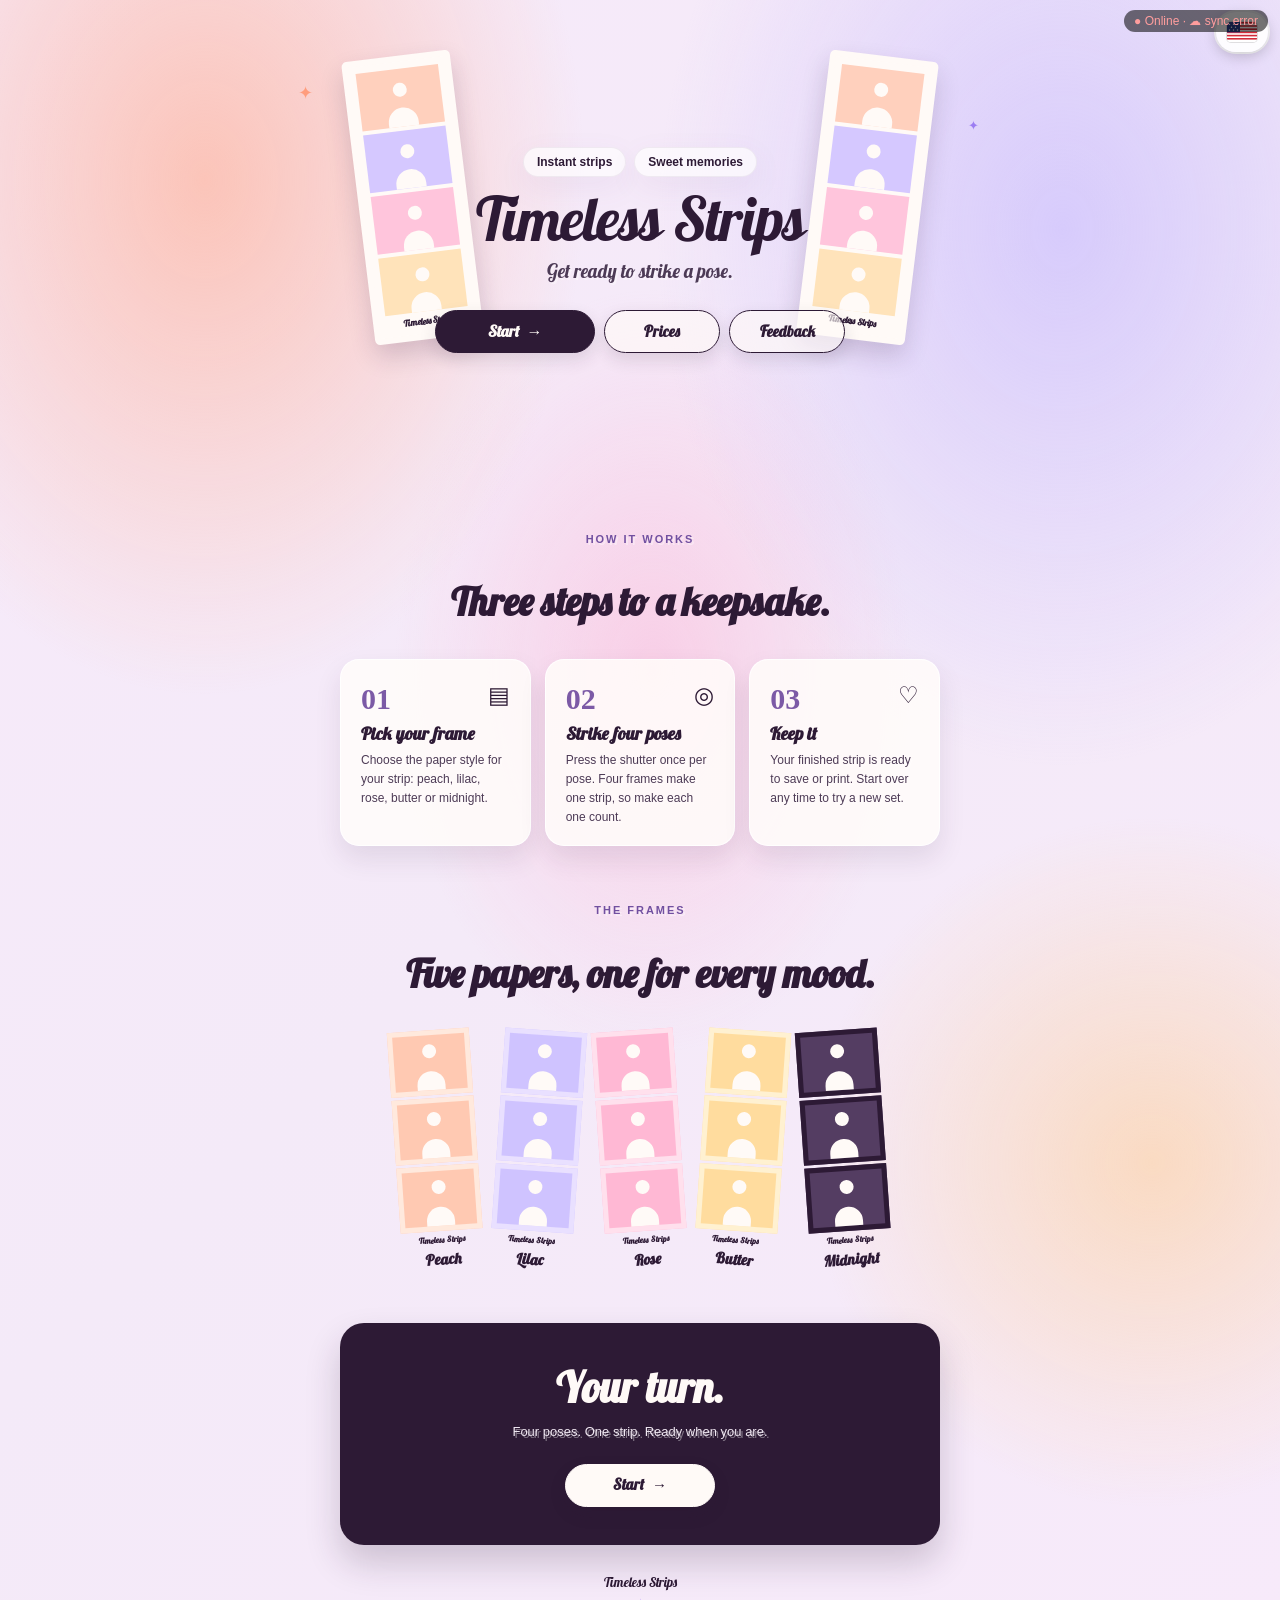
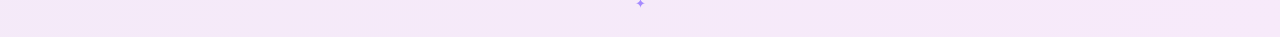
<file: index.html>
<!DOCTYPE html>
<html lang="en">
<head>
  <meta charset="UTF-8">
  <meta name="viewport" content="width=device-width, initial-scale=1">
  <title>Timeless Strips</title>
  <link rel="icon" type="image/png" sizes="64x64" href="[data-uri]">
  <link rel="apple-touch-icon" href="[data-uri]">
  <link rel="preconnect" href="https://fonts.googleapis.com">
  <link rel="preconnect" href="https://fonts.gstatic.com" crossorigin>
  <link rel="stylesheet" href="https://fonts.googleapis.com/css2?family=Lobster&display=swap">
  <link rel="stylesheet" href="style.css">
  <link rel="stylesheet" href="ui.css">
  <link rel="stylesheet" href="welcome-pages.css">
  <link rel="stylesheet" href="booth-pages.css">
</head>
<body>

  <!-- Animated home background -->
  <div id="bg-anim" aria-hidden="true">
    <div class="bg-flare f1"></div>
    <div class="bg-flare f2"></div>
    <div class="bg-flare f3"></div>
    <div class="bg-flare f4"></div>

    <!-- Roaming icons (delete a block to remove an icon) -->
    <div class="roam-x" style="--size:clamp(150px,24vw,280px); --x0:4vw;  --x1:calc(96vw - var(--size)); --dx:38s; --delay:-8s">
      <div class="roam-y" style="--y0:10vh; --y1:calc(96vh - var(--size)~); --dy:29s; --delay:-3s">
        <img class="roam-icon hero" data-icon="selfie" alt="">
      </div>
    </div>
    <div class="roam-x" style="--size:clamp(100px,16vw,190px); --x0:calc(96vw - var(--size)); --x1:6vw; --dx:31s; --delay:-14s">
      <div class="roam-y" style="--y0:60vh; --y1:calc(94vh - var(--size)); --dy:43s; --delay:-20s">
        <img class="roam-icon" data-icon="stick" alt="">
      </div>
    </div>
    <div class="roam-x" style="--size:clamp(90px,13vw,160px); --x0:10vw; --x1:calc(90vw - var(--size)); --dx:45s; --delay:-25s">
      <div class="roam-y" style="--y0:calc(94vh - var(--size)); --y1:6vh; --dy:33s; --delay:-9s">
        <img class="roam-icon" data-icon="booth" alt="">
      </div>
    </div>
    <div class="roam-x" style="--size:clamp(70px,10vw,120px); --x0:calc(80vw - var(--size)); --x1:2vw; --dx:36s; --delay:-30s">
      <div class="roam-y" style="--y0:4vh; --y1:calc(90vh - var(--size)); --dy:41s; --delay:-15s">
        <img class="roam-icon" data-icon="strip" alt="">
      </div>
    </div>

    <!-- More roaming icons (hidden on small phones) -->
    <div class="roam-x extra" style="--size:clamp(70px,10vw,120px); --x0:calc(94vw - var(--size)); --x1:30vw; --dx:41s; --delay:-5s">
      <div class="roam-y" style="--y0:calc(90vh - var(--size)); --y1:12vh; --dy:35s; --delay:-18s">
        <img class="roam-icon" data-icon="camera" alt="">
      </div>
    </div>
    <div class="roam-x extra" style="--size:clamp(80px,12vw,150px); --x0:2vw; --x1:calc(60vw - var(--size)); --dx:47s; --delay:-22s">
      <div class="roam-y" style="--y0:35vh; --y1:calc(96vh - var(--size)); --dy:39s; --delay:-27s">
        <img class="roam-icon" data-icon="circle" alt="">
      </div>
    </div>
    <div class="roam-x extra" style="--size:clamp(90px,13vw,160px); --x0:40vw; --x1:calc(96vw - var(--size)); --dx:33s; --delay:-11s">
      <div class="roam-y" style="--y0:5vh; --y1:calc(70vh - var(--size)); --dy:46s; --delay:-7s">
        <img class="roam-icon" data-icon="boothpink" alt="">
      </div>
    </div>

    <div id="bg-sparkles"></div>
  </div>

  <!-- ============ 1. WELCOME ============ -->
  <a id="admin-link" hidden></a>

  <div id="welcome-screen">
    <header class="site-header">
      <a class="site-brand" href="#" data-page="home" aria-label="Timeless Strips home">Timeless Strips</a>
      <nav class="site-nav" aria-label="Main navigation">
        <button type="button" class="site-nav-link is-active" data-page="home" aria-current="page">Home</button>
        <button type="button" class="site-nav-link" data-start-booth>Photobooth</button>
        <button type="button" class="site-nav-link" data-page="prices">Prices</button>
        <button type="button" class="site-nav-link" data-page="feedback">Feedback</button>
      </nav>
    </header>

    <main class="welcome-content">
      <section class="welcome-page home-page" data-page-panel="home">
        <div class="home-hero">
          <span class="decorative-strip strip-left" aria-hidden="true"><i></i><i></i><i></i><i></i><b>Timeless Strips</b></span>
          <div class="hero-copy">
            <div class="welcome-pills" aria-hidden="true"><span>Instant strips</span><span>Sweet memories</span></div>
            <h1>Timeless Strips</h1>
            <p class="hero-tagline">Get ready to strike a pose.</p>
            <div class="hero-actions">
              <button id="start-btn" class="pill-button pill-primary" data-i18n="welcome.start">Start <span aria-hidden="true">→</span></button>
              <button type="button" class="pill-button pill-outline" data-page="prices">Prices</button>
              <button type="button" class="pill-button pill-outline" data-page="feedback">Feedback</button>
            </div>
          </div>
          <span class="decorative-strip strip-right" aria-hidden="true"><i></i><i></i><i></i><i></i><b>Timeless Strips</b></span>
        </div>

        <section class="home-section how-section">
          <p class="eyebrow">How it works</p>
          <h2>Three steps to a keepsake.</h2>
          <div class="steps-grid">
            <article class="step-card"><span class="step-number">01</span><span class="step-icon" aria-hidden="true">▤</span><h3>Pick your frame</h3><p>Choose the paper style for your strip: peach, lilac, rose, butter or midnight.</p></article>
            <article class="step-card"><span class="step-number">02</span><span class="step-icon" aria-hidden="true">◎</span><h3>Strike four poses</h3><p>Press the shutter once per pose. Four frames make one strip, so make each one count.</p></article>
            <article class="step-card"><span class="step-number">03</span><span class="step-icon" aria-hidden="true">♡</span><h3>Keep it</h3><p>Your finished strip is ready to save or print. Start over any time to try a new set.</p></article>
          </div>
        </section>

        <section class="home-section frames-section">
          <p class="eyebrow">The frames</p>
          <h2>Five papers, one for every mood.</h2>
          <div class="frame-gallery" aria-label="Available photo strip frame colors">
            <div class="frame-sample peach"><span></span><span></span><span></span><b>Timeless Strips</b><strong>Peach</strong></div>
            <div class="frame-sample lilac"><span></span><span></span><span></span><b>Timeless Strips</b><strong>Lilac</strong></div>
            <div class="frame-sample rose"><span></span><span></span><span></span><b>Timeless Strips</b><strong>Rose</strong></div>
            <div class="frame-sample butter"><span></span><span></span><span></span><b>Timeless Strips</b><strong>Butter</strong></div>
            <div class="frame-sample midnight"><span></span><span></span><span></span><b>Timeless Strips</b><strong>Midnight</strong></div>
          </div>
        </section>

        <section class="home-cta">
          <span class="sparkle sparkle-one" aria-hidden="true">✦</span><span class="sparkle sparkle-two" aria-hidden="true">✦</span>
          <h2>Your turn.</h2><p>Four poses. One strip. Ready when you are.</p>
          <button type="button" class="pill-button pill-light" data-start-booth>Start <span aria-hidden="true">→</span></button>
        </section>
      </section>

      <section class="welcome-page prices-page hidden" data-page-panel="prices" aria-labelledby="prices-title">
        <div class="page-heading"><p class="eyebrow">Prices</p><h1 id="prices-title">Keep the moment.</h1><p>Pay as you go for strips or GIFs, or take the monthly pass.<br class="desktop-break"> Every one comes in all five frames.</p></div>
        <div class="format-toggle" role="group" aria-label="Choose a product format">
          <button type="button" class="format-button is-active" data-format="pictures" aria-pressed="true">Pictures</button>
          <button type="button" class="format-button" data-format="gifs" aria-pressed="false">GIFs</button>
        </div>
        <div class="pricing-grid" data-pricing-content>
          <article class="price-card"><div class="product-art product-single" aria-hidden="true"><span></span><span></span><span></span></div><h2>Single Strip</h2><p>One strip, four poses, your pick of frame.</p><div class="price-line"><strong>₱15</strong><span>for 1 strip</span></div><ul><li>One four-pose strip</li><li>Any of the five frames</li><li>Digital download</li><li>Print-ready file</li></ul><button type="button" class="pill-button price-choose" data-plan-id="single_strip">Pay &amp; Start · ₱15</button></article>
          <article class="price-card price-featured"><span class="popular-tag">Most loved</span><div class="product-art product-double" aria-hidden="true"><span></span><span></span><span></span><span></span><span></span><span></span></div><h2>Double Strip</h2><p>Two strips: one for you, one to share.</p><div class="price-line"><strong>₱25</strong><span>for 2 strips</span><span class="saving-tag">Save ₱5</span></div><ul><li>Two four-pose strips</li><li>Mix and match frames</li><li>Digital download</li><li>Print-ready files</li></ul><button type="button" class="pill-button price-choose" data-plan-id="double_strip">Pay &amp; Start · ₱25</button></article>
          <article class="price-card"><div class="product-art product-quad" aria-hidden="true"><span></span><span></span><span></span><span></span><span></span><span></span><span></span><span></span><span></span><span></span><span></span><span></span></div><h2>Quad + GIF</h2><p>Four strips and a looping GIF of your best take.</p><div class="price-line"><strong>₱50</strong><span>for 4 strips + 1 GIF</span></div><span class="saving-tag card-saving">Save ₱10</span><ul><li>Four four-pose strips</li><li>1 looping GIF included</li><li>Mix and match frames</li><li>Digital download</li></ul><button type="button" class="pill-button price-choose" data-plan-id="quad_gif">Pay &amp; Start · ₱50</button></article>
        </div>
        <div class="gif-coming hidden" data-gif-message><span class="eyebrow">Coming soon</span><h2>Standalone GIF packs are on the way.</h2><p>The Quad + GIF plan already includes one GIF. More GIF-only prices are coming soon; picture strip prices are available in the Pictures tab.</p><button type="button" class="pill-button pill-primary" data-format="pictures">View picture prices</button></div>
        <section class="monthly-card"><div class="monthly-copy"><span class="monthly-tag">▣ Monthly pass</span><h2>Everything,<br>unlocked.</h2><p>One pass unlocks unlimited strip and GIF saves for 30 days. No bundles to pick, just walk in and pose.</p><div class="price-line"><strong>₱150</strong><span>for 1 month</span></div><button type="button" class="pill-button pill-light" data-plan-id="monthly_pass">Pay &amp; Start · ₱150</button></div><div class="monthly-perks"><h3>What you get</h3><ul><li>Unlimited strips and GIF saves for 30 days</li><li>All five frames</li><li>Start the booth after payment confirmation</li><li>Valid for 1 month</li></ul></div></section>
      </section>

      <section class="welcome-page feedback-page hidden" data-page-panel="feedback" aria-labelledby="feedback-title">
        <div class="page-heading"><p class="eyebrow">Feedback</p><h1 id="feedback-title">Tell us how it went.</h1><p>Rate the photobooth and leave a note for the next<br class="desktop-break"> person in line.</p></div>
        <div class="feedback-layout">
          <form class="review-form" id="review-form">
            <h2>Leave a review</h2>
            <label for="review-name">Your name</label><input id="review-name" name="name" type="text" maxlength="40" placeholder="Optional" autocomplete="name">
            <fieldset class="rating-field"><legend>Your rating</legend><div class="star-picker" role="group" aria-label="Choose a rating from one to five stars"><button type="button" data-rating="1" aria-label="1 star" aria-pressed="false">☆</button><button type="button" data-rating="2" aria-label="2 stars" aria-pressed="false">☆</button><button type="button" data-rating="3" aria-label="3 stars" aria-pressed="false">☆</button><button type="button" data-rating="4" aria-label="4 stars" aria-pressed="false">☆</button><button type="button" data-rating="5" aria-label="5 stars" aria-pressed="false">☆</button></div><small id="rating-hint">Tap a star to rate</small></fieldset>
            <label for="review-message">Your feedback</label><textarea id="review-message" name="feedback" rows="4" maxlength="500" required></textarea>
            <p class="review-status" id="review-status" role="status" aria-live="polite"></p>
            <button type="submit" class="pill-button pill-primary">Post feedback</button>
          </form>
          <div class="feedback-results"><section class="rating-summary" aria-label="Customer rating summary"><div class="rating-score"><strong id="average-rating">4.7</strong><span id="average-stars" aria-label="4.7 out of 5 stars">★★★★★</span><small id="rating-count">3 ratings</small></div><div class="rating-bars" id="rating-bars" aria-label="Rating breakdown"></div></section><section class="recent-reviews"><h2>Recent feedback</h2><div id="review-list" aria-live="polite"></div></section></div>
        </div>
      </section>
      <footer class="site-footer">Timeless Strips<span aria-hidden="true">✦</span></footer>
    </main>
  </div>

  <!-- Template picker (between Start and Camera) -->
  <div id="template-screen" class="hidden">
    <h1 data-i18n="tmpl.title">Choose your template</h1>
    <div id="template-list"></div>
    <button id="template-confirm" disabled data-i18n="tmpl.continue">Continue</button>
  </div>

  <!-- ============ 2. CAMERA ============ -->
  <div id="booth-screen" class="hidden">
    <header class="booth-header">
      <button id="booth-home-btn" class="booth-home-btn" type="button" data-i18n="btn.home">🏠 Home</button>
      <div class="booth-heading">
        <p class="booth-eyebrow">Your moment starts here</p>
        <h1 class="brand" data-i18n="booth.title">Timeless Strips</h1>
        <p id="template-label"></p>
      </div>
      <span class="booth-live-label"><i aria-hidden="true"></i> Photo studio</span>
    </header>
    <div class="camera-workspace">
      <div id="video-wrap">
        <video id="camera" autoplay playsinline muted></video>
        <canvas id="ar-canvas"></canvas>
        <div id="countdown"></div>
        <div id="flash"></div>
        <div class="camera-tools" aria-label="Camera options">
          <button id="mirror-btn" class="camera-tool is-on" type="button" aria-pressed="true" title="Mirror the preview and photos">↔ Mirror on</button>
          <button id="flash-btn" class="camera-tool is-on" type="button" aria-pressed="true" title="Flash effect and device flash where supported">⚡ Flash on</button>
        </div>
      </div>
      <aside id="camera-rail" aria-labelledby="camera-rail-title">
        <div class="camera-rail-heading">
          <h2 id="camera-rail-title">Photo moments</h2>
          <span class="camera-rail-count"><b id="camera-shot-count">0</b>/<span id="camera-shot-total">4</span></span>
        </div>
        <div id="camera-shot-meter" class="camera-shot-meter" role="progressbar" aria-label="Photo capture progress" aria-valuemin="0" aria-valuemax="4" aria-valuenow="0">
          <span id="camera-shot-meter-fill"></span>
        </div>
        <p id="camera-shot-progress" class="camera-rail-note" aria-live="polite">Your photos will appear here as you go.</p>
        <ol id="camera-shots" aria-label="Photos in this strip"></ol>
      </aside>
    </div>
    <canvas id="canvas" class="hidden"></canvas>
    <canvas id="strip-canvas" class="hidden"></canvas>

    <div id="ar-bar" aria-label="Face filters"></div>
    <p id="ar-status" class="edit-hint"></p>

    <section class="camera-addons" aria-label="Camera add-ons">
      <label class="backdrop-control" for="backdrop-select">
        <span>🌈 Green-screen backdrop</span>
        <select id="backdrop-select">
          <option value="none">Original camera background</option>
          <option value="sunset">Golden hour beach</option>
          <option value="blossom">Blossom garden</option>
          <option value="ocean">Lavender ocean</option>
          <option value="studio">Candy studio</option>
        </select>
      </label>
      <p id="backdrop-status" class="edit-hint" aria-live="polite">Choose a backdrop to replace the background behind you.</p>
    </section>

    <div class="booth-actions">
      <button id="strip-btn">🎞️ Capture Strip (4 Photos)</button>
      <p class="capture-output-note">One capture creates a print-ready photo strip and an animated GIF strip.</p>
      <div class="booth-secondary-actions">
        <button id="change-template-btn" data-i18n="btn.change">🖼️ Change Template</button>
        <button id="gallery-btn" data-i18n="btn.gallery">🗂️ Gallery</button>
      </div>
    </div>
  </div>

  <!-- ============ 3. EDITING ============ -->
  <div id="edit-screen" class="hidden">
    <h1 data-i18n="edit.title">Edit your strip</h1>
    <div class="edit-actions">
      <button id="edit-reset-btn" data-i18n="edit.reset">↩️ Reset</button>
      <button id="edit-autocrop-btn" data-i18n="edit.autocrop">🧠 Auto-crop faces</button>
      <button id="edit-retake-btn" data-i18n="edit.retake">🔁 Retake</button>
      <button id="edit-finalize-btn" data-i18n="edit.finalize">✅ Finalize Strip</button>
    </div>

    <div class="edit-layout">
      <div class="edit-main">
        <p class="edit-hint">Drag a photo to move it &bull; corner dots, scroll, or pinch to zoom</p>
        <div id="edit-wrap"><div id="edit-stage"></div></div>
      </div>

      <aside class="edit-panel">
        <h3>🎨 Filters</h3>
        <div id="filter-list"></div>

        <h3>✨ Stickers</h3>
        <p class="edit-hint">Tap a sticker to add it. Drag to move, use the corner dot to resize and rotate, ✕ to remove.</p>
        <div id="sticker-list"></div>
      </aside>
    </div>
  </div>

  <!-- ============ 4. RESULT ============ -->
  <div id="result-screen" class="hidden">
    <h1 data-i18n="result.title">Your Strip</h1>
    <p id="pay-free-badge" class="pay-free-badge" aria-live="polite">Checking free saves…</p>

    <div id="result-preview" class="dual-output-grid">
      <section class="output-panel" aria-labelledby="photo-strip-title">
        <h2 id="photo-strip-title">📸 Photo Strip</h2>
        <p class="edit-hint output-hint-spacer" aria-hidden="true"></p>
        <img id="final-strip" alt="Your photo strip" class="hidden">
      </section>
      <section id="gif-output-panel" class="output-panel" aria-labelledby="gif-strip-title">
        <h2 id="gif-strip-title">🎞️ GIF Strip</h2>
        <p id="gif-strip-status" class="edit-hint" aria-live="polite">Your animated strip will appear here.</p>
        <img id="final-gif" alt="Your animated photo strip" class="hidden">
        <div class="result-actions gif-actions">
          <button id="gif-download-btn" type="button" disabled>💾 Save GIF</button>
          <button id="gif-share-btn" type="button" disabled>📤 Share GIF</button>
        </div>
      </section>
      <p id="result-empty" class="muted hidden" data-i18n="result.empty">No strip selected yet. Take one, or pick one from the gallery below.</p>
    </div>

    <div class="result-actions">
      <button id="print-btn" data-i18n="btn.print">🖨️ Print</button>
      <button id="download-btn" data-i18n="btn.save">💾 Save</button>
      <button id="share-btn" data-i18n="btn.share">📤 Share</button>
      <button id="qr-btn" data-i18n="btn.phone">📱 Phone</button>
    </div>
    <div id="print-settings">
      <label data-i18n="print.paper">Paper
        <select id="print-layout">
          <option value="single">2×6 in strip</option>
          <option value="twoup">4×6 in — 2 strips side by side</option>
        </select>
      </label>
      <label data-i18n="print.copies">Copies
        <input id="print-copies" type="number" min="1" max="10" value="1">
      </label>
      <label class="print-check" data-i18n="print.auto"><input id="print-auto" type="checkbox"> Print automatically after each strip</label>
      <p class="edit-hint">For instant, no-dialog printing set your booth printer as the default and launch the browser with <code>--kiosk-printing</code>.</p>
    </div>

    <div class="result-actions">
      <button id="edit-again-btn" data-i18n="btn.editagain">✏️ Edit Again</button>
      <button id="new-strip-btn" data-i18n="btn.new">📸 New Strip</button>
      <button id="home-btn" data-i18n="btn.home">🏠 Home</button>
    </div>

    <h2 class="gallery-title" data-i18n="gallery.title">🖼️ Gallery of past strips</h2>
    <div id="gallery"></div>
  </div>

  <dialog id="pay-dialog" class="pay-dialog" aria-labelledby="pay-dialog-title">
    <h3 id="pay-dialog-title">Save your memory</h3>
    <p id="pay-dialog-copy">Your free saves are used. Pay securely with GCash to unlock the selected save or bundle.</p>
    <p id="pay-dialog-price" class="pay-dialog-price"></p>
    <section id="pay-qr-payment" class="pay-qr-payment hidden" aria-label="Manual GCash payment">
      <h4 id="pay-qr-payment-label">GCash payment</h4>
      <img id="pay-qr-payment-image" alt="GCash payment QR code">
      <p>After paying, show your payment confirmation to booth staff and ask for a counter voucher. QR payments are verified by staff and do not unlock saves automatically.</p>
    </section>
    <label>Voucher code
      <input id="pay-voucher-input" type="text" autocomplete="off" autocapitalize="characters" placeholder="XXXX-XXXX-XXXX">
    </label>
    <label>Bundle (optional)
      <select id="pay-bundle-select"><option value="">Single save</option></select>
    </label>
    <p id="pay-dialog-message" role="status" class="pay-dialog-message"></p>
    <div class="pay-dialog-actions">
      <button id="pay-dialog-cancel" type="button">Not now</button>
      <button id="pay-dialog-confirm" type="button">Redeem voucher</button>
      <button id="pay-gcash-checkout" type="button">Pay with GCash</button>
      <button id="pay-finish-save" type="button" class="hidden">Finish save</button>
    </div>
  </dialog>

  <dialog id="plan-payment-dialog" class="plan-payment-dialog" aria-labelledby="plan-payment-title">
    <div class="plan-payment-content">
      <span id="plan-payment-icon" class="plan-payment-icon" aria-hidden="true">✨</span>
      <p class="eyebrow">Secure GCash checkout</p>
      <h2 id="plan-payment-title">Starting your checkout</h2>
      <p id="plan-payment-product" class="plan-payment-product"></p>
      <p id="plan-payment-message" class="plan-payment-message" role="status" aria-live="polite">Connecting to PayMongo…</p>
      <div class="plan-payment-actions">
        <button id="plan-payment-check" type="button" class="pill-button price-choose hidden">Check payment status</button>
        <button id="plan-payment-retry" type="button" class="pill-button price-choose hidden">Try checkout again</button>
        <button id="plan-payment-close" type="button" class="pill-button pill-outline">Close</button>
      </div>
    </div>
  </dialog>

  <dialog id="qr-dlg" aria-labelledby="qr-title">
    <button id="qr-close" class="qr-x" type="button" aria-label="Close">✕</button>
    <h3 id="qr-title" data-i18n="qr.title">Get it on your phone</h3>
    <p class="qr-sub" data-i18n="qr.sub">Point your phone camera at the code</p>
    <div id="qr-box"></div>
    <p id="qr-msg"></p>
    <div id="qr-share" class="hidden">
      <p class="qr-share-h" data-i18n="qr.share">Or share the link</p>
      <div id="qr-social" class="social-row"></div>
      <p class="qr-note" data-i18n="qr.note">Anyone with this link can see the strip.</p>
    </div>
  </dialog>

  <div id="net-badge" class="net-online" title="Connection / cloud sync status">● Online</div>
  <div id="app-toast" role="status"></div>

  <script src="i18n.js"></script>
  <script src="fx.js"></script>
  <script src="qr.js"></script>
  <script src="share-ui.js"></script>
  <script src="cloud-config.js"></script>
  <script src="icons.js"></script>
  <script src="templates-store.js"></script>
  <script src="device-tracer.js"></script>
  <script src="pay-system.js"></script>
  <script src="face-engine.js"></script>
  <script src="script.js"></script>
  <script src="welcome-pages.js"></script>

  
</body>
</html>
</file>
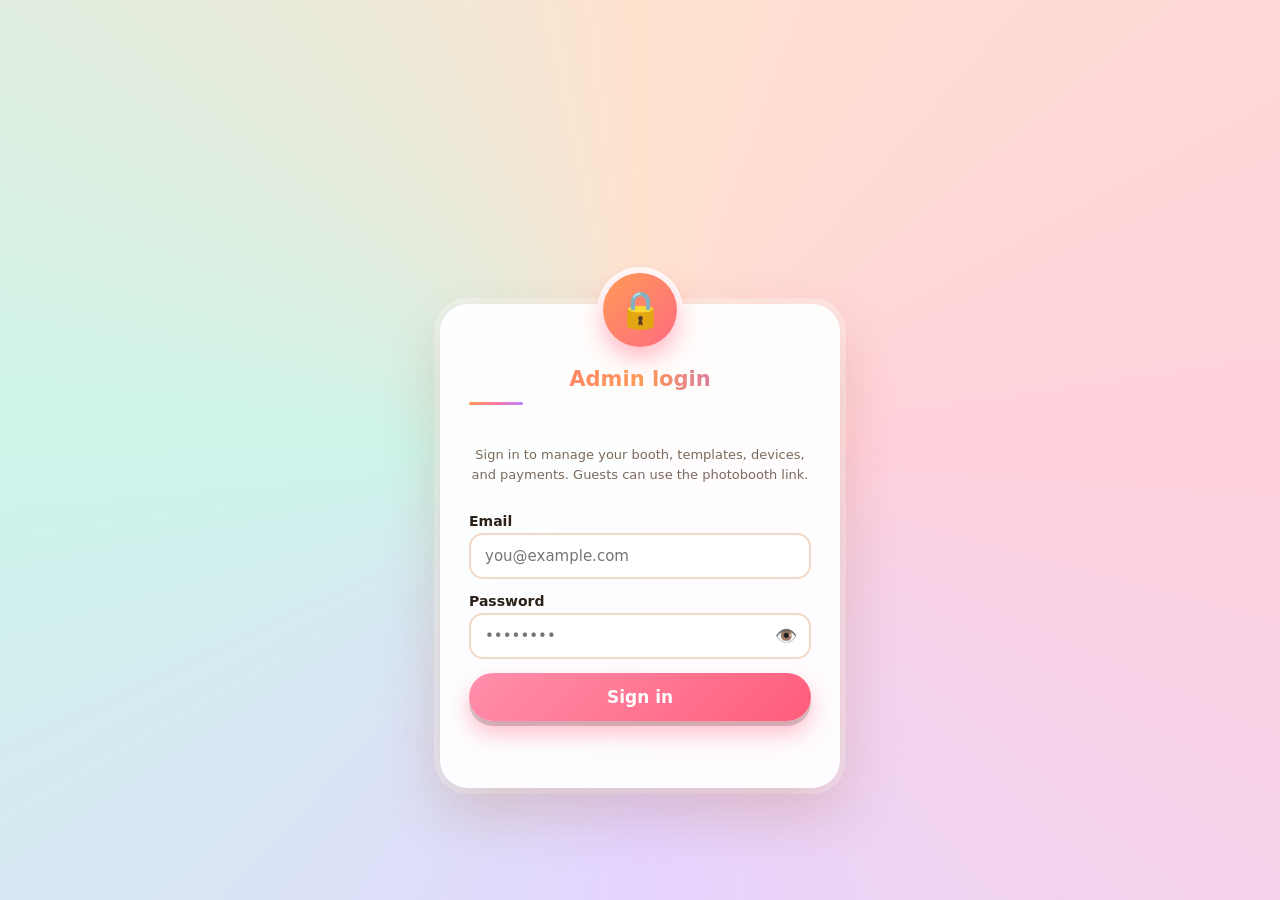
<file: admin.html>
<!DOCTYPE html>
<html lang="en">
<head>
  <meta charset="UTF-8">
  <meta name="viewport" content="width=device-width, initial-scale=1">
  <title>Admin · Timeless Strips</title>
  <link rel="stylesheet" href="admin.css">
  <link rel="stylesheet" href="admin-fx.css">
  <link rel="stylesheet" href="admin-theme.css">
</head>
<body class="locked booting">

  <!-- Login gate: the dashboard stays hidden until an admin signs in -->
  <section id="login" class="login-wrap">
    <div class="floaties" aria-hidden="true">
      <span>📸</span><span>✨</span><span>🎞️</span><span>💖</span><span>🐰</span><span>⭐</span><span>🎀</span><span>📷</span>
    </div>
    <form id="login-form" class="card login-card">
      <div class="login-badge" aria-hidden="true">🔒</div>
      <h2>Admin login</h2>
      <p class="muted small">Sign in to manage your booth, templates, devices, and payments. Guests can use the photobooth link.</p>
      <label class="lf">Email<input id="login-email" type="email" autocomplete="username" placeholder="you@example.com" required></label>
      <label class="lf">Password
        <span class="pw-wrap"><input id="login-pass" type="password" autocomplete="current-password" placeholder="••••••••" required>
        <button type="button" id="pw-toggle" class="pw-toggle" aria-label="Show password">👁️</button></span>
      </label>
      <button id="login-btn" class="btn" type="submit">Sign in</button>
      <p id="login-msg" class="muted small"></p>
    </form>
  </section>

  <header class="top">
    <h1>Timeless Strips <span>Admin</span></h1>
    <div class="top-actions">
      <a class="btn ghost" href="index.html">← Photobooth</a>
      <button id="logout-btn" class="btn ghost">Sign out</button>
      <button id="export-btn" class="btn ghost">⬇ Export</button>
      <button id="import-btn" class="btn ghost">⬆ Import</button>
      <input type="file" id="import-input" accept="application/json,.json" hidden>
    </div>
  </header>

  <main>
    <!-- 1. Categories -->
    <section class="card">
      <h2>🗂️ Categories <span id="cat-count" class="pill"></span></h2>
      <p class="muted small">Organize templates into categories. Guests can browse by category in the photobooth.</p>
      <div id="cat-list"></div>
      <div class="cat-add-row">
        <input id="cat-new-emoji" type="text" maxlength="4" placeholder="🎉" aria-label="Emoji for new category">
        <input id="cat-new-name" type="text" maxlength="30" placeholder="New category name" aria-label="New category name">
        <button id="cat-add-btn" class="btn">+ Add</button>
      </div>
      <button id="cat-restore" class="btn ghost small">↺ Restore default categories</button>
    </section>

    <!-- 2. Upload -->
    <section class="card">
      <h2>Upload templates</h2>
      <label class="field" style="max-width:320px">Category for new uploads
        <select id="upload-cat"></select>
      </label>
      <div id="dropzone" tabindex="0">
        <p class="dz-title"><b>Drag &amp; drop</b> PNG or JPG templates here</p>
        <p class="muted">or</p>
        <button id="pick-btn" class="btn">Choose files</button>
        <input type="file" id="file-input" accept="image/png,image/jpeg" multiple hidden>
      </div>
      <label class="check">
        <input type="checkbox" id="opt-transparent" checked>
        Make detected white photo boxes transparent
      </label>
      <p class="muted small">
        Each template is resized to 600×1800 (2×6 in), optimized, and its photo windows are
        detected automatically. You can fine-tune them with <b>Edit</b>.
      </p>
      <div id="upload-log"></div>
    </section>

    <!-- 3. Template list -->
    <section class="card">
      <div class="section-title-row">
        <h2>Templates <span id="count" class="pill"></span></h2>
        <label class="visually-hidden" for="grid-filter">Filter templates by category</label>
        <select id="grid-filter"></select>
      </div>
      <div id="grid"></div>
      <p class="muted small" id="sync-note">
        Uploaded templates are saved in this browser. The photobooth opened in the same browser
        loads them automatically. To use them on another device, use <b>Export</b> here and
        <b>Import</b> there.
      </p>
    </section>

    <!-- Devices card is no longer hardcoded here: admin-devices.js builds its own
         "#dev-card" (with "dv-" prefixed ids) and inserts it right above, so this
         static block — which used the wrong "dev-" prefix and silently did nothing —
         has been removed. If you ever see a lifeless duplicate card again, it means
         admin-devices.js found an element with id="dev-card" already in the page and
         skipped building its real one; just delete the static block like this again. -->

    <!-- 4. Cloud sync -->
    <section class="card" id="cloud-card">
      <h2>☁️ Cloud sync <span id="cloud-pill" class="pill">off</span></h2>
      <p class="muted small">
        Share templates and finished strips between devices. Create a free Supabase project,
        run <code>supabase-setup.sql</code> once (it also switches on real-time), then paste the project URL and the
        <b>anon public</b> key below. Use the same <b>library code</b> on every device. Once connected, new or deleted templates appear on every open device within a second or two — no refresh needed.
      </p>
      <div class="cloud-form">
        <label>Project URL<input id="cloud-url" type="url" placeholder="https://xxxx.supabase.co" autocomplete="off"></label>
        <label>Publishable (anon) key<input id="cloud-key" type="password" placeholder="eyJ…" autocomplete="off"></label>
        <label>Library code <small class="muted">(acts like a shared password)</small>
          <input id="cloud-lib" type="text" placeholder="my-booth-4f8a2c91" autocomplete="off"></label>
      </div>
      <div class="cloud-actions">
        <button id="cloud-save" class="btn">Connect &amp; sync</button>
        <button id="cloud-now" class="btn ghost">Sync now</button>
        <button id="cloud-off" class="btn ghost">Turn off</button>
      </div>
      <p id="cloud-msg" class="muted small"></p>
    </section>
  </main>

  <!-- Confirm dialog -->
  <dialog id="confirm-dlg">
    <h3 id="cf-title">Delete template?</h3>
    <p id="cf-msg"></p>
    <div class="dlg-foot">
      <button id="cf-no" class="btn ghost">Cancel</button>
      <button id="cf-yes" class="btn danger">Delete</button>
    </div>
  </dialog>

  <!-- Edit dialog -->
  <dialog id="edit-dlg">
    <div class="dlg-head">
      <h3>Edit template</h3>
      <button id="ed-close" class="icon-btn" aria-label="Close">✕</button>
    </div>
    <div class="dlg-body">
      <div class="ed-left">
        <div id="ed-wrap"><div id="ed-stage"></div></div>
      </div>
      <div class="ed-right">
        <label class="field">Name
          <input id="ed-name" type="text" maxlength="40">
        </label>
        <p class="muted small" id="ed-info"></p>
        <p class="muted small">Drag a box to move it, drag its corner to resize, or type exact numbers.</p>
        <table id="ed-table">
          <thead><tr><th>#</th><th>X</th><th>Y</th><th>W</th><th>H</th><th></th></tr></thead>
          <tbody></tbody>
        </table>
        <div class="row">
          <button id="ed-add" class="btn ghost">+ Add slot</button>
          <button id="ed-detect" class="btn ghost">🔍 Auto-detect</button>
        </div>
      </div>
    </div>
    <div class="dlg-foot">
      <button id="ed-cancel" class="btn ghost">Cancel</button>
      <button id="ed-save" class="btn">Save changes</button>
    </div>
  </dialog>

  <div id="toast" popover="manual" role="status"></div>

  <script src="cloud-config.js"></script>
  <script src="templates-store.js"></script>
  <script src="device-tracer.js"></script>
  <script src="pay-system.js"></script>
  <script src="admin.js"></script>
  <script src="admin-auth.js"></script>
  <script src="admin-devices.js"></script>
  <script src="admin-tabs.js"></script>
  <script src="admin-fx.js"></script>
  <script src="admin-payments.js"></script>
  <script>if ("serviceWorker" in navigator && location.protocol !== "file:") navigator.serviceWorker.register("sw.js").catch(function(){});</script>
</body>
</html>
</file>
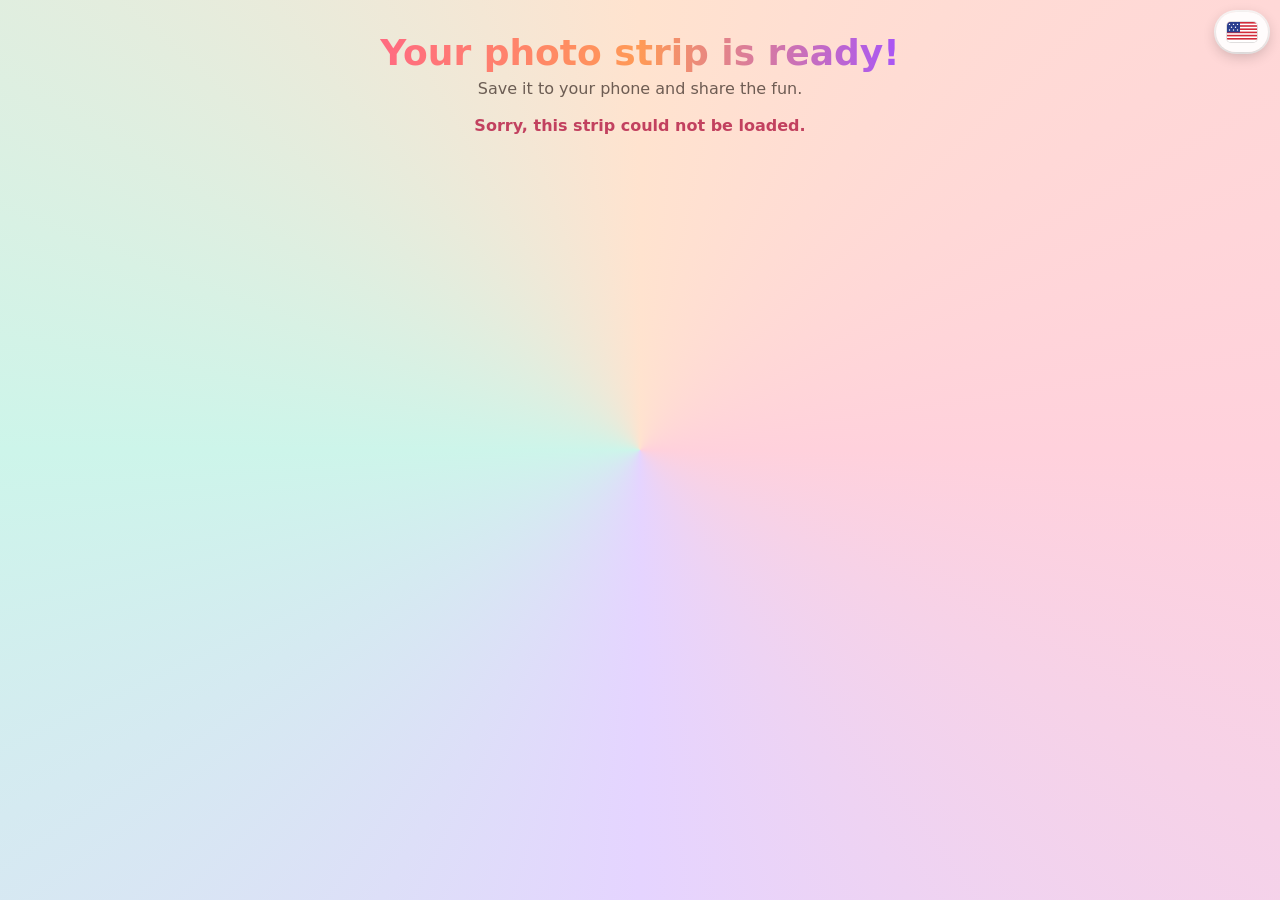
<file: get.html>
<!DOCTYPE html>
<html lang="en">
<head>
  <meta charset="UTF-8">
  <meta name="viewport" content="width=device-width, initial-scale=1, viewport-fit=cover">
  <title>Your photo strip</title>
  <meta name="robots" content="noindex">
  <style>
    :root { --ink: #4a3b34; }
    * { box-sizing: border-box; }
    html, body { margin: 0; min-height: 100%; }
    body {
      font-family: system-ui, -apple-system, 'Segoe UI', sans-serif; color: var(--ink); text-align: center;
      min-height: 100vh; min-height: 100dvh; overflow-x: hidden;
      padding: max(20px, env(safe-area-inset-top)) 16px max(28px, env(safe-area-inset-bottom));
      background: #ffe9dc; position: relative;
    }
    body::before {
      content: ''; position: fixed; inset: -40%; z-index: -1;
      background: conic-gradient(from 0deg, #ffe3cf, #ffd1dc, #e5d4ff, #cdf5ea, #ffe3cf);
      animation: spin 40s linear infinite;
    }
    @keyframes spin { to { transform: rotate(360deg); } }
    .confetti { position: fixed; inset: 0; pointer-events: none; z-index: 0; overflow: hidden; }
    .confetti i { position: absolute; top: -20px; width: 10px; height: 16px; border-radius: 3px; opacity: 0;
      animation: fall linear infinite; }
    @keyframes fall { 0% { transform: translateY(0) rotate(0); opacity: 0; } 8% { opacity: 1; }
      100% { transform: translateY(110vh) rotate(720deg); opacity: .9; } }
    main { position: relative; z-index: 1; max-width: 520px; margin: 0 auto; }
    h1 { margin: 12px 0 6px; font-size: clamp(26px, 7vw, 36px);
      background: linear-gradient(90deg, #ff6b81, #ff9a56, #a855f7); -webkit-background-clip: text; background-clip: text;
      -webkit-text-fill-color: transparent; animation: pop .7s cubic-bezier(.3, 1.6, .5, 1) both; }
    .sub { margin: 0 0 18px; opacity: .8; animation: pop .7s .1s cubic-bezier(.3, 1.6, .5, 1) both; }
    @keyframes pop { from { opacity: 0; transform: translateY(16px) scale(.9); } }
    .frame { position: relative; display: inline-block; padding: 18px 12px 0; }
    .frame::before { content: ''; position: absolute; top: 2px; left: 50%; width: 92px; height: 26px; z-index: 2;
      transform: translateX(-50%) rotate(-3deg); box-shadow: 0 2px 6px rgba(0,0,0,.15);
      background: repeating-linear-gradient(45deg, rgba(255,179,198,.9) 0 8px, rgba(255,224,232,.9) 8px 16px); }
    #strip { display: block; width: min(280px, 72vw); height: auto; background: #fff; padding: 10px 10px 30px; border-radius: 6px;
      box-shadow: 0 16px 36px rgba(90, 50, 30, .3); transform-origin: 50% 0;
      animation: drop 1s cubic-bezier(.2, 1.4, .4, 1) both, sway 6s 1s ease-in-out infinite; }
    @keyframes drop { from { opacity: 0; transform: translateY(-60px) rotate(-8deg); } to { transform: rotate(-1.5deg); } }
    @keyframes sway { 0%, 100% { transform: rotate(-1.5deg); } 50% { transform: rotate(1.2deg); } }
    .btn { position: relative; overflow: hidden; display: inline-block; margin-top: 22px; padding: 15px 34px; border: 0; border-radius: 999px;
      font: inherit; font-size: 18px; font-weight: 700; color: #fff; cursor: pointer; text-decoration: none;
      background: linear-gradient(135deg, #34d399, #10b981);
      box-shadow: 0 5px 0 rgba(0,0,0,.16), 0 12px 22px rgba(16,185,129,.4);
      transition: transform .15s cubic-bezier(.3, 1.6, .5, 1); animation: pop .7s .3s cubic-bezier(.3, 1.6, .5, 1) both; }
    .btn::after { content: ''; position: absolute; top: 0; left: -80%; width: 50%; height: 100%; transform: skewX(-20deg);
      background: linear-gradient(100deg, transparent, rgba(255,255,255,.55), transparent); animation: shine 2.8s 1.2s ease-in-out infinite; }
    @keyframes shine { 60%, 100% { left: 130%; } }
    .btn:active { transform: translateY(3px) scale(.97); }
    .hint { font-size: 12.5px; opacity: .7; margin: 12px 0 0; }
    h2 { font-size: 16px; margin: 30px 0 12px; }
    #msg { min-height: 20px; font-weight: 600; }
    #msg.err { color: #c2415f; }
    .hidden { display: none !important; }
    /* social icons */
    .social-row { display: flex; flex-wrap: wrap; gap: 12px; justify-content: center; }
    .soc { --c: #888; position: relative; width: 48px; height: 48px; display: grid; place-items: center; border: 0; border-radius: 50%;
      color: #fff; background: var(--c); cursor: pointer; text-decoration: none; padding: 0;
      box-shadow: 0 5px 12px rgba(0,0,0,.2);
      transition: transform .22s cubic-bezier(.3, 1.8, .5, 1), box-shadow .22s, filter .2s;
      animation: socIn .5s cubic-bezier(.3, 1.6, .5, 1) calc(var(--i, 0) * 70ms + .4s) backwards; -webkit-tap-highlight-color: transparent; }
    .soc svg { width: 24px; height: 24px; transition: transform .25s cubic-bezier(.3, 1.8, .5, 1); }
    .soc:hover, .soc:focus-visible { transform: translateY(-6px) scale(1.14); box-shadow: 0 12px 20px rgba(0,0,0,.28), 0 0 0 4px rgba(255,255,255,.7); filter: brightness(1.08); outline: none; }
    .soc:hover svg { transform: rotate(-10deg) scale(1.12); }
    .soc:active { transform: scale(.9); }
    @keyframes socIn { from { opacity: 0; transform: translateY(18px) scale(.5); } }
    .soc.copied::after { content: attr(data-tip); position: absolute; bottom: calc(100% + 10px); left: 50%; transform: translateX(-50%);
      background: #2b2118; color: #fff; font-size: 12px; white-space: nowrap; padding: 5px 10px; border-radius: 999px; }
    @media (prefers-reduced-motion: reduce) { *, *::before, *::after { animation: none !important; transition: none !important; } .confetti { display: none; } }
  </style>
  <link rel="stylesheet" href="ui.css">
</head>
<body>
  <div class="confetti" aria-hidden="true"></div>
  <main>
    <h1 data-i18n="get.title">Your photo strip is ready!</h1>
    <p class="sub" data-i18n="get.sub">Save it to your phone and share the fun.</p>
    <p id="msg" data-i18n="get.loading">Loading your strip…</p>
    <div id="ok" class="hidden">
      <div class="frame"><img id="strip" alt="Your photo strip"></div><br>
      <button id="save" class="btn" data-i18n="get.save">💾 Save to phone</button>
      <p class="hint" data-i18n="get.hint">If saving doesn’t start, press and hold the picture.</p>
      <h2 data-i18n="get.share">Share with friends</h2>
      <div id="social" class="social-row"></div>
    </div>
  </main>

  <script src="i18n.js"></script>
  <script src="share-ui.js"></script>
  <script>
    (function () {
      var $ = function (id) { return document.getElementById(id); };
      // confetti
      var c = document.querySelector('.confetti'), cols = ['#ff6b81', '#ff9a56', '#a855f7', '#34d399', '#60a5fa', '#fbbf24'];
      for (var i = 0; i < 26; i++) {
        var p = document.createElement('i');
        p.style.left = Math.random() * 100 + '%'; p.style.background = cols[i % cols.length];
        p.style.animationDuration = 6 + Math.random() * 6 + 's'; p.style.animationDelay = Math.random() * 6 + 's';
        c.appendChild(p);
      }
      var params = new URLSearchParams(location.search);
      var src = params.get('i') || '';
      var msg = $('msg');
      // only accept images from a Supabase public storage URL
      var okSrc = /^https:\/\/[a-z0-9.-]+\/storage\/v1\/object\/public\/[A-Za-z0-9_\-%\/.]+$/i.test(src);
      if (params.get('l') && typeof I18N !== 'undefined') I18N.set(params.get('l'));

      function fail() { msg.className = 'err'; msg.removeAttribute('data-i18n'); msg.textContent = I18N.t('get.err'); }
      if (!okSrc) { fail(); return; }

      var img = $('strip');
      img.onload = function () {
        msg.classList.add('hidden'); $('ok').classList.remove('hidden');
        ShareUI.render($('social'), location.href, I18N.t('get.title'));
      };
      img.onerror = fail;
      img.src = src;

      $('save').addEventListener('click', function () {
        fetch(src).then(function (r) { return r.blob(); }).then(function (b) {
          var a = document.createElement('a');
          a.href = URL.createObjectURL(b); a.download = 'timeless-strip.png';
          document.body.appendChild(a); a.click(); a.remove();
          setTimeout(function () { URL.revokeObjectURL(a.href); }, 4000);
        }).catch(function () { window.open(src, '_blank'); });
      });
      window.addEventListener('langchange', function () {
        if (!$('ok').classList.contains('hidden')) ShareUI.render($('social'), location.href, I18N.t('get.title'));
      });
    })();
  </script>
</body>
</html>
</file>
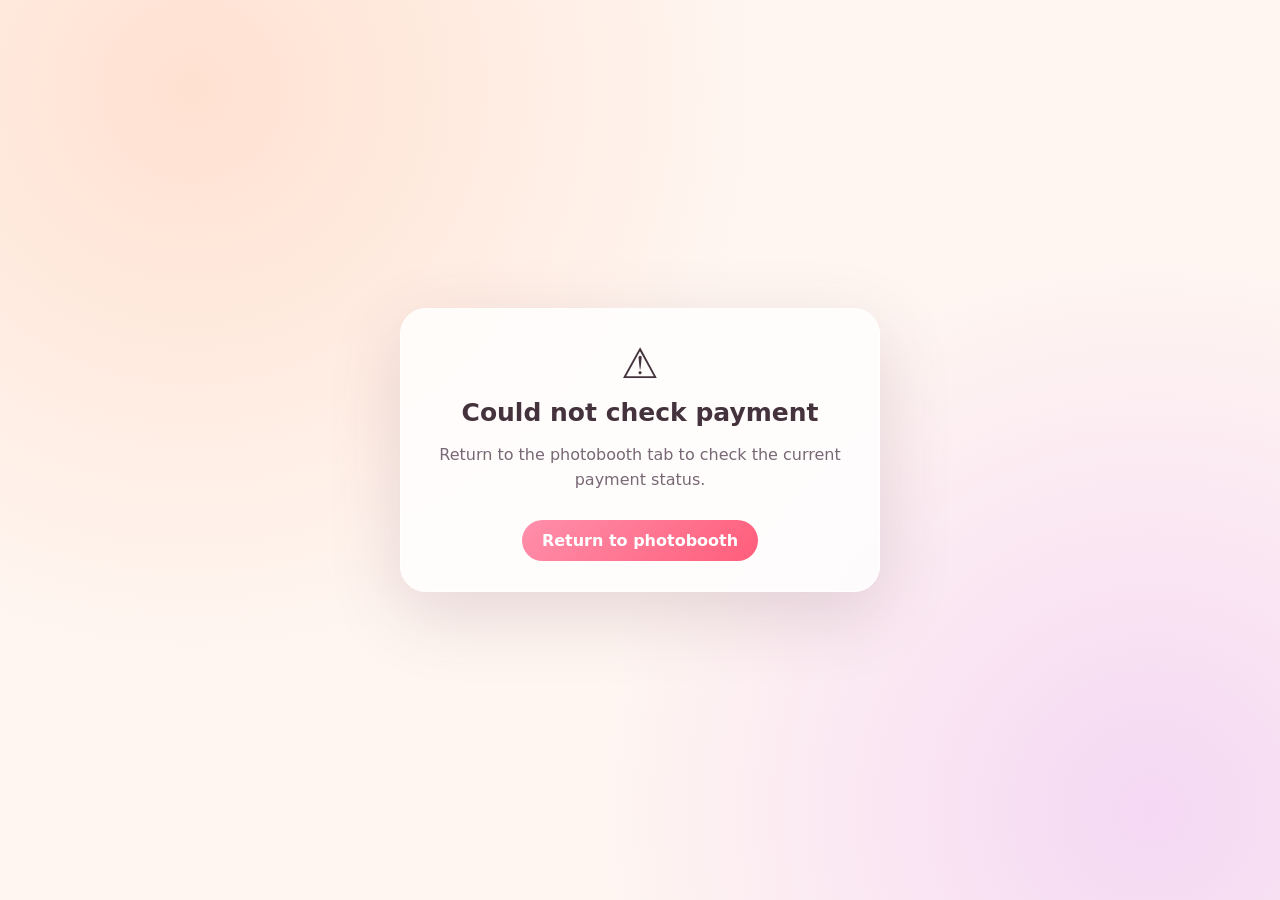
<file: payment-return.html>
<!doctype html>
<html lang="en">
<head>
  <meta charset="utf-8">
  <meta name="viewport" content="width=device-width, initial-scale=1">
  <meta name="robots" content="noindex">
  <title>Payment status · Timeless Strips</title>
  <style>
    :root { color-scheme: light; font-family: system-ui, -apple-system, "Segoe UI", sans-serif; color: #44323c; background: #fff6f1; }
    * { box-sizing: border-box; }
    body { min-height: 100vh; margin: 0; display: grid; place-items: center; padding: 20px; background: radial-gradient(circle at 15% 10%, #ffe1d1, transparent 42%), radial-gradient(circle at 90% 90%, #f5d8f4, transparent 40%), #fff6f1; }
    main { width: min(480px, 100%); padding: 30px; border: 1px solid #fff; border-radius: 26px; background: rgba(255,255,255,.82); box-shadow: 0 22px 70px rgba(93,53,75,.17); text-align: center; }
    .icon { font-size: 42px; }
    h1 { margin: 10px 0; font-size: 25px; }
    p { color: #786875; line-height: 1.55; }
    button { margin-top: 12px; padding: 11px 20px; border: 0; border-radius: 999px; color: #fff; background: linear-gradient(135deg,#ff8fab,#ff5d7a); font: inherit; font-weight: 800; cursor: pointer; }
  </style>
</head>
<body>
  <main>
    <div id="payment-icon" class="icon" aria-hidden="true">⏳</div>
    <h1 id="payment-title">Checking your payment</h1>
    <p id="payment-message" role="status">Keep the photobooth tab open. Your purchase is unlocked after PayMongo confirms your GCash payment.</p>
    <button id="close-payment" type="button">Return to photobooth</button>
  </main>
  <script src="cloud-config.js"></script>
  <script>
    (function () {
      'use strict';
      const query = new URLSearchParams(location.search);
      const orderId = query.get('order') || '';
      const deviceId = query.get('device') || '';
      const canceled = query.get('state') === 'cancel';
      const icon = document.getElementById('payment-icon');
      const title = document.getElementById('payment-title');
      const message = document.getElementById('payment-message');
      document.getElementById('close-payment').addEventListener('click', function () {
        window.close();
        setTimeout(function () { location.href = 'index.html'; }, 250);
      });

      if (canceled) {
        icon.textContent = '↩️';
        title.textContent = 'Checkout closed';
        message.textContent = 'If you completed payment before returning here, leave the photobooth open while PayMongo confirms it. Otherwise, return to the booth and retry checkout when ready.';
      }
      if (!/^[0-9a-f-]{36}$/i.test(orderId) || !/^dev-[a-z0-9]+$/i.test(deviceId) ||
          !window.CLOUD_CONFIG || !window.CLOUD_CONFIG.url || !window.CLOUD_CONFIG.key) {
        if (!canceled) {
          icon.textContent = '⚠️';
          title.textContent = 'Could not check payment';
          message.textContent = 'Return to the photobooth tab to check the current payment status.';
        }
        return;
      }

      async function checkStatus() {
        const response = await fetch(window.CLOUD_CONFIG.url.replace(/\/+$/, '') + '/functions/v1/payment-status', {
          method: 'POST',
          headers: { apikey: window.CLOUD_CONFIG.key, 'Content-Type': 'application/json' },
          body: JSON.stringify({ order_id: orderId, device_id: deviceId })
        });
        const data = await response.json().catch(function () { return {}; });
        if (!response.ok) throw new Error(data.error || 'Payment status request failed.');
        return data;
      }

      let attempts = 0;
      let connectionFailures = 0;
      const timer = setInterval(async function () {
        if (++attempts > 120) {
          clearInterval(timer);
          icon.textContent = '⌛';
          title.textContent = 'Payment confirmation timed out';
          message.textContent = 'If you already paid, keep the photobooth tab open and check the status there before trying checkout again.';
          return;
        }
        try {
          const status = await checkStatus();
          connectionFailures = 0;
          if (status.status === 'paid') {
            clearInterval(timer);
            icon.textContent = '✅';
            title.textContent = 'Payment confirmed';
            message.textContent = status.plan_id
              ? (status.product_name || 'Your plan') + ' has been added to this booth. Return to the photobooth tab; it will open automatically.'
              : status.quantity + ' ' + status.media_type.toUpperCase() +
                ' save' + (status.quantity === 1 ? '' : 's') + ' added to your photobooth device. Return to the booth tab to save.';
          } else if (status.status === 'failed' || status.status === 'expired') {
            clearInterval(timer);
            icon.textContent = '❌';
            title.textContent = status.status === 'failed' ? 'Payment declined' : 'Checkout timed out';
            message.textContent = status.status === 'failed'
              ? 'Payment failed. Your GCash payment was declined. Return to the booth and try again.'
              : 'Payment did not complete before checkout expired. Return to the booth and try again.';
          } else if (status.status === 'pending' && status.payment_attempt_status === 'failed') {
            clearInterval(timer);
            icon.textContent = '❌';
            title.textContent = 'Payment declined';
            message.textContent = 'Your GCash payment was declined. Return to the booth to retry the same secure checkout.';
          }
        } catch (error) {
          console.error('Could not check payment status:', error);
          connectionFailures += 1;
          if (connectionFailures >= 4) {
            clearInterval(timer);
            icon.textContent = '📶';
            title.textContent = 'Connection issue';
            message.textContent = 'Connection issue, please retry. If you paid, check the booth tab before trying checkout again.';
          }
        }
      }, 3000);
    })();
  </script>
</body>
</html>
</file>
<file: style.css>
/* Import Google Font */
@import url('https://fonts.googleapis.com/css2?family=Lobster&display=swap');

body {
  margin: 0;
  text-align: center;
  background: linear-gradient(180deg, #fffaf7 0%, #fff4ef 100%);
  color: #222;
  font-family: sans-serif;
}

.hidden {
  display: none !important;
}

/* Welcome screen */
#welcome-screen {
  position: fixed;
  inset: 0;
  display: flex;
  flex-direction: column;
  align-items: center;
  justify-content: center;
  gap: 1rem;
  padding: 2rem;
  background:
    radial-gradient(circle at 20% 20%, rgba(255, 216, 184, 0.95), transparent 26%),
    radial-gradient(circle at 80% 18%, rgba(214, 214, 255, 0.9), transparent 24%),
    radial-gradient(circle at 50% 90%, rgba(255, 206, 230, 0.9), transparent 28%),
    linear-gradient(135deg, rgba(255, 240, 247, 0.96), rgba(236, 232, 255, 0.94), rgba(255, 247, 221, 0.96));
  overflow: hidden;
}

#welcome-screen::before,
#welcome-screen::after {
  content: "";
  position: absolute;
  border-radius: 50%;
  filter: blur(8px);
  opacity: 0.72;
  animation: floatBlob 16s ease-in-out infinite alternate;
}

#welcome-screen::before {
  width: 360px;
  height: 360px;
  left: 10%;
  top: 10%;
  background: rgba(255, 179, 198, 0.32);
}

#welcome-screen::after {
  width: 300px;
  height: 300px;
  right: 12%;
  bottom: 12%;
  background: rgba(172, 191, 255, 0.32);
  animation-delay: 1s;
}

.welcome-pills {
  position: relative;
  z-index: 1;
  display: flex;
  flex-wrap: wrap;
  justify-content: center;
  gap: 0.75rem;
}

.welcome-pills span {
  display: inline-flex;
  align-items: center;
  justify-content: center;
  padding: 0.58rem 1rem;
  border-radius: 999px;
  background: rgba(255, 255, 255, 0.5);
  border: 1px solid rgba(109, 82, 91, 0.12);
  box-shadow: 0 10px 30px rgba(132, 94, 150, 0.08);
  color: #553f60;
  font-size: 0.82rem;
  font-weight: 700;
  backdrop-filter: blur(8px);
}

#welcome-screen h1 {
  position: relative;
  z-index: 1;
  margin: 0;
  font-family: 'Lobster', cursive;
  font-size: clamp(42px, 10vw, 72px);
  font-weight: bold;
  letter-spacing: 0.06em;
  color: #2d1d39;
  text-shadow: 0 10px 32px rgba(255, 255, 255, 0.7);
  animation: fadeUp 0.9s ease both;
}

#welcome-screen p {
  position: relative;
  z-index: 1;
  margin: 0;
  font-family: 'Lobster', cursive;
  font-size: clamp(22px, 4vw, 30px);
  color: rgba(40, 26, 58, 0.82);
  text-shadow: 2px 2px 0px rgba(255, 255, 255, 0.4);
  animation: fadeUp 1.05s ease both;
}

#welcome-screen button {
  position: relative;
  z-index: 1;
  padding: 1rem 2.6rem;
  font-size: 1.12rem;
  background: linear-gradient(135deg, #ff7aa1, #c38dff 52%, #ffd87b);
  color: white;
  border: none;
  border-radius: 999px;
  cursor: pointer;
  margin-top: 0.5rem;
  touch-action: manipulation;
  font-family: 'Lobster', cursive;
  font-weight: bold;
  box-shadow: 0 18px 40px rgba(160, 132, 215, 0.35);
  transition: transform 0.2s ease, box-shadow 0.2s ease, filter 0.2s ease;
  animation: pulseButton 2.6s ease-in-out infinite;
}

#welcome-screen button:hover {
  transform: translateY(-2px) scale(1.02);
  filter: brightness(1.04);
  box-shadow: 0 22px 44px rgba(160, 132, 215, 0.42);
}

@keyframes floatBlob {
  0%   { transform: translate3d(0, 0, 0) scale(0.96); }
  100% { transform: translate3d(22px, -18px, 0) scale(1.08); }
}

@keyframes fadeUp {
  from {
    opacity: 0;
    transform: translateY(18px);
  }
  to {
    opacity: 1;
    transform: translateY(0);
  }
}

@keyframes pulseButton {
  0%, 100% { box-shadow: 0 18px 40px rgba(160, 132, 215, 0.35); }
  50% { box-shadow: 0 18px 40px rgba(160, 132, 215, 0.5), 0 0 0 12px rgba(196, 138, 255, 0.12); }
}

/* Video + countdown */
#video-wrap {
  position: relative;
  display: inline-block;
}

#camera {
  max-width: 90vw;
  max-height: 70vh;
  width: auto;
  height: auto;
  border: 4px solid white;
  border-radius: 8px;
  margin-top: 20px;
  transform: scaleX(-1); /* mirror preview like a real mirror */
}

#countdown {
  position: absolute;
  top: 0;
  left: 0;
  width: 100%;
  height: calc(100% - 20px);
  margin-top: 20px;
  display: flex;
  align-items: center;
  justify-content: center;
  font-size: 80px;
  font-weight: bold;
  color: white;
  text-shadow: 0 0 10px black;
  pointer-events: none;
}

/* Strip button */
#strip-btn {
  padding: 12px 30px;
  font-size: 18px;
  background: #555;
  color: white;
  border: none;
  border-radius: 8px;
  cursor: pointer;
  margin-top: 20px;
  touch-action: manipulation;
}

#strip-btn:hover {
  background: #777;
}

/* Result strip image */
#result img.strip {
  width: 220px;
  border-radius: 4px;
  margin-top: 20px;
  box-shadow: 0 4px 15px rgba(0,0,0,0.5);
  transition: transform 0.3s;
}

#result img.strip:hover {
  transform: scale(1.5);
}

/* Print button */
#print-btn {
  padding: 12px 30px;
  font-size: 18px;
  background: #4CAF50;
  color: white;
  border: none;
  border-radius: 8px;
  cursor: pointer;
  margin-top: 20px;
  touch-action: manipulation;
  font-family: 'Lobster', cursive;
  font-weight: bold;
  text-shadow: 2px 2px 0px #333;
}

#print-btn:hover {
  background: #45a049;
}

/* ===== Template screen ===== */
#template-screen {
  margin: 40px auto 0;
  max-width: 900px;
  background: rgba(255, 255, 255, 0.62);
  backdrop-filter: blur(8px);
  -webkit-backdrop-filter: blur(8px);
  border: 1px solid rgba(255, 255, 255, 0.6);
  box-shadow: 0 10px 40px rgba(180, 80, 0, 0.25);
  padding: 30px;
  border-radius: 16px;
}

#template-screen h1 {
  font-family: 'Lobster', cursive;
  font-size: 44px;
  text-shadow: 3px 3px 0px #ddd;
  margin-top: 0;
}

#template-list {
  display: flex;
  flex-wrap: wrap;
  gap: 20px;
  justify-content: center;
  margin: 20px 0;
}

.template-card {
  display: flex;
  flex-direction: column;
  align-items: center;
  gap: 8px;
  padding: 10px;
  background: rgba(255, 255, 255, 0.7);
  border: 4px solid transparent;
  border-radius: 10px;
  cursor: pointer;
  font-size: 16px;
  touch-action: manipulation;
  transition: transform 0.2s, border-color 0.2s;
}

.template-card:hover {
  transform: translateY(-4px);
}

.template-card.selected {
  border-color: #ff6b81;
  background: #fff0f2;
}

.template-preview {
  width: 120px;
  height: 360px;
  object-fit: contain;
  background: #eee;
  border-radius: 4px;
  box-shadow: 0 2px 8px rgba(0,0,0,0.3);
}

.template-plain {
  border: 1px solid #ccc;
}

#template-confirm {
  padding: 12px 30px;
  font-size: 20px;
  background: #ff6b81;
  color: white;
  border: none;
  border-radius: 8px;
  cursor: pointer;
  touch-action: manipulation;
  font-family: 'Lobster', cursive;
  font-weight: bold;
  text-shadow: 2px 2px 0px #333;
}

#template-confirm:hover:not(:disabled) {
  background: #ff4f68;
}

#template-confirm:disabled {
  background: #ccc;
  cursor: not-allowed;
  text-shadow: none;
}

#template-label {
  margin: 0;
  color: #555;
}

/* Change template button */
#change-template-btn {
  padding: 12px 30px;
  font-size: 18px;
  background: #3b82f6;
  color: white;
  border: none;
  border-radius: 8px;
  cursor: pointer;
  margin-top: 20px;
  touch-action: manipulation;
}

#change-template-btn:hover:not(:disabled) {
  background: #2563eb;
}

#strip-btn:disabled,
#change-template-btn:disabled {
  opacity: 0.5;
  cursor: not-allowed;
}

/* ===== Flash effect ===== */
#flash {
  position: absolute;
  top: 0;
  left: 0;
  width: 100%;
  height: calc(100% - 20px);
  margin-top: 20px;
  background: white;
  border-radius: 8px;
  opacity: 0;
  pointer-events: none;
}

#flash.flash-on {
  animation: flash 0.4s ease-out;
}

@keyframes flash {
  0%   { opacity: 0.95; }
  100% { opacity: 0; }
}

/* ===== Download button ===== */
#download-btn {
  padding: 12px 30px;
  font-size: 18px;
  background: #3b82f6;
  color: white;
  border: none;
  border-radius: 8px;
  cursor: pointer;
  margin-top: 20px;
  touch-action: manipulation;
  font-family: 'Lobster', cursive;
  font-weight: bold;
  text-shadow: 2px 2px 0px #333;
}

#download-btn:hover {
  background: #2563eb;
}

/* ===== Edit screen ===== */
#edit-screen {
  margin: 20px auto 0;
  max-width: 900px;
  background: white;
  padding: 20px;
  border-radius: 12px;
}

#edit-screen h1 {
  font-family: 'Lobster', cursive;
  font-size: 40px;
  text-shadow: 3px 3px 0px #ddd;
  margin: 0 0 6px;
}

.edit-hint {
  margin: 0 0 12px;
  color: #666;
  font-size: 14px;
}

.edit-actions {
  display: flex;
  flex-wrap: wrap;
  gap: 10px;
  justify-content: center;
  margin-bottom: 16px;
}

.edit-actions button {
  padding: 10px 22px;
  font-size: 17px;
  color: white;
  border: none;
  border-radius: 8px;
  cursor: pointer;
  touch-action: manipulation;
}

#edit-reset-btn    { background: #888; }
#edit-retake-btn   { background: #555; }
#edit-finalize-btn { background: #4CAF50; font-weight: bold; }
.edit-actions button:hover:not(:disabled) { filter: brightness(1.1); }
.edit-actions button:disabled { opacity: 0.5; cursor: not-allowed; }

#edit-wrap {
  position: relative;
  margin: 0 auto;
  overflow: hidden;
  background: #ddd;
  box-shadow: 0 4px 15px rgba(0,0,0,0.4);
}

#edit-stage {
  position: absolute;
  top: 0;
  left: 0;
  width: 600px;
  height: 1800px;
  transform-origin: 0 0;
  user-select: none;
  -webkit-user-select: none;
}

.edit-slot {
  position: absolute;
  overflow: hidden;
  z-index: 1;
  cursor: grab;
  touch-action: none;
}

.edit-slot.dragging { cursor: grabbing; }

.edit-slot img {
  position: absolute;
  max-width: none;
  pointer-events: none;
  user-select: none;
  -webkit-user-drag: none;
}

.edit-template {
  position: absolute;
  top: 0;
  left: 0;
  width: 600px;
  height: 1800px;
  z-index: 2;
  pointer-events: none;
  user-select: none;
  -webkit-user-drag: none;
}

.edit-frame {
  position: absolute;
  box-sizing: border-box;
  border: var(--bw, 3px) dashed #ff6b81;
  z-index: 3;
  pointer-events: none;
}

.edit-handle {
  position: absolute;
  box-sizing: border-box;
  width: var(--hs, 30px);
  height: var(--hs, 30px);
  background: white;
  border: var(--bw, 3px) solid #ff6b81;
  border-radius: 50%;
  box-shadow: 0 1px 4px rgba(0,0,0,0.5);
  z-index: 4;
  touch-action: none;
}

.edit-handle.nw, .edit-handle.se { cursor: nwse-resize; }
.edit-handle.ne, .edit-handle.sw { cursor: nesw-resize; }

/* Edit Again button */
#edit-again-btn {
  padding: 12px 30px;
  font-size: 18px;
  background: #f59e0b;
  color: white;
  border: none;
  border-radius: 8px;
  cursor: pointer;
  margin-top: 20px;
  touch-action: manipulation;
}

#edit-again-btn:hover {
  background: #d98a06;
}

/* ===== Animated home background ===== */
#bg-anim {
  position: fixed;
  inset: 0;
  z-index: -1;
  overflow: hidden;
  pointer-events: none;
  background: linear-gradient(135deg, #ff9a56 0%, #ffb27a 30%, #ffcfa6 62%, #ffe6d2 100%);
  background-size: 220% 220%;
  animation: bgShift 24s ease-in-out infinite alternate;
  opacity: 1;
  transition: opacity 0.6s ease, visibility 0s;
}

#bg-anim.off {
  opacity: 0;
  visibility: hidden;
  transition: opacity 0.6s ease, visibility 0s 0.6s;
}

#bg-anim.off * {
  animation-play-state: paused !important;
}

@keyframes bgShift {
  0%   { background-position: 0% 0%; }
  100% { background-position: 100% 100%; }
}

/* Soft light flares */
.bg-flare {
  position: absolute;
  border-radius: 50%;
  background: radial-gradient(circle, rgba(255,255,255,0.8) 0%, rgba(255,240,200,0.35) 38%, rgba(255,255,255,0) 68%);
  mix-blend-mode: screen;
  opacity: 0.3;
  will-change: transform, opacity;
  animation: flareDrift 22s ease-in-out infinite alternate, flarePulse 9s ease-in-out infinite;
}

.bg-flare.f1 { width: 55vmax; height: 55vmax; left: -15vmax; top: -18vmax; animation-duration: 26s, 11s; }
.bg-flare.f2 { width: 42vmax; height: 42vmax; right: -12vmax; top: 10vh;    animation-duration: 21s, 8s;  animation-delay: -6s, -3s; }
.bg-flare.f3 { width: 48vmax; height: 48vmax; left: 20vw;    bottom: -24vmax; animation-duration: 29s, 13s; animation-delay: -12s, -6s; }
.bg-flare.f4 { width: 30vmax; height: 30vmax; right: 18vw;   top: -10vmax;  animation-duration: 18s, 7s;  animation-delay: -4s, -2s; }

@keyframes flareDrift {
  0%   { transform: translate(0, 0) scale(1); }
  100% { transform: translate(6vw, 5vh) scale(1.18); }
}

@keyframes flarePulse {
  0%, 100% { opacity: 0.18; }
  50%      { opacity: 0.55; }
}

/* Roaming icons: outer wrapper drifts on X, inner on Y (different speeds = organic path) */
.roam-x, .roam-y {
  position: absolute;
  top: 0;
  left: 0;
  will-change: transform;
}

.roam-x {
  animation: roamX var(--dx, 36s) ease-in-out infinite alternate;
  animation-delay: var(--delay, 0s);
}

.roam-y {
  animation: roamY var(--dy, 30s) ease-in-out infinite alternate;
  animation-delay: var(--delay, 0s);
}

@keyframes roamX {
  from { transform: translateX(var(--x0)); }
  to   { transform: translateX(var(--x1)); }
}

@keyframes roamY {
  from { transform: translateY(var(--y0)); }
  to   { transform: translateY(var(--y1)); }
}

.roam-icon {
  display: block;
  width: var(--size, 140px);
  height: auto;
  filter: drop-shadow(0 12px 20px rgba(150, 60, 0, 0.28));
  animation: bob 6s ease-in-out infinite alternate;
  user-select: none;
  -webkit-user-drag: none;
}

.roam-icon.hero {
  animation-duration: 7s;
}

@keyframes bob {
  0%   { transform: rotate(-5deg) scale(1); }
  100% { transform: rotate(5deg)  scale(1.05); }
}

/* Sparkles (generated by script.js) */
#bg-sparkles {
  position: absolute;
  inset: 0;
}

.sparkle {
  position: absolute;
  background: url("data:image/svg+xml,%3Csvg xmlns='http://www.w3.org/2000/svg' viewBox='0 0 100 100'%3E%3Cpath fill='white' d='M50 0C54 36 64 46 100 50C64 54 54 64 50 100C46 64 36 54 0 50C36 46 46 36 50 0Z'/%3E%3C/svg%3E") center / contain no-repeat;
  filter: drop-shadow(0 0 6px rgba(255, 255, 255, 0.95));
  opacity: 0;
  will-change: transform, opacity;
  animation: twinkle 4s ease-in-out infinite;
}

.sparkle.gold {
  background-image: url("data:image/svg+xml,%3Csvg xmlns='http://www.w3.org/2000/svg' viewBox='0 0 100 100'%3E%3Cpath fill='%23fff1a8' d='M50 0C54 36 64 46 100 50C64 54 54 64 50 100C46 64 36 54 0 50C36 46 46 36 50 0Z'/%3E%3C/svg%3E");
  filter: drop-shadow(0 0 6px rgba(255, 220, 120, 0.95));
}

@keyframes twinkle {
  0%   { opacity: 0;   transform: scale(0)   rotate(0deg); }
  50%  { opacity: 0.95; transform: scale(1)   rotate(90deg); }
  100% { opacity: 0;   transform: scale(0)   rotate(180deg); }
}

/* Respect "reduce motion" settings */
@media (prefers-reduced-motion: reduce) {
  #bg-anim,
  .bg-flare,
  .roam-x,
  .roam-y,
  .roam-icon {
    animation: none !important;
  }
  .roam-x { transform: translateX(var(--x0)); }
  .roam-y { transform: translateY(var(--y0)); }
  .sparkle { animation: none !important; opacity: 0.6; transform: scale(0.8); }
}

/* Hide the extra icons on small phones to keep the home screen clean */
@media (max-width: 600px) {
  .roam-x.extra { display: none; }
}

.template-error {
  color: #b00020;
  max-width: 420px;
  line-height: 1.5;
}

/* =====================================================
   WELCOME: Admin button (top-right)
   ===================================================== */
#admin-link {
  position: fixed;
  top: 14px;
  right: 14px;
  z-index: 5;
  padding: 8px 16px;
  border-radius: 999px;
  background: rgba(255, 255, 255, 0.7);
  -webkit-backdrop-filter: blur(6px);
  backdrop-filter: blur(6px);
  color: #7a3a00;
  text-decoration: none;
  font-size: 15px;
  box-shadow: 0 2px 10px rgba(150, 60, 0, 0.2);
}
#admin-link:hover { background: #fff; }

/* Camera screen: gallery button */
#gallery-btn {
  padding: 12px 30px;
  font-size: 18px;
  background: #8b5cf6;
  color: white;
  border: none;
  border-radius: 8px;
  cursor: pointer;
  margin-top: 20px;
  touch-action: manipulation;
}
#gallery-btn:hover:not(:disabled) { background: #7c3aed; }
#gallery-btn:disabled { opacity: 0.5; cursor: not-allowed; }

/* =====================================================
   EDITING SCREEN: filters + stickers
   ===================================================== */
#edit-screen { max-width: 1000px; }

.edit-layout {
  display: flex;
  gap: 24px;
  justify-content: center;
  align-items: flex-start;
  flex-wrap: wrap;
}

.edit-panel {
  flex: 0 1 300px;
  min-width: 250px;
  background: #fafafa;
  border-radius: 12px;
  padding: 14px;
  text-align: left;
}
.edit-panel h3 { margin: 6px 0 8px; font-size: 16px; }
.edit-panel .edit-hint { margin: 0 0 8px; }

#filter-list {
  display: grid;
  grid-template-columns: repeat(4, 1fr);
  gap: 8px;
  margin-bottom: 14px;
}
.chip {
  display: flex;
  flex-direction: column;
  align-items: center;
  gap: 4px;
  padding: 5px 3px;
  border: 3px solid transparent;
  border-radius: 8px;
  background: #fff;
  cursor: pointer;
  font-size: 11px;
  touch-action: manipulation;
}
.chip img {
  width: 100%;
  aspect-ratio: 1;
  object-fit: cover;
  border-radius: 6px;
  background: #ddd;
}
.chip.active { border-color: #ff6b81; }

#sticker-list {
  display: grid;
  grid-template-columns: repeat(5, 1fr);
  gap: 6px;
  max-height: 280px;
  overflow-y: auto;
}
.stk-btn {
  aspect-ratio: 1;
  font-size: 26px;
  line-height: 1;
  background: #fff;
  border: 1px solid #ddd;
  border-radius: 8px;
  cursor: pointer;
  padding: 3px;
  display: flex;
  align-items: center;
  justify-content: center;
  touch-action: manipulation;
}
.stk-btn:hover { background: #fff0f2; }
.stk-btn img { width: 100%; height: 100%; object-fit: contain; }

/* stickers on the strip */
.edit-sticker {
  position: absolute;
  max-width: none;
  object-fit: contain;
  z-index: 5;
  cursor: move;
  touch-action: none;
  user-select: none;
  -webkit-user-drag: none;
  transform-origin: center;
}
.stk-ctl {
  position: absolute;
  box-sizing: border-box;
  border: var(--bw, 3px) dashed #ff6b81;
  z-index: 6;
  pointer-events: none;
  transform-origin: center;
}
.stk-del,
.stk-handle {
  position: absolute;
  box-sizing: border-box;
  width: var(--hs, 30px);
  height: var(--hs, 30px);
  border-radius: 50%;
  pointer-events: auto;
  touch-action: none;
  box-shadow: 0 1px 4px rgba(0, 0, 0, 0.5);
}
.stk-del {
  left: 0;
  top: 0;
  transform: translate(-50%, -50%);
  background: #ff3b6b;
  color: #fff;
  font-size: calc(var(--hs, 30px) * 0.55);
  display: flex;
  align-items: center;
  justify-content: center;
  cursor: pointer;
}
.stk-handle {
  right: 0;
  bottom: 0;
  transform: translate(50%, 50%);
  background: #fff;
  border: var(--bw, 3px) solid #ff6b81;
  cursor: nwse-resize;
}
/* while a sticker is selected, hide the photo frame handles */
.sticker-mode .edit-frame,
.sticker-mode .edit-handle { display: none; }

/* =====================================================
   RESULT SCREEN + GALLERY
   ===================================================== */
#result-screen {
  margin: 20px auto;
  max-width: 900px;
  background: white;
  padding: 20px;
  border-radius: 12px;
}
#result-screen h1 {
  font-family: 'Lobster', cursive;
  font-size: 40px;
  text-shadow: 3px 3px 0px #ddd;
  margin: 0 0 10px;
}
#result-preview { min-height: 80px; }
#final-strip {
  width: min(260px, 70vw);
  border-radius: 4px;
  box-shadow: 0 4px 15px rgba(0, 0, 0, 0.5);
}
.muted { color: #777; }

.result-actions {
  display: flex;
  flex-wrap: wrap;
  gap: 10px;
  justify-content: center;
  margin: 14px 0;
}
#result-screen .result-actions button {
  margin-top: 0;
  padding: 12px 22px;
  font-size: 17px;
  font-family: inherit;
  font-weight: normal;
  text-shadow: none;
  color: #fff;
  border: none;
  border-radius: 8px;
  cursor: pointer;
  touch-action: manipulation;
}
#share-btn { background: #8b5cf6; }
#share-btn:hover:not(:disabled) { background: #7c3aed; }
#new-strip-btn { background: #ff6b81; }
#new-strip-btn:hover { background: #ff4f68; }
#home-btn { background: #777; }
#home-btn:hover { background: #666; }
#result-screen .result-actions button:disabled { opacity: 0.4; cursor: not-allowed; }

.gallery-title { margin: 26px 0 12px; font-size: 20px; }
#gallery {
  display: grid;
  grid-template-columns: repeat(auto-fill, minmax(130px, 1fr));
  gap: 12px;
}
.g-card {
  background: #f7f7f7;
  border-radius: 10px;
  padding: 8px;
  display: flex;
  flex-direction: column;
  align-items: center;
  gap: 6px;
}
.g-card img {
  height: 200px;
  max-width: 100%;
  object-fit: contain;
  cursor: pointer;
  border-radius: 4px;
  box-shadow: 0 2px 8px rgba(0, 0, 0, 0.3);
}
.g-meta { font-size: 11px; color: #666; line-height: 1.3; }
.g-del {
  border: none;
  background: #fde5e5;
  color: #a11;
  border-radius: 6px;
  padding: 4px 10px;
  cursor: pointer;
  font-size: 12px;
}

/* Small message popup */
#app-toast {
  position: fixed;
  left: 50%;
  bottom: 24px;
  transform: translate(-50%, 20px);
  background: #2b2118;
  color: #fff;
  padding: 10px 18px;
  border-radius: 999px;
  font-size: 14px;
  opacity: 0;
  pointer-events: none;
  transition: opacity 0.25s, transform 0.25s;
  max-width: 90vw;
  z-index: 1000;
}
#app-toast.show { opacity: 1; transform: translate(-50%, 0); }

/* ===== AR face filters ===== */
#ar-canvas {
  position: absolute;
  left: 4px;
  top: 24px;
  width: calc(100% - 8px);
  height: calc(100% - 28px);
  transform: scaleX(-1);          /* mirrored like the video */
  pointer-events: none;
}
#ar-bar {
  display: flex; flex-wrap: wrap; justify-content: center; gap: 6px;
  margin: 12px auto 0; max-width: 90vw;
}
.ar-chip {
  display: flex; flex-direction: column; align-items: center; gap: 2px;
  min-width: 64px; padding: 6px 8px; font-size: 11px;
  background: rgba(255,255,255,.12); color: #fff;
  border: 2px solid transparent; border-radius: 10px; cursor: pointer;
}
.ar-chip .ar-ico { font-size: 24px; line-height: 1; }
.ar-chip.active { border-color: #fff; background: rgba(255,255,255,.28); }
#ar-status { min-height: 1.2em; margin: 6px 0 0; }


/* ===== Online / offline / cloud badge ===== */
#net-badge {
  position: fixed; top: 10px; right: 12px; z-index: 50;
  padding: 4px 10px; font-size: 12px; border-radius: 999px;
  background: rgba(0,0,0,.55); color: #fff; pointer-events: none;
}
#net-badge.net-online  { color: #8dffb0; }
#net-badge.net-offline { color: #ffd37a; }
#net-badge.net-error   { color: #ff9d9d; }


/* ===== Print settings ===== */
#print-settings {
  display: flex; flex-wrap: wrap; align-items: center; justify-content: center; gap: 10px 18px;
  margin: 8px auto 14px; max-width: 560px; font-size: 14px;
}
#print-settings label { display: flex; align-items: center; gap: 6px; }
#print-settings select, #print-settings input[type=number] {
  padding: 5px 8px; border-radius: 6px; border: 1px solid #ccc; font: inherit;
}
#print-settings input[type=number] { width: 60px; }
#print-settings .edit-hint { flex-basis: 100%; margin: 0; text-align: center; }

/* =====================================================
   Visibility + motion upgrade: filter chips and camera buttons
   ===================================================== */

/* ---- Filter bar: bright cards with dark text, easy to read on any background ---- */
#ar-bar {
  gap: 10px;
  margin: 16px auto 4px;
  padding: 12px 14px;
  max-width: min(94vw, 760px);
  background: rgba(255, 255, 255, .55);
  border-radius: 20px;
  box-shadow: 0 6px 20px rgba(0, 0, 0, .12);
  backdrop-filter: blur(6px);
  -webkit-backdrop-filter: blur(6px);
}
.ar-chip {
  min-width: 74px;
  padding: 8px 10px 7px;
  gap: 4px;
  font-size: 12.5px;
  font-weight: 700;
  font-family: inherit;
  color: #3a2a1a;
  background: #fff;
  border: 3px solid transparent;
  border-radius: 14px;
  box-shadow: 0 3px 8px rgba(0, 0, 0, .15);
  transition: transform .18s cubic-bezier(.3, 1.6, .5, 1), box-shadow .18s, background .18s, border-color .18s, color .18s;
  animation: chipIn .45s cubic-bezier(.3, 1.5, .5, 1) backwards;
  touch-action: manipulation;
  -webkit-tap-highlight-color: transparent;
}
.ar-chip:nth-child(1)  { animation-delay: .00s; } .ar-chip:nth-child(2)  { animation-delay: .04s; }
.ar-chip:nth-child(3)  { animation-delay: .08s; } .ar-chip:nth-child(4)  { animation-delay: .12s; }
.ar-chip:nth-child(5)  { animation-delay: .16s; } .ar-chip:nth-child(6)  { animation-delay: .20s; }
.ar-chip:nth-child(7)  { animation-delay: .24s; } .ar-chip:nth-child(8)  { animation-delay: .28s; }
.ar-chip:nth-child(9)  { animation-delay: .32s; } .ar-chip:nth-child(10) { animation-delay: .36s; }
.ar-chip:nth-child(11) { animation-delay: .40s; } .ar-chip:nth-child(12) { animation-delay: .44s; }
.ar-chip .ar-ico { font-size: 32px; transition: transform .25s cubic-bezier(.3, 1.8, .5, 1); }
.ar-chip:hover { transform: translateY(-4px) scale(1.06); box-shadow: 0 8px 16px rgba(0, 0, 0, .22); }
.ar-chip:hover .ar-ico { transform: scale(1.18) rotate(-8deg); }
.ar-chip:active { transform: scale(.94); }
.ar-chip.active {
  color: #fff;
  background: linear-gradient(135deg, #ff6b81, #ff9a56);
  border-color: #fff;
  box-shadow: 0 0 0 3px #ff6b81, 0 8px 18px rgba(255, 107, 129, .55);
  transform: translateY(-3px) scale(1.08);
  animation: chipPop .4s cubic-bezier(.3, 1.8, .5, 1);
}
#ar-status { color: #5a4636; font-weight: 600; }

@keyframes chipIn  { from { opacity: 0; transform: translateY(14px) scale(.8); } }
@keyframes chipPop { 0% { transform: scale(.9); } 60% { transform: translateY(-5px) scale(1.16); } 100% { transform: translateY(-3px) scale(1.08); } }

/* ---- Green-screen backdrops ---- */
.camera-addons {
  width: min(94vw, 560px);
  margin: 14px auto 8px;
  padding: 13px 16px;
  border: 1px solid rgba(255,255,255,.85);
  border-radius: 20px;
  background: rgba(255,255,255,.62);
  box-shadow: 0 8px 24px rgba(120,60,90,.1);
  -webkit-backdrop-filter: blur(10px);
  backdrop-filter: blur(10px);
}
.backdrop-control {
  display: flex;
  align-items: center;
  justify-content: center;
  flex-wrap: wrap;
  gap: 8px 12px;
  color: #704858;
  font-size: 14px;
  font-weight: 800;
}
#backdrop-select {
  max-width: min(100%, 260px);
  padding: 8px 14px;
  border: 1px solid #efccdc;
  border-radius: 999px;
  background: #fff;
  color: #604454;
  font: inherit;
  font-size: 13px;
}
.camera-addons .edit-hint { margin: 8px 0 0; font-size: 12px; }
.capture-output-note { margin: 8px auto 0; color: #846b79; font-size: 12px; }

/* ---- Camera buttons: gradients, lift on hover, press on click, shine sweep ---- */
#strip-btn, #change-template-btn, #gallery-btn {
  position: relative;
  overflow: hidden;
  padding: 13px 28px;
  font-size: 18px;
  font-weight: 700;
  border-radius: 14px;
  color: #fff;
  box-shadow: 0 5px 0 rgba(0, 0, 0, .28), 0 10px 20px rgba(0, 0, 0, .18);
  transition: transform .15s cubic-bezier(.3, 1.6, .5, 1), box-shadow .15s, filter .15s;
  -webkit-tap-highlight-color: transparent;
}
#strip-btn          { background: linear-gradient(135deg, #ff6b81, #ff4f68); }
#change-template-btn { background: linear-gradient(135deg, #3b82f6, #2563eb); }
#gallery-btn        { background: linear-gradient(135deg, #8b5cf6, #7c3aed); }
#strip-btn:hover:not(:disabled), #change-template-btn:hover:not(:disabled), #gallery-btn:hover:not(:disabled) {
  transform: translateY(-4px) scale(1.04);
  box-shadow: 0 9px 0 rgba(0, 0, 0, .25), 0 16px 26px rgba(0, 0, 0, .22);
  filter: brightness(1.08);
}
#strip-btn:active:not(:disabled), #change-template-btn:active:not(:disabled), #gallery-btn:active:not(:disabled) {
  transform: translateY(3px) scale(.97);
  box-shadow: 0 1px 0 rgba(0, 0, 0, .3), 0 3px 8px rgba(0, 0, 0, .2);
}
#strip-btn::after, #change-template-btn::after, #gallery-btn::after {
  content: '';
  position: absolute; top: 0; left: -80%;
  width: 50%; height: 100%;
  background: linear-gradient(100deg, transparent, rgba(255, 255, 255, .45), transparent);
  transform: skewX(-20deg);
  pointer-events: none;
}
#strip-btn:hover:not(:disabled)::after, #change-template-btn:hover:not(:disabled)::after, #gallery-btn:hover:not(:disabled)::after {
  animation: shine .7s ease;
}
@keyframes shine { to { left: 130%; } }

/* The main capture button gently pulses so it draws the eye */
#strip-btn:not(:disabled) { animation: capPulse 2.2s ease-in-out infinite; }
@keyframes capPulse {
  0%, 100% { box-shadow: 0 5px 0 rgba(0, 0, 0, .28), 0 10px 20px rgba(0, 0, 0, .18), 0 0 0 0 rgba(255, 107, 129, .6); }
  50%      { box-shadow: 0 5px 0 rgba(0, 0, 0, .28), 0 10px 20px rgba(0, 0, 0, .18), 0 0 0 12px rgba(255, 107, 129, 0); }
}

#strip-btn:disabled, #change-template-btn:disabled, #gallery-btn:disabled {
  filter: grayscale(.5); opacity: .55; box-shadow: 0 3px 0 rgba(0, 0, 0, .2);
}

@media (prefers-reduced-motion: reduce) {
  .ar-chip, .ar-chip.active, #strip-btn { animation: none !important; }
  .ar-chip, .ar-chip .ar-ico, #strip-btn, #change-template-btn, #gallery-btn,
  #result-screen .result-actions button, .output-panel, #final-strip, #final-gif {
    transition: none;
    animation: none !important;
  }
}

/* =====================================================
   AESTHETIC RESULT SCREEN + GALLERY (pastel, polaroid, soft motion)
   ===================================================== */
:root {
  --rs-ink: #4a3b34;
  --rs-pink: #ff8fab;
  --rs-peach: #ffc9a8;
  --rs-lilac: #c8b6ff;
  --rs-mint: #b8f2e6;
}

#result-screen {
  position: relative;
  max-width: 880px;
  margin: 24px auto 40px;
  padding: 28px 22px 34px;
  background:
    radial-gradient(circle at 12% 8%, rgba(255, 201, 168, .55), transparent 40%),
    radial-gradient(circle at 90% 12%, rgba(200, 182, 255, .45), transparent 42%),
    radial-gradient(circle at 80% 95%, rgba(184, 242, 230, .5), transparent 40%),
    #fffaf6;
  border: 2px dashed rgba(255, 143, 171, .55);
  border-radius: 32px;
  box-shadow: 0 18px 50px rgba(120, 70, 50, .16);
  color: var(--rs-ink);
  animation: rsIn .6s cubic-bezier(.2, 1.2, .4, 1) both;
}
@keyframes rsIn { from { opacity: 0; transform: translateY(22px) scale(.97); } }

#result-screen h1 {
  display: inline-block;
  margin: 0 0 14px;
  font-size: 46px;
  text-shadow: none;
  background: linear-gradient(90deg, #ff6b81, #ff9a56, #c084fc);
  -webkit-background-clip: text; background-clip: text;
  -webkit-text-fill-color: transparent; color: transparent;
}
#result-screen h1::before, #result-screen h1::after {
  content: '✦'; display: inline-block; margin: 0 10px; font-size: 22px;
  -webkit-text-fill-color: #ffb3c6; color: #ffb3c6;
  animation: twinkleStar 2.4s ease-in-out infinite;
}
#result-screen h1::after { animation-delay: 1.2s; }
@keyframes twinkleStar { 0%, 100% { opacity: .35; transform: scale(.8) rotate(0); } 50% { opacity: 1; transform: scale(1.3) rotate(25deg); } }

/* ---- the strip: polaroid frame, washi tape, gentle float ---- */
#result-preview {
  position: relative;
  display: inline-block;
  min-height: 80px;
  margin: 8px 0 4px;
  padding-top: 14px;
}
#result-preview::before {            /* washi tape */
  content: '';
  position: absolute; top: 0; left: 50%;
  width: 96px; height: 28px;
  transform: translateX(-50%) rotate(-3deg);
  background: repeating-linear-gradient(45deg, rgba(255, 179, 198, .85) 0 8px, rgba(255, 224, 232, .85) 8px 16px);
  box-shadow: 0 2px 6px rgba(0, 0, 0, .15);
  z-index: 2; opacity: .95;
}
#result-preview.dual-output-grid {
  display: grid;
  grid-template-columns: repeat(2, minmax(0, 1fr));
  align-items: start;
  gap: 22px;
  width: 100%;
  box-sizing: border-box;
  padding: 30px 8px 10px;
}
#result-preview.dual-output-grid::before { display: none; }
.output-panel {
  position: relative;
  min-width: 0;
  min-height: 200px;
  padding: 20px 14px 14px;
  border: 1px solid rgba(255,255,255,.9);
  border-radius: 24px;
  background: linear-gradient(150deg, rgba(255,255,255,.78), rgba(255,241,247,.72));
  box-shadow: 0 9px 24px rgba(120,70,50,.1), inset 0 1px 0 #fff;
  animation: cardIn .55s cubic-bezier(.3,1.4,.5,1) both;
}
.output-panel:nth-of-type(2) { animation-delay: .1s; }
.output-panel::before {
  content: '';
  position: absolute;
  top: -8px;
  left: 50%;
  width: 72px;
  height: 21px;
  transform: translateX(-50%) rotate(-3deg);
  background: repeating-linear-gradient(45deg, rgba(255,179,198,.9) 0 7px, rgba(255,224,232,.9) 7px 14px);
  box-shadow: 0 2px 6px rgba(0,0,0,.12);
}
.output-panel:nth-of-type(2)::before {
  background: repeating-linear-gradient(45deg, rgba(200,182,255,.9) 0 7px, rgba(232,222,255,.9) 7px 14px);
  transform: translateX(-50%) rotate(3deg);
}
.output-panel h2 {
  margin: 0 0 10px;
  color: #704858;
  font-family: 'Lobster', cursive;
  font-size: 22px;
  font-weight: 400;
}
.output-panel .edit-hint {
  min-height: 36px;
  margin: 0 0 8px;
  font-size: 12px;
  display: flex;
  align-items: center;
  justify-content: center;
  text-align: center;
}
.output-panel .result-actions { margin: 10px 0 0; }
.output-panel .result-actions button { padding: 10px 16px; font-size: 14px; }
#gif-download-btn { background: linear-gradient(135deg, #c084fc, #8b5cf6); }
#gif-share-btn { background: linear-gradient(135deg, #fb7185, #ec4899); }
#result-empty { grid-column: 1 / -1; }
#final-strip, #final-gif {
  box-sizing: border-box;
  width: min(260px, 100%, 20vh);
  max-width: 100%;
  height: auto;
  padding: 10px 10px 30px;
  background: #fff;
  border-radius: 6px;
  box-shadow: 0 14px 34px rgba(90, 50, 30, .28), 0 2px 6px rgba(0, 0, 0, .12);
}
#final-strip {
  transform: rotate(-1.5deg);
  animation: floaty 5s ease-in-out infinite;
  transition: transform .4s cubic-bezier(.3, 1.5, .5, 1);
}
#final-strip:hover { transform: rotate(0) scale(1.04); animation-play-state: paused; }
#final-gif {
  display: block;
  margin: 0 auto;
  object-fit: contain;
  transform: rotate(1.5deg);
  animation: floaty 5s ease-in-out infinite reverse;
}
@keyframes floaty { 0%, 100% { transform: rotate(-1.5deg) translateY(0); } 50% { transform: rotate(-1deg) translateY(-8px); } }

/* ---- action buttons: pastel gradient pills ---- */
.result-actions { gap: 12px; margin: 18px 0 10px; }
#result-screen .result-actions button {
  position: relative; overflow: hidden;
  padding: 13px 26px;
  font-size: 17px; font-weight: 700; letter-spacing: .2px;
  font-family: inherit; text-shadow: none;
  color: #fff; border: none; border-radius: 999px;
  box-shadow: 0 5px 0 rgba(0, 0, 0, .16), 0 10px 20px rgba(0, 0, 0, .12);
  transition: transform .15s cubic-bezier(.3, 1.6, .5, 1), box-shadow .15s, filter .15s;
  -webkit-tap-highlight-color: transparent;
}
#print-btn      { background: linear-gradient(135deg, #34d399, #10b981); }
#download-btn   { background: linear-gradient(135deg, #60a5fa, #3b82f6); }
#share-btn      { background: linear-gradient(135deg, #c084fc, #8b5cf6); }
#edit-again-btn { background: linear-gradient(135deg, #fbbf24, #f59e0b); }
#new-strip-btn  { background: linear-gradient(135deg, #ff8fab, #ff5d7a); }
#home-btn       { background: linear-gradient(135deg, #9ca3af, #6b7280); }
#result-screen .result-actions button:hover:not(:disabled) {
  transform: translateY(-4px) scale(1.05);
  box-shadow: 0 9px 0 rgba(0, 0, 0, .14), 0 16px 26px rgba(0, 0, 0, .16);
  filter: brightness(1.07);
}
#result-screen .result-actions button:active:not(:disabled) {
  transform: translateY(3px) scale(.97);
  box-shadow: 0 1px 0 rgba(0, 0, 0, .2), 0 3px 8px rgba(0, 0, 0, .14);
}
#result-screen .result-actions button::after {
  content: ''; position: absolute; top: 0; left: -80%; width: 50%; height: 100%;
  background: linear-gradient(100deg, transparent, rgba(255, 255, 255, .5), transparent);
  transform: skewX(-20deg); pointer-events: none;
}
#result-screen .result-actions button:hover:not(:disabled)::after { animation: shine .7s ease; }
#result-screen .result-actions button:disabled { opacity: .45; filter: grayscale(.4); }

/* ---- print settings: soft glass panel ---- */
#print-settings {
  max-width: 540px; margin: 14px auto 18px; padding: 14px 20px;
  gap: 10px 20px; font-size: 14px; font-weight: 600; color: var(--rs-ink);
  background: rgba(255, 255, 255, .7);
  border: 1.5px solid rgba(255, 143, 171, .35);
  border-radius: 20px;
  box-shadow: 0 6px 18px rgba(120, 70, 50, .08);
}
#print-settings select, #print-settings input[type=number] {
  padding: 7px 12px; border: 1.5px solid #f3cfd9; border-radius: 999px;
  background: #fff; color: var(--rs-ink); font: inherit; font-weight: 500;
  transition: border-color .2s, box-shadow .2s;
}
#print-settings select:focus, #print-settings input[type=number]:focus {
  outline: none; border-color: var(--rs-pink); box-shadow: 0 0 0 4px rgba(255, 143, 171, .25);
}
#print-settings input[type=checkbox] { width: 18px; height: 18px; accent-color: #ff6b81; cursor: pointer; }
#print-settings .print-check { cursor: pointer; }
#print-settings .edit-hint { font-size: 12px; font-weight: 400; font-style: italic; color: #8a7468; line-height: 1.5; }
#print-settings code { background: #ffe9ef; color: #c2415f; padding: 1px 6px; border-radius: 6px; font-style: normal; }

/* ---- gallery: polaroids pinned with tape ---- */
.gallery-title {
  display: flex; align-items: center; gap: 14px; justify-content: center;
  margin: 34px 0 20px; font-family: 'Lobster', cursive; font-size: 30px; font-weight: 400; color: var(--rs-ink);
}
.gallery-title::before, .gallery-title::after {
  content: ''; flex: 1; max-width: 120px; height: 2px;
  background: repeating-linear-gradient(90deg, #ffb3c6 0 6px, transparent 6px 12px);
}
#gallery { grid-template-columns: repeat(auto-fill, minmax(150px, 1fr)); gap: 22px 16px; padding: 4px 6px; }
.g-card {
  position: relative;
  padding: 16px 10px 12px;
  background: #fff;
  border-radius: 8px;
  box-shadow: 0 8px 20px rgba(90, 50, 30, .16);
  transform: rotate(var(--tilt, -2deg));
  transition: transform .3s cubic-bezier(.3, 1.5, .5, 1), box-shadow .3s;
  animation: cardIn .5s cubic-bezier(.3, 1.4, .5, 1) backwards;
}
.g-card:nth-child(odd)  { --tilt: -2.2deg; }
.g-card:nth-child(even) { --tilt: 2deg; }
.g-card:nth-child(3n)   { --tilt: -.8deg; }
.g-card:nth-child(1) { animation-delay: .05s; } .g-card:nth-child(2) { animation-delay: .12s; }
.g-card:nth-child(3) { animation-delay: .19s; } .g-card:nth-child(4) { animation-delay: .26s; }
.g-card:nth-child(5) { animation-delay: .33s; } .g-card:nth-child(6) { animation-delay: .40s; }
@keyframes cardIn { from { opacity: 0; transform: translateY(24px) rotate(0) scale(.9); } }
.g-card::before {                    /* tape */
  content: ''; position: absolute; top: -9px; left: 50%;
  width: 54px; height: 18px; transform: translateX(-50%) rotate(-4deg);
  background: repeating-linear-gradient(45deg, rgba(200, 182, 255, .85) 0 6px, rgba(232, 222, 255, .85) 6px 12px);
  box-shadow: 0 1px 4px rgba(0, 0, 0, .15);
}
.g-card:nth-child(even)::before { background: repeating-linear-gradient(45deg, rgba(184, 242, 230, .9) 0 6px, rgba(226, 250, 245, .9) 6px 12px); transform: translateX(-50%) rotate(4deg); }
.g-card:hover { transform: rotate(0) translateY(-8px) scale(1.05); box-shadow: 0 18px 34px rgba(90, 50, 30, .26); z-index: 2; }
.g-card img { border-radius: 3px; box-shadow: 0 3px 10px rgba(0, 0, 0, .22); transition: transform .25s; }
.g-card img:hover { transform: scale(1.03); }
.g-meta { font-size: 11px; color: #8a7468; }
.g-del {
  padding: 5px 14px; border-radius: 999px; font-weight: 600;
  background: #ffe9ef; color: #c2415f;
  transition: transform .15s cubic-bezier(.3, 1.6, .5, 1), background .15s, color .15s;
}
.g-del:hover { background: #ff5d7a; color: #fff; transform: scale(1.08); }
.g-del:active { transform: scale(.94); }

@media (max-width: 520px) {
  #result-screen { padding: 22px 12px 28px; border-radius: 24px; }
  #result-screen h1 { font-size: 38px; }
  #result-screen .result-actions button { padding: 12px 20px; font-size: 16px; }
  #result-preview.dual-output-grid { grid-template-columns: 1fr; gap: 18px; padding: 26px 2px 6px; }
  .output-panel { min-height: 0; padding: 20px 10px 12px; }
  .output-panel .result-actions { gap: 8px; }
  .output-panel .result-actions button { padding: 10px 14px; font-size: 13px; }
}
@media (prefers-reduced-motion: reduce) {
  #result-screen, #final-strip, #final-gif, .g-card, .output-panel, #result-screen h1::before, #result-screen h1::after { animation: none !important; }
  #result-screen .result-actions button, .g-card, #final-strip, #final-gif, .output-panel { transition: none; }
}

/* =====================================================
   LIVELY CAMERA + EDIT SCREENS (pastel, glow, soft motion)
   ===================================================== */
body:has(#booth-screen:not(.hidden)), body:has(#edit-screen:not(.hidden)) {
  background:
    radial-gradient(circle at 8% 10%, rgba(255, 201, 168, .65), transparent 38%),
    radial-gradient(circle at 92% 14%, rgba(200, 182, 255, .55), transparent 40%),
    radial-gradient(circle at 80% 92%, rgba(184, 242, 230, .6), transparent 40%),
    radial-gradient(circle at 12% 88%, rgba(255, 179, 198, .5), transparent 38%),
    #fff7ee;
  background-attachment: fixed;
}

/* ---------- Camera screen ---------- */
#booth-screen h1 {
  display: block; width: fit-content; margin: 18px auto 6px;
  background: linear-gradient(90deg, #ff6b81, #ff9a56, #c084fc);
  -webkit-background-clip: text; background-clip: text; -webkit-text-fill-color: transparent; color: transparent;
  animation: lifeUp .6s cubic-bezier(.3, 1.4, .5, 1) both;
}
#booth-screen h1::before, #booth-screen h1::after {
  content: '✦'; margin: 0 10px; font-size: .5em; -webkit-text-fill-color: #ffb3c6; color: #ffb3c6;
  display: inline-block; animation: twinkleStar 2.4s ease-in-out infinite;
}
#booth-screen h1::after { animation-delay: 1.2s; }
#template-label {
  display: block; width: fit-content; margin: 0 auto 4px; padding: 5px 16px; font-size: 14px; font-weight: 600; color: #7a4b5c;
  background: rgba(255, 255, 255, .8); border: 1.5px dashed #ffb3c6; border-radius: 999px;
  animation: lifeUp .6s .08s cubic-bezier(.3, 1.4, .5, 1) both;
}
#video-wrap { animation: lifeUp .7s .14s cubic-bezier(.3, 1.4, .5, 1) both; }
#camera {
  border: 4px solid #fff; border-radius: 26px; margin-top: 20px;
  box-shadow: 0 0 0 3px #fff, 0 0 0 7px rgba(255, 143, 171, .55), 0 18px 44px rgba(120, 60, 60, .3);
  animation: camGlow 3.2s ease-in-out infinite;
}
@keyframes camGlow {
  0%, 100% { box-shadow: 0 0 0 3px #fff, 0 0 0 7px rgba(255, 143, 171, .55), 0 18px 44px rgba(120, 60, 60, .3); }
  50%      { box-shadow: 0 0 0 3px #fff, 0 0 0 12px rgba(200, 182, 255, .5), 0 22px 54px rgba(160, 80, 120, .38); }
}
#video-wrap::before {                         /* pulsing LIVE badge */
  content: '● LIVE'; position: absolute; top: 28px; left: 16px; z-index: 5;
  padding: 4px 12px; font-size: 12px; font-weight: 800; letter-spacing: 1px; color: #fff;
  background: rgba(230, 40, 70, .88); border-radius: 999px; box-shadow: 0 3px 10px rgba(0, 0, 0, .25);
  animation: livePulseB 1.6s ease-in-out infinite; pointer-events: none;
}
@keyframes livePulseB { 50% { opacity: .55; transform: scale(.94); } }
#ar-bar { animation: lifeUp .7s .22s cubic-bezier(.3, 1.4, .5, 1) both; }
@keyframes lifeUp { from { opacity: 0; transform: translateY(22px) scale(.96); } }
/* entrance once, then (capture only) a steady pulse - two separate animations so they never loop together */
#booth-screen #strip-btn:not(:disabled) { animation: lifeUp .6s .3s cubic-bezier(.3, 1.4, .5, 1) backwards, capPulse 2.2s 1s ease-in-out infinite; }
#booth-screen #strip-btn:disabled { animation: none; }
#booth-screen #change-template-btn { animation: lifeUp .6s .38s cubic-bezier(.3, 1.4, .5, 1) backwards; }
#booth-screen #gallery-btn { animation: lifeUp .6s .46s cubic-bezier(.3, 1.4, .5, 1) backwards; }

/* countdown + flash while taking the strip */
#countdown { font-family: 'Lobster', cursive; font-size: clamp(48px, 13vw, 110px); color: #fff; text-align: center;
  text-shadow: 0 0 18px #ff6b81, 0 0 36px #c084fc, 0 4px 12px rgba(0, 0, 0, .45); }
#countdown.tick { animation: countPop .85s cubic-bezier(.2, 1.5, .4, 1); }
@keyframes countPop { 0% { transform: scale(.2) rotate(-12deg); opacity: 0; } 35% { transform: scale(1.3) rotate(4deg); opacity: 1; } 100% { transform: scale(1) rotate(0); opacity: 1; } }
#flash { border-radius: 22px; }

/* ---------- Edit screen ---------- */
#edit-screen {
  position: relative; max-width: 1020px; margin: 22px auto 40px; padding: 26px 20px 30px;
  background:
    radial-gradient(circle at 10% 5%, rgba(255, 201, 168, .5), transparent 40%),
    radial-gradient(circle at 95% 10%, rgba(200, 182, 255, .45), transparent 42%), #fffaf6;
  border: 2px dashed rgba(255, 143, 171, .55); border-radius: 32px;
  box-shadow: 0 18px 50px rgba(120, 70, 50, .16);
  animation: rsIn .6s cubic-bezier(.2, 1.2, .4, 1) both;
}
#edit-screen h1 {
  display: inline-block; margin: 0 0 14px;
  background: linear-gradient(90deg, #ff6b81, #ff9a56, #c084fc);
  -webkit-background-clip: text; background-clip: text; -webkit-text-fill-color: transparent; color: transparent; text-shadow: none;
}
.edit-actions { gap: 10px; }
.edit-actions button {
  position: relative; overflow: hidden; padding: 11px 22px; font-weight: 700; color: #fff; border: 0; border-radius: 999px;
  box-shadow: 0 5px 0 rgba(0, 0, 0, .15), 0 10px 18px rgba(0, 0, 0, .1);
  transition: transform .15s cubic-bezier(.3, 1.6, .5, 1), box-shadow .15s, filter .15s;
}
#edit-reset-btn    { background: linear-gradient(135deg, #a8a29e, #78716c); }
#edit-autocrop-btn { background: linear-gradient(135deg, #c084fc, #8b5cf6); }
#edit-retake-btn   { background: linear-gradient(135deg, #60a5fa, #3b82f6); }
#edit-finalize-btn { background: linear-gradient(135deg, #34d399, #10b981); }
.edit-actions button:hover:not(:disabled) { transform: translateY(-4px) scale(1.05); box-shadow: 0 9px 0 rgba(0, 0, 0, .13), 0 16px 24px rgba(0, 0, 0, .14); }
.edit-actions button:active:not(:disabled) { transform: translateY(3px) scale(.97); box-shadow: 0 1px 0 rgba(0, 0, 0, .2); }
.edit-actions button::after {
  content: ''; position: absolute; top: 0; left: -80%; width: 50%; height: 100%; transform: skewX(-20deg); pointer-events: none;
  background: linear-gradient(100deg, transparent, rgba(255, 255, 255, .5), transparent);
}
.edit-actions button:hover:not(:disabled)::after { animation: shine .7s ease; }
#edit-finalize-btn:not(:disabled) { animation: finPulse 2.2s ease-in-out infinite; }
@keyframes finPulse { 50% { box-shadow: 0 5px 0 rgba(0, 0, 0, .15), 0 0 0 10px rgba(16, 185, 129, 0); } 0% { box-shadow: 0 5px 0 rgba(0, 0, 0, .15), 0 0 0 0 rgba(16, 185, 129, .5); } }
.edit-actions button:disabled { opacity: .5; filter: grayscale(.4); }

.edit-hint { display: inline-block; padding: 5px 14px; font-size: 13px; color: #7a5a66; background: rgba(255, 255, 255, .75); border-radius: 999px; }
#edit-wrap { border-radius: 10px; box-shadow: 0 0 0 6px #fff, 0 16px 38px rgba(90, 50, 30, .3); }

.edit-panel {
  padding: 16px 14px; background: rgba(255, 255, 255, .8); border: 1.5px solid rgba(255, 143, 171, .3);
  border-radius: 24px; box-shadow: 0 8px 22px rgba(120, 70, 50, .1);
  animation: lifeUp .6s .15s cubic-bezier(.3, 1.4, .5, 1) both;
}
.edit-panel h3 { font-size: 17px; color: #5a3b4a; }
.chip {
  border-radius: 14px; transition: transform .2s cubic-bezier(.3, 1.8, .5, 1), box-shadow .2s, border-color .2s;
  animation: chipIn .45s cubic-bezier(.3, 1.5, .5, 1) backwards;
}
.chip:nth-child(2) { animation-delay: .04s; } .chip:nth-child(3) { animation-delay: .08s; } .chip:nth-child(4) { animation-delay: .12s; }
.chip:nth-child(5) { animation-delay: .16s; } .chip:nth-child(6) { animation-delay: .20s; } .chip:nth-child(7) { animation-delay: .24s; }
.chip:hover { transform: translateY(-4px) scale(1.06); box-shadow: 0 8px 16px rgba(0, 0, 0, .18); }
.chip.active { border-color: #ff6b81; box-shadow: 0 0 0 3px rgba(255, 107, 129, .35), 0 8px 16px rgba(255, 107, 129, .35); animation: chipPop .4s cubic-bezier(.3, 1.8, .5, 1); }
.stk-btn { border-radius: 14px; transition: transform .2s cubic-bezier(.3, 1.8, .5, 1), background .2s, box-shadow .2s; }
.stk-btn:hover { background: #fff0f4; transform: translateY(-3px) scale(1.14) rotate(-6deg); box-shadow: 0 8px 14px rgba(255, 107, 129, .3); z-index: 2; }
.stk-btn:active { transform: scale(.88) rotate(8deg); }
#sticker-list { scrollbar-width: thin; scrollbar-color: #ff9ab0 #ffeef2; }
#sticker-list::-webkit-scrollbar { width: 8px; }
#sticker-list::-webkit-scrollbar-track { background: #ffeef2; border-radius: 8px; }
#sticker-list::-webkit-scrollbar-thumb { background: linear-gradient(#ff9ab0, #c9a7ff); border-radius: 8px; }

@media (max-width: 600px) {
  #edit-screen { margin: 10px 8px 30px; padding: 20px 10px 24px; border-radius: 24px; }
  #video-wrap::before { top: 22px; left: 10px; font-size: 11px; }
}
@media (prefers-reduced-motion: reduce) {
  #camera, #video-wrap::before, #booth-screen h1, #booth-screen h1::before, #booth-screen h1::after, #template-label, #video-wrap,
  #ar-bar, #edit-screen, .edit-panel, .chip, #edit-finalize-btn, #booth-screen #strip-btn, #booth-screen #change-template-btn, #booth-screen #gallery-btn, #countdown.tick { animation: none !important; }
}

/* =====================================================
   LIVELY TEMPLATE PICKER (pastel card, polaroid templates, glowing pick)
   ===================================================== */
#template-screen {
  position: relative; max-width: 920px; margin: 34px auto 40px; padding: 28px 22px 32px;
  background:
    radial-gradient(circle at 10% 6%, rgba(255, 201, 168, .55), transparent 40%),
    radial-gradient(circle at 94% 10%, rgba(200, 182, 255, .45), transparent 42%),
    radial-gradient(circle at 85% 96%, rgba(184, 242, 230, .5), transparent 40%), rgba(255, 250, 246, .94);
  border: 2px dashed rgba(255, 143, 171, .55); border-radius: 32px;
  box-shadow: 0 18px 50px rgba(120, 70, 50, .2);
  animation: rsIn .6s cubic-bezier(.2, 1.2, .4, 1) both;
}
#template-screen h1 {
  display: block; width: fit-content; margin: 0 auto 4px; text-shadow: none;
  background: linear-gradient(90deg, #ff6b81, #ff9a56, #c084fc);
  -webkit-background-clip: text; background-clip: text; -webkit-text-fill-color: transparent; color: transparent;
}
#template-screen h1::before, #template-screen h1::after {
  content: '✦'; display: inline-block; margin: 0 12px; font-size: .45em; -webkit-text-fill-color: #ffb3c6; color: #ffb3c6;
  animation: twinkleStar 2.4s ease-in-out infinite;
}
#template-screen h1::after { animation-delay: 1.2s; }
#template-screen h1 + p, #template-screen .template-error { font-size: 14px; }

#template-list { gap: 26px 22px; margin: 26px 0 22px; padding-top: 10px; }

.template-card {
  position: relative; padding: 18px 14px 12px; gap: 10px;
  background: #fff; border: 0; border-radius: 10px; font-family: inherit; font-size: 15px; font-weight: 700; color: #5a3b4a;
  box-shadow: 0 8px 22px rgba(90, 50, 30, .2);
  transform: rotate(var(--tilt, -2deg));
  transition: transform .3s cubic-bezier(.3, 1.6, .5, 1), box-shadow .3s;
  animation: cardIn .55s cubic-bezier(.3, 1.4, .5, 1) backwards;
  -webkit-tap-highlight-color: transparent;
}
.template-card:nth-child(odd)  { --tilt: -2.2deg; }
.template-card:nth-child(even) { --tilt: 2deg; }
.template-card:nth-child(3n)   { --tilt: -.8deg; }
.template-card:nth-child(1) { animation-delay: .08s; } .template-card:nth-child(2) { animation-delay: .16s; }
.template-card:nth-child(3) { animation-delay: .24s; } .template-card:nth-child(4) { animation-delay: .32s; }
.template-card:nth-child(5) { animation-delay: .40s; } .template-card:nth-child(6) { animation-delay: .48s; }
.template-card::before {                      /* washi tape */
  content: ''; position: absolute; top: -10px; left: 50%; width: 62px; height: 20px; transform: translateX(-50%) rotate(-4deg);
  background: repeating-linear-gradient(45deg, rgba(255, 179, 198, .9) 0 6px, rgba(255, 224, 232, .9) 6px 12px);
  box-shadow: 0 1px 4px rgba(0, 0, 0, .15);
}
.template-card:nth-child(even)::before {
  background: repeating-linear-gradient(45deg, rgba(200, 182, 255, .9) 0 6px, rgba(232, 222, 255, .9) 6px 12px); transform: translateX(-50%) rotate(4deg);
}
.template-card:hover { transform: rotate(0) translateY(-8px) scale(1.05); box-shadow: 0 18px 34px rgba(90, 50, 30, .28); }
.template-card:active { transform: scale(.97); }
.template-preview { width: 130px; height: 390px; border-radius: 4px; box-shadow: 0 3px 10px rgba(0, 0, 0, .25); transition: transform .3s; }
.template-card:hover .template-preview { transform: scale(1.02); }

.template-card.selected {
  background: linear-gradient(180deg, #fff, #ffeef3);
  box-shadow: 0 0 0 4px #ff6b81, 0 0 0 9px rgba(255, 107, 129, .25), 0 18px 34px rgba(255, 107, 129, .4);
  transform: rotate(0) translateY(-6px) scale(1.04);
  animation: tplPick .45s cubic-bezier(.3, 1.8, .5, 1);
  color: #d63a5a;
}
.template-card.selected::after {              /* check badge */
  content: '✓'; position: absolute; top: -12px; right: -12px; width: 34px; height: 34px; display: grid; place-items: center;
  font-size: 19px; font-weight: 800; color: #fff; border-radius: 50%;
  background: linear-gradient(135deg, #ff8fab, #ff5d7a); box-shadow: 0 4px 10px rgba(255, 93, 122, .5), 0 0 0 3px #fff;
  animation: badgePop .5s cubic-bezier(.3, 2, .5, 1);
}
@keyframes tplPick { 0% { transform: rotate(var(--tilt, 0)) scale(.95); } 55% { transform: rotate(0) translateY(-12px) scale(1.1); } 100% { transform: rotate(0) translateY(-6px) scale(1.04); } }
@keyframes badgePop { from { transform: scale(0) rotate(-90deg); } }

#template-confirm {
  position: relative; overflow: hidden; padding: 14px 40px; font-size: 22px; border-radius: 999px; text-shadow: 0 2px 0 rgba(0, 0, 0, .25);
  background: linear-gradient(135deg, #ff8fab, #ff5d7a);
  box-shadow: 0 5px 0 rgba(0, 0, 0, .16), 0 12px 22px rgba(255, 93, 122, .4);
  transition: transform .15s cubic-bezier(.3, 1.6, .5, 1), box-shadow .15s, filter .15s;
}
#template-confirm::after {
  content: ''; position: absolute; top: 0; left: -80%; width: 50%; height: 100%; transform: skewX(-20deg); pointer-events: none;
  background: linear-gradient(100deg, transparent, rgba(255, 255, 255, .55), transparent);
}
#template-confirm:hover:not(:disabled) { background: linear-gradient(135deg, #ff8fab, #ff5d7a); transform: translateY(-4px) scale(1.05); filter: brightness(1.07); }
#template-confirm:hover:not(:disabled)::after { animation: shine .7s ease; }
#template-confirm:active:not(:disabled) { transform: translateY(3px) scale(.97); box-shadow: 0 1px 0 rgba(0, 0, 0, .2); }
#template-confirm:not(:disabled) { animation: capPulse 2.2s ease-in-out infinite; }
#template-confirm:disabled { background: linear-gradient(135deg, #d6d3d1, #a8a29e); box-shadow: 0 3px 0 rgba(0, 0, 0, .12); opacity: .75; text-shadow: none; }

@media (max-width: 600px) {
  #template-screen { margin: 14px 8px 30px; padding: 22px 10px 26px; border-radius: 24px; }
  #template-list { gap: 22px 14px; }
  .template-preview { width: 108px; height: 324px; }
}
@media (prefers-reduced-motion: reduce) {
  #template-screen, #template-screen h1::before, #template-screen h1::after, .template-card, .template-card.selected,
  .template-card.selected::after, #template-confirm:not(:disabled) { animation: none !important; }
  .template-card, .template-preview { transition: none; }
}

/* =====================================================
   TEMPLATE SCREEN: shifting gradient, floating hearts + balloons, glass card, glow on hover
   ===================================================== */
/* 1) peach -> pink -> lavender gradient that slowly drifts */
#bg-anim {
  background: linear-gradient(120deg, #ffc9a3, #ffb3c6 22%, #e3c8ff 44%, #ffb3c6 66%, #ffd1b0 88%, #ffc9a3);
  background-size: 320% 320%;
  animation: bgShift 22s ease-in-out infinite alternate;
}

/* 2) slow floating hearts, balloons and sparkles */
.floater {
  position: absolute; bottom: -80px; left: 0; line-height: 1; opacity: 0; user-select: none; will-change: transform, opacity;
  filter: drop-shadow(0 4px 8px rgba(160, 60, 100, .25));
  animation: floatUp var(--dur, 20s) linear var(--delay, 0s) infinite;
}
.floater > i { display: block; font-style: normal; animation: sway var(--sway, 5s) ease-in-out infinite alternate; }
@keyframes floatUp {
  0%   { transform: translateY(0) rotate(var(--r0, -8deg)); opacity: 0; }
  8%   { opacity: .85; }
  92%  { opacity: .75; }
  100% { transform: translateY(-118vh) rotate(var(--r1, 10deg)); opacity: 0; }
}
@keyframes sway { from { transform: translateX(-16px); } to { transform: translateX(16px); } }

/* 3) frosted-glass card */
#template-screen {
  background:
    radial-gradient(circle at 10% 6%, rgba(255, 255, 255, .55), transparent 42%),
    radial-gradient(circle at 92% 94%, rgba(255, 255, 255, .35), transparent 45%),
    rgba(255, 255, 255, .34);
  -webkit-backdrop-filter: blur(18px) saturate(1.5); backdrop-filter: blur(18px) saturate(1.5);
  border: 1.5px solid rgba(255, 255, 255, .75);
  box-shadow: 0 18px 50px rgba(150, 60, 100, .22), inset 0 1px 0 rgba(255, 255, 255, .9), inset 0 -1px 0 rgba(255, 255, 255, .3);
  border-radius: 34px;
}

/* 4) soft glow on hover (cards keep their shadow, gain a glowing border) */
.template-card:hover:not(.selected) {
  box-shadow: 0 0 0 3px rgba(255, 143, 171, .75), 0 0 30px 6px rgba(255, 143, 171, .5), 0 18px 34px rgba(90, 50, 30, .28);
  animation: glowPulse 1.8s ease-in-out infinite;
}
@keyframes glowPulse {
  0%, 100% { box-shadow: 0 0 0 3px rgba(255, 143, 171, .75), 0 0 26px 4px rgba(255, 143, 171, .45), 0 18px 34px rgba(90, 50, 30, .28); }
  50%      { box-shadow: 0 0 0 3px rgba(200, 160, 255, .85), 0 0 38px 10px rgba(200, 160, 255, .55), 0 18px 34px rgba(90, 50, 30, .28); }
}
.template-card.selected { box-shadow: 0 0 0 4px #ff6b81, 0 0 36px 8px rgba(255, 107, 129, .5), 0 18px 34px rgba(255, 107, 129, .4); }

@media (max-width: 600px) { .floater { font-size: 80% !important; } }
@media (prefers-reduced-motion: reduce) {
  .floater, .floater > i, .template-card:hover:not(.selected) { animation: none !important; }
  .floater { display: none; }
}

/* =====================================================
   SHARED LIVELY BACKGROUND (welcome, template picker AND camera) + camera-screen glass
   ===================================================== */
/* gradient drift on its own layer: transform only, so it stays smooth next to the live camera */
#bg-anim { animation: none; background: #ffc9b3; }
#bg-anim::before {
  content: ''; position: absolute; inset: -55%; will-change: transform;
  background: conic-gradient(from 0deg, #ffc9a3, #ffb3c6, #e3c8ff, #ffb3c6, #ffd1b0, #ffc9a3);
  animation: washSpin 46s linear infinite;
}
/* keep the heavy blend effects off while the camera is running */
body:has(#booth-screen:not(.hidden)) .bg-flare,
body:has(#booth-screen:not(.hidden)) .sparkle,
body:has(#booth-screen:not(.hidden)) .roam-x { display: none; }

/* title: camera icon on the left */
#booth-screen h1.brand { display: flex; align-items: center; justify-content: center; gap: 12px; }
.brand-ico {
  height: clamp(36px, 7vw, 54px); width: auto; flex: 0 0 auto;
  filter: drop-shadow(0 4px 8px rgba(160, 60, 100, .35));
  animation: brandBob 3.4s ease-in-out infinite; -webkit-text-fill-color: initial;
}
@keyframes brandBob { 0%, 100% { transform: translateY(0) rotate(-6deg); } 50% { transform: translateY(-5px) rotate(5deg); } }
#booth-screen h1.brand::before { margin: 0 2px 0 0; }
#booth-screen h1.brand::after { margin: 0 0 0 2px; }

/* frosted glass filter panel */
#ar-bar {
  background: rgba(255, 255, 255, .36); border: 1.5px solid rgba(255, 255, 255, .75); border-radius: 26px;
  -webkit-backdrop-filter: blur(16px) saturate(1.5); backdrop-filter: blur(16px) saturate(1.5);
  box-shadow: 0 14px 36px rgba(150, 60, 100, .2), inset 0 1px 0 rgba(255, 255, 255, .9);
}
#template-label { background: rgba(255, 255, 255, .55); -webkit-backdrop-filter: blur(8px); backdrop-filter: blur(8px); }

/* glow on hover for the filter cards and camera buttons */
.ar-chip:hover:not(.active) {
  box-shadow: 0 0 0 3px rgba(255, 143, 171, .75), 0 0 26px 5px rgba(255, 143, 171, .5), 0 8px 16px rgba(0, 0, 0, .18);
  animation: glowPulseS 1.8s ease-in-out infinite;
}
@keyframes glowPulseS {
  0%, 100% { box-shadow: 0 0 0 3px rgba(255, 143, 171, .75), 0 0 22px 4px rgba(255, 143, 171, .45), 0 8px 16px rgba(0, 0, 0, .18); }
  50%      { box-shadow: 0 0 0 3px rgba(200, 160, 255, .85), 0 0 32px 8px rgba(200, 160, 255, .55), 0 8px 16px rgba(0, 0, 0, .18); }
}

/* Paid-save badge and cashier/voucher dialog */
.pay-free-badge {
  width: fit-content; max-width: 100%; margin: 8px auto 14px; padding: 8px 16px;
  border: 1px solid rgba(255, 122, 162, .32); border-radius: 999px;
  background: rgba(255, 255, 255, .78); color: #a5365b; font-weight: 800;
  box-shadow: 0 6px 18px rgba(160, 70, 110, .12);
}
.pay-free-badge.is-free { color: #2d795d; border-color: rgba(65, 170, 125, .28); }
.pay-free-badge.is-error { color: #a33; border-color: rgba(180, 50, 50, .3); }
.pay-dialog {
  width: min(440px, calc(100vw - 28px)); padding: 24px; border: 1px solid rgba(255,255,255,.8);
  border-radius: 24px; color: #42323d; background: linear-gradient(145deg, #fffaf7, #fff0f5);
  box-shadow: 0 24px 80px rgba(65, 32, 50, .3);
}
.pay-dialog::backdrop { background: rgba(42, 25, 40, .52); backdrop-filter: blur(5px); }
.pay-dialog h3 { margin: 0 0 8px; font-size: 22px; }
.pay-dialog > p { line-height: 1.5; }
.pay-dialog label { display: grid; gap: 6px; margin: 12px 0; font-size: 13px; font-weight: 700; }
.pay-dialog input, .pay-dialog select {
  width: 100%; padding: 11px 12px; border: 1px solid #ecd3df; border-radius: 12px;
  background: #fff; color: inherit; font: inherit;
}
.pay-dialog-price { font-weight: 800; color: #a5365b; }
.pay-qr-guest { display: grid; justify-items: center; gap: 8px; margin: 14px 0; padding: 14px; border: 1px solid rgba(255, 122, 162, .24); border-radius: 18px; background: rgba(255,255,255,.75); text-align: center; }
.pay-qr-guest img { display: block; width: min(220px, 62vw); max-height: 270px; object-fit: contain; border-radius: 10px; background: white; }
.pay-qr-label { margin: 0; color: #684658; font-weight: 800; }
.pay-qr-guest a { color: #a5365b; font-weight: 800; }
.pay-qr-note { margin: 0; color: #796673; font-size: 12px; }
.pay-or { text-align: center; color: #87717d; font-size: 13px; }
.pay-dialog-message { min-height: 20px; color: #a5365b; font-size: 13px; }
.pay-dialog-actions { display: flex; justify-content: flex-end; flex-wrap: wrap; gap: 9px; margin-top: 16px; }
.pay-dialog-actions button { padding: 10px 16px; border: 0; border-radius: 999px; font: inherit; font-weight: 800; cursor: pointer; }
.pay-qr-payment { margin: 16px 0; padding: 14px; border: 1px solid rgba(240, 211, 192, .85); border-radius: 16px; background: #fffaf7; text-align: center; }
.pay-qr-payment h4 { margin: 0 0 10px; }
.pay-qr-payment img { display: block; width: min(240px, 70vw); max-height: 300px; margin: 0 auto; object-fit: contain; }
.pay-qr-payment p { margin: 10px 0 0; font-size: 12px; line-height: 1.5; }
#pay-dialog-cancel { color: #674a5a; background: #f2e4eb; }
#pay-dialog-confirm { color: #674a5a; background: #f2e4eb; }
#pay-gcash-checkout, #pay-finish-save { color: #fff; background: linear-gradient(135deg, #15a86d, #087c51); }
#pay-dialog-confirm:disabled { opacity: .55; cursor: wait; }
#booth-screen #change-template-btn:hover:not(:disabled), #booth-screen #gallery-btn:hover:not(:disabled) {
  box-shadow: 0 9px 0 rgba(0, 0, 0, .22), 0 0 28px 6px rgba(255, 255, 255, .6), 0 16px 26px rgba(0, 0, 0, .22);
}
@media (prefers-reduced-motion: reduce) {
  #bg-anim::before, .brand-ico, .ar-chip:hover:not(.active) { animation: none !important; }
}
@keyframes washSpin { to { transform: rotate(360deg); } }

/* ===== Template categories ===== */
#category-bar {
  display: flex; flex-wrap: wrap; justify-content: center; gap: 8px;
  margin: 16px auto 4px; max-width: 100%;
}
#category-bar:empty { display: none; }
.cat-chip {
  display: inline-flex; align-items: center; gap: 6px; padding: 8px 14px; min-height: 40px;
  font: inherit; font-size: 14px; font-weight: 600; color: #6a4a40; cursor: pointer;
  background: #fff; border: 2px solid #ffd9e2; border-radius: 999px;
  box-shadow: 0 3px 8px rgba(150, 70, 50, .12);
  transition: transform .2s cubic-bezier(.3, 1.6, .5, 1), background .2s, border-color .2s, color .2s;
  -webkit-tap-highlight-color: transparent;
}
.cat-chip .cat-ico { font-size: 18px; line-height: 1; }
.cat-chip .cat-n { font-size: 11px; font-weight: 700; padding: 1px 7px; border-radius: 999px; background: #ffe9ef; color: #c2415f; }
.cat-chip:hover { transform: translateY(-2px) scale(1.04); border-color: #ff8fab; }
.cat-chip.active { color: #fff; border-color: transparent; background: linear-gradient(135deg, #ff8fab, #ff9a56); }
.cat-chip.active .cat-n { background: rgba(255, 255, 255, .3); color: #fff; }
.cat-empty { grid-column: 1 / -1; width: 100%; text-align: center; opacity: .7; font-size: 14px; }
@media (max-width: 600px) {
  #category-bar { flex-wrap: nowrap; justify-content: flex-start; overflow-x: auto; scroll-snap-type: x proximity;
    padding: 4px 6px 8px; -webkit-overflow-scrolling: touch; scrollbar-width: none; }
  #category-bar::-webkit-scrollbar { display: none; }
  .cat-chip { flex: 0 0 auto; scroll-snap-align: center; }
}
@media (prefers-reduced-motion: reduce) { .cat-chip { transition: none; } }

/* ---------- Camera controls and live photo rail ---------- */
.camera-workspace {
  display: flex; align-items: stretch; justify-content: center; gap: 20px;
  width: fit-content; max-width: calc(100vw - 28px); margin: 0 auto;
}
#video-wrap { flex: 0 1 auto; min-width: 0; }
#camera { max-width: min(70vw, 820px); max-height: 66vh; }
#camera.is-unmirrored, #ar-canvas.is-unmirrored { transform: none; }
.camera-tools {
  position: absolute; z-index: 6; top: 30px; right: 16px;
  display: flex; flex-wrap: wrap; justify-content: flex-end; gap: 7px;
  max-width: calc(100% - 32px);
}
.camera-tool {
  min-height: 36px; padding: 7px 11px; border: 1px solid rgba(255,255,255,.8); border-radius: 999px;
  color: #624550; background: rgba(255,255,255,.82); box-shadow: 0 4px 14px rgba(50,20,40,.18);
  -webkit-backdrop-filter: blur(10px); backdrop-filter: blur(10px);
  font: inherit; font-size: 12px; font-weight: 800; cursor: pointer;
  transition: transform .18s ease, background .18s ease, color .18s ease;
}
.camera-tool:hover { transform: translateY(-2px); }
.camera-tool.is-on { color: #fff; background: linear-gradient(135deg, #ff7190, #b276df); }
#camera-rail {
  box-sizing: border-box; flex: 0 0 174px; align-self: center; padding: 15px 13px;
  border: 1px solid rgba(255,255,255,.85); border-radius: 24px;
  background: linear-gradient(155deg, rgba(255,255,255,.9), rgba(255,245,249,.78) 52%, rgba(246,239,255,.88));
  box-shadow: 0 12px 32px rgba(120,60,90,.16), inset 0 1px 0 #fff;
  text-align: left; -webkit-backdrop-filter: blur(12px); backdrop-filter: blur(12px);
  animation: lifeUp .65s .2s cubic-bezier(.3,1.4,.5,1) both;
}
.camera-rail-heading { display: flex; align-items: center; justify-content: space-between; gap: 6px; }
.camera-rail-heading h2 { margin: 0; color: #704858; font-size: 15px; }
.camera-rail-count { padding: 3px 8px; border-radius: 999px; color: #a34e78; background: #ffe5ed; font-size: 12px; }
.camera-shot-meter {
  height: 5px;
  margin-top: 10px;
  overflow: hidden;
  border-radius: 999px;
  background: rgba(215, 183, 205, .35);
}
.camera-shot-meter span {
  display: block;
  width: 0;
  height: 100%;
  border-radius: inherit;
  background: linear-gradient(90deg, #ff8fab, #a879e8);
  transition: width .35s ease;
}
.camera-rail-note { min-height: 30px; margin: 7px 0 10px; color: #846b79; font-size: 11px; line-height: 1.4; }
#camera-shots { display: grid; gap: 8px; margin: 0; padding: 0; list-style: none; }
.camera-shot {
  position: relative; display: grid; grid-template-columns: 64px 1fr; grid-template-rows: 1fr 1fr;
  align-items: center; column-gap: 9px; min-height: 56px; padding: 5px;
  border: 1px solid rgba(228,194,210,.7); border-radius: 13px; background: rgba(255,255,255,.58);
  color: #896e7b; transition: transform .22s ease, border-color .22s ease, background .22s ease, box-shadow .22s ease;
}
.camera-shot-thumb {
  position: relative; grid-row: 1 / 3; display: grid; place-items: center; width: 64px; height: 48px;
  overflow: hidden; border-radius: 9px; background: linear-gradient(135deg, #ffe2eb, #eee4ff);
}
.camera-shot.captured .camera-shot-thumb::after {
  content: '✓';
  position: absolute;
  top: 3px;
  right: 3px;
  display: grid;
  width: 16px;
  height: 16px;
  place-items: center;
  border: 1px solid rgba(255,255,255,.9);
  border-radius: 50%;
  color: #fff;
  background: #55a780;
  font-size: 10px;
  font-weight: 900;
}
.camera-shot-placeholder { color: #bd8ba8; font-size: 19px; }
.camera-shot-thumb img { width: 100%; height: 100%; object-fit: cover; filter: brightness(1.16) contrast(1.06) saturate(1.08); }
.camera-shot-number { align-self: end; color: #715064; font-size: 11px; font-weight: 800; }
.camera-shot-status { align-self: start; color: #a28b97; font-size: 10px; }
.camera-shot.active { transform: translateX(-3px); border-color: #e99ab8; background: #fff4f8; box-shadow: 0 0 0 2px rgba(233,154,184,.15); }
.camera-shot.active .camera-shot-status { color: #b94c77; font-weight: 700; }
.camera-shot.captured { border-color: #e8c2d4; background: #fff; }
.camera-shot.captured .camera-shot-status { color: #539879; font-weight: 700; }
.camera-shot.latest { animation: shotPop .48s cubic-bezier(.2,1.6,.4,1) both; }
@keyframes shotPop { 45% { transform: scale(1.07) rotate(-1deg); } }

@media (max-width: 760px) {
  .camera-workspace { flex-direction: column; align-items: center; gap: 12px; max-width: calc(100vw - 20px); }
  #camera { max-width: calc(100vw - 36px); max-height: 52vh; }
  #camera-rail { width: min(100%, 520px); flex-basis: auto; padding: 12px 14px; }
  #camera-rail .camera-rail-note { min-height: 0; }
  #camera-shots { grid-template-columns: repeat(auto-fit, minmax(100px, 1fr)); }
  .camera-shot { grid-template-columns: 52px 1fr; min-height: 48px; column-gap: 7px; padding: 4px; }
  .camera-shot-thumb { width: 52px; height: 42px; }
  .camera-tools { top: 28px; right: 10px; gap: 5px; }
  .camera-tool { min-height: 32px; padding: 5px 8px; font-size: 11px; }
  .camera-addons {
    box-sizing: border-box;
    width: min(94vw, 560px);
    max-width: calc(100vw - 20px);
    padding: 11px 12px;
  }
  .backdrop-control { font-size: 13px; }
}
@media (max-width: 480px) {
  .camera-rail-heading h2 { font-size: 14px; white-space: nowrap; }
  #camera-rail .camera-rail-note { margin: 6px 0 9px; }
  #camera-shots {
    display: grid;
    grid-auto-flow: column;
    grid-auto-columns: 84px;
    grid-template-columns: none;
    gap: 8px;
    overflow-x: auto;
    padding: 2px 2px 7px;
    scroll-snap-type: x mandatory;
    overscroll-behavior-x: contain;
    scrollbar-width: thin;
    scrollbar-color: rgba(190, 125, 164, .45) transparent;
    -webkit-overflow-scrolling: touch;
  }
  .camera-shot {
    display: flex;
    flex-direction: column;
    align-items: stretch;
    gap: 6px;
    box-sizing: border-box;
    flex: 0 0 84px;
    width: 84px;
    min-height: 0;
    padding: 6px;
    scroll-snap-align: start;
  }
  .camera-shot-thumb { width: 100%; height: 54px; }
  .camera-shot-meta { display: flex; align-items: center; justify-content: space-between; gap: 4px; }
  .camera-shot-number, .camera-shot-status { font-size: 9px; white-space: nowrap; }
  .camera-shot.active { transform: translateY(-2px); }
}
@media (prefers-reduced-motion: reduce) {
  #camera-rail, .camera-shot.latest { animation: none; }
  .camera-tool, .camera-shot, .camera-shot-meter span { transition: none; }
}
</file>
<file: ui.css>
/* =====================================================
   MODERN TOUCHES: language switch, QR dialog, social icons, responsive layout
   (shared by index.html and get.html)
   ===================================================== */

/* ---------- Language switch with animated flags ---------- */
#lang-switch { position: fixed; top: max(12px, env(safe-area-inset-top)); right: max(12px, env(safe-area-inset-right)); z-index: 300; }
.lang-cur, .lang-opt {
  display: flex; align-items: center; gap: 8px; border: 0; cursor: pointer; font: inherit; color: #4a3b34;
  -webkit-tap-highlight-color: transparent;
}
.lang-cur {
  width: 52px; height: 40px; justify-content: center; padding: 0; border-radius: 999px;
  background: rgba(255, 255, 255, .92); box-shadow: 0 4px 14px rgba(0, 0, 0, .2), 0 0 0 2px rgba(255, 255, 255, .9);
  transition: transform .2s cubic-bezier(.3, 1.8, .5, 1), box-shadow .2s;
}
.lang-cur:hover { transform: scale(1.1) rotate(-3deg); box-shadow: 0 8px 18px rgba(0, 0, 0, .25), 0 0 0 3px #ffb3c6; }
.lang-cur svg, .lang-opt .flag svg { display: block; width: 30px; height: 20px; border-radius: 4px; box-shadow: 0 0 0 1px rgba(0, 0, 0, .12); }
.lang-cur svg { animation: wave 3s ease-in-out infinite; transform-origin: 0 50%; }
@keyframes wave { 0%, 100% { transform: skewY(0) scaleX(1); } 25% { transform: skewY(-4deg) scaleX(.97); } 75% { transform: skewY(4deg) scaleX(.98); } }

.lang-menu {
  position: absolute; right: 0; top: calc(100% + 10px); min-width: 170px; padding: 8px; display: grid; gap: 4px;
  background: rgba(255, 255, 255, .96); border-radius: 18px; box-shadow: 0 14px 34px rgba(0, 0, 0, .25);
  opacity: 0; transform: translateY(-8px) scale(.9); transform-origin: top right; pointer-events: none;
  transition: opacity .2s, transform .25s cubic-bezier(.3, 1.6, .5, 1);
}
#lang-switch.open .lang-menu { opacity: 1; transform: none; pointer-events: auto; }
.lang-opt { width: 100%; padding: 8px 12px; border-radius: 12px; background: transparent; font-weight: 600; font-size: 15px; transition: background .15s, transform .15s; }
#lang-switch.open .lang-opt { animation: flagIn .4s cubic-bezier(.3, 1.6, .5, 1) backwards; }
#lang-switch.open .lang-opt:nth-child(1) { animation-delay: .02s; } #lang-switch.open .lang-opt:nth-child(2) { animation-delay: .07s; }
#lang-switch.open .lang-opt:nth-child(3) { animation-delay: .12s; } #lang-switch.open .lang-opt:nth-child(4) { animation-delay: .17s; }
@keyframes flagIn { from { opacity: 0; transform: translateX(16px) scale(.8); } }
.lang-opt:hover { background: #fff0f4; transform: translateX(-3px); }
.lang-opt:hover .flag svg, .lang-opt.on .flag svg { animation: wave 1.2s ease-in-out infinite; transform-origin: 0 50%; }
.lang-opt.on { background: linear-gradient(135deg, #ffe3ea, #fff0d9); box-shadow: inset 0 0 0 2px #ff8fab; }

/* ---------- Social icons ---------- */
.social-row { display: flex; flex-wrap: wrap; gap: 12px; justify-content: center; }
.soc {
  --c: #888; position: relative; width: 48px; height: 48px; display: grid; place-items: center; border: 0; border-radius: 50%;
  color: #fff; background: var(--c); cursor: pointer; text-decoration: none; padding: 0; box-shadow: 0 5px 12px rgba(0, 0, 0, .2);
  transition: transform .22s cubic-bezier(.3, 1.8, .5, 1), box-shadow .22s, filter .2s;
  animation: socIn .5s cubic-bezier(.3, 1.6, .5, 1) calc(var(--i, 0) * 70ms) backwards; -webkit-tap-highlight-color: transparent;
}
.soc svg { width: 24px; height: 24px; transition: transform .25s cubic-bezier(.3, 1.8, .5, 1); }
.soc:hover, .soc:focus-visible { transform: translateY(-6px) scale(1.14); box-shadow: 0 12px 20px rgba(0, 0, 0, .28), 0 0 0 4px rgba(255, 255, 255, .8); filter: brightness(1.08); outline: none; }
.soc:hover svg { transform: rotate(-10deg) scale(1.12); }
.soc:active { transform: scale(.9); }
@keyframes socIn { from { opacity: 0; transform: translateY(18px) scale(.5); } }
.soc.copied::after {
  content: attr(data-tip); position: absolute; bottom: calc(100% + 10px); left: 50%; transform: translateX(-50%);
  background: #2b2118; color: #fff; font-size: 12px; white-space: nowrap; padding: 5px 10px; border-radius: 999px;
}

/* ---------- QR download dialog ---------- */
#qr-btn { background: linear-gradient(135deg, #2dd4bf, #0ea5e9); }
#qr-dlg {
  width: min(92vw, 420px); max-height: 92vh; overflow: auto; padding: 26px 22px 22px; border: 0; border-radius: 28px; text-align: center;
  color: #4a3b34; box-shadow: 0 30px 80px rgba(0, 0, 0, .4);
  background: radial-gradient(circle at 15% 0, rgba(255, 201, 168, .6), transparent 45%), radial-gradient(circle at 100% 20%, rgba(200, 182, 255, .5), transparent 45%), #fffaf6;
}
#qr-dlg[open] { animation: dlgIn .45s cubic-bezier(.2, 1.4, .4, 1); }
#qr-dlg::backdrop { background: rgba(60, 25, 40, .55); backdrop-filter: blur(3px); animation: fade .3s; }
@keyframes dlgIn { from { opacity: 0; transform: translateY(30px) scale(.9); } }
@keyframes fade { from { opacity: 0; } }
.qr-x { position: absolute; top: 12px; right: 14px; width: 36px; height: 36px; border: 0; border-radius: 50%; background: #ffe9ef; color: #c2415f; font-size: 16px; cursor: pointer; transition: transform .2s cubic-bezier(.3, 1.8, .5, 1); }
.qr-x:hover { transform: rotate(90deg) scale(1.1); }
#qr-dlg h3 { margin: 0 0 4px; font-size: 24px; background: linear-gradient(90deg, #ff6b81, #ff9a56, #a855f7); -webkit-background-clip: text; background-clip: text; -webkit-text-fill-color: transparent; }
.qr-sub { margin: 0 0 16px; font-size: 14px; opacity: .8; }

#qr-box { position: relative; width: min(240px, 62vw); aspect-ratio: 1; margin: 0 auto 14px; display: grid; place-items: center; }
#qr-box::before { content: ''; position: absolute; inset: -10px; border-radius: 26px; border: 3px solid #ff8fab; opacity: 0; animation: ring 2.4s ease-out infinite; }
#qr-box.ready::before { opacity: 1; }
@keyframes ring { 0% { transform: scale(.94); opacity: .9; } 100% { transform: scale(1.12); opacity: 0; } }
.qr-card { position: absolute; inset: 0; padding: 12px; background: #fff; border-radius: 20px; box-shadow: 0 12px 30px rgba(90, 50, 30, .25); overflow: hidden; animation: qrReveal .9s cubic-bezier(.2, 1.1, .3, 1) both; }
.qr-card canvas { display: block; width: 100%; height: 100%; image-rendering: pixelated; }
@keyframes qrReveal { from { clip-path: circle(0% at 50% 50%); transform: scale(.8) rotate(-8deg); } to { clip-path: circle(80% at 50% 50%); transform: none; } }
.qr-scan { position: absolute; left: 12px; right: 12px; height: 4px; border-radius: 4px; top: 12px; z-index: 2;
  background: linear-gradient(90deg, transparent, #ff6b81, transparent); box-shadow: 0 0 14px 4px rgba(255, 107, 129, .55); animation: scan 2.6s ease-in-out infinite; }
@keyframes scan { 0%, 100% { top: 12px; opacity: 0; } 10% { opacity: 1; } 50% { top: calc(100% - 16px); opacity: 1; } 90% { opacity: 0; } }
.qr-corner { position: absolute; width: 26px; height: 26px; border: 4px solid #ff6b81; z-index: 3; animation: corner 1.6s ease-in-out infinite; }
.qr-corner.tl { top: 4px; left: 4px; border-right: 0; border-bottom: 0; border-radius: 12px 0 0 0; }
.qr-corner.tr { top: 4px; right: 4px; border-left: 0; border-bottom: 0; border-radius: 0 12px 0 0; }
.qr-corner.bl { bottom: 4px; left: 4px; border-right: 0; border-top: 0; border-radius: 0 0 0 12px; }
.qr-corner.br { bottom: 4px; right: 4px; border-left: 0; border-top: 0; border-radius: 0 0 12px 0; }
@keyframes corner { 50% { transform: scale(.82); opacity: .7; } }
.qr-spin { width: 46px; height: 46px; border: 5px solid #ffd1dc; border-top-color: #ff6b81; border-radius: 50%; animation: qrspin .8s linear infinite; }
@keyframes qrspin { to { transform: rotate(360deg); } }
#qr-msg { min-height: 20px; margin: 0 0 10px; font-size: 14px; font-weight: 600; }
#qr-msg.err { color: #c2415f; }
.qr-share-h { margin: 14px 0 10px; font-size: 14px; font-weight: 700; opacity: .85; }
.qr-note { margin: 14px 0 0; font-size: 12px; opacity: .6; }

/* ---------- RESPONSIVE LAYOUT: phone -> tablet -> desktop ---------- */
html { -webkit-text-size-adjust: 100%; }
body { padding-left: env(safe-area-inset-left); padding-right: env(safe-area-inset-right); }
img, video { max-width: 100%; }
button, select, input[type=number] { min-height: 40px; }

/* phones */
@media (max-width: 600px) {
  #welcome-screen { padding: 28px 18px; max-height: 92vh; max-height: 92dvh; overflow-y: auto; }
  #welcome-screen p { font-size: 22px; }
  #video-wrap, #video-wrap video { max-width: 100%; }
  #ar-bar { flex-wrap: nowrap !important; justify-content: flex-start !important; overflow-x: auto; scroll-snap-type: x proximity; -webkit-overflow-scrolling: touch; scrollbar-width: none; }
  #ar-bar::-webkit-scrollbar { display: none; }
  .ar-chip { flex: 0 0 auto; scroll-snap-align: center; }
  #booth-screen > button, #booth-screen #strip-btn { width: min(92vw, 360px); margin: 8px auto 0; display: block; }
  .result-actions { display: grid !important; grid-template-columns: 1fr 1fr; gap: 10px !important; padding: 0 6px; }
  .result-actions button { width: 100%; padding-left: 10px !important; padding-right: 10px !important; }
  #print-settings { max-width: 94vw; }
  #gallery { grid-template-columns: repeat(auto-fill, minmax(130px, 1fr)) !important; }
  .edit-actions { display: flex; flex-wrap: wrap; justify-content: center; gap: 8px; }
  .edit-layout { flex-direction: column; }
  .lang-menu { min-width: 150px; }
}
/* tablets */
@media (min-width: 601px) and (max-width: 1024px) {
  #welcome-screen { width: min(78vw, 600px); }
  #result-screen { max-width: 92vw; }
  #gallery { grid-template-columns: repeat(auto-fill, minmax(160px, 1fr)) !important; }
}
/* big screens / kiosks */
@media (min-width: 1280px) {
  #result-screen { max-width: 980px; }
  #final-strip { width: 300px; }
  #gallery { grid-template-columns: repeat(auto-fill, minmax(170px, 1fr)) !important; }
}
/* phone held sideways */
@media (max-height: 480px) and (orientation: landscape) {
  #welcome-screen { max-height: 94vh; overflow-y: auto; padding: 16px; }
  #welcome-screen h1 { font-size: 34px; margin-bottom: 8px; }
  #qr-dlg { max-height: 96vh; }
}

@media (prefers-reduced-motion: reduce) {
  .lang-cur svg, .lang-opt .flag svg, .soc, .qr-card, .qr-scan, .qr-corner, #qr-box::before, #qr-dlg[open], #lang-switch.open .lang-opt { animation: none !important; }
  .lang-menu, .soc, .soc svg { transition: none; }
}

/* ---------- Loading overlay (film strip + dots) ---------- */
#fx-loading {
  position: fixed; inset: 0; z-index: 9000; display: grid; place-items: center; padding: 20px;
  background: rgba(255, 233, 240, .55); -webkit-backdrop-filter: blur(8px); backdrop-filter: blur(8px);
  opacity: 0; visibility: hidden; transition: opacity .3s, visibility .3s;
}
#fx-loading.on { opacity: 1; visibility: visible; }
.fxl-card {
  min-width: 240px; max-width: 86vw; padding: 26px 32px 22px; text-align: center; border-radius: 28px;
  background: rgba(255, 255, 255, .8); border: 1.5px solid rgba(255, 255, 255, .9);
  box-shadow: 0 20px 50px rgba(150, 60, 100, .28);
  transform: scale(.9) translateY(10px); transition: transform .35s cubic-bezier(.3, 1.6, .5, 1);
}
#fx-loading.on .fxl-card { transform: none; }
.fxl-strip { display: flex; flex-direction: column; gap: 6px; width: 54px; margin: 0 auto 14px; padding: 8px 7px; background: #4a3b34; border-radius: 6px;
  box-shadow: 0 6px 14px rgba(0, 0, 0, .25); animation: fxlSway 2.4s ease-in-out infinite; }
.fxl-strip i { display: block; height: 22px; border-radius: 3px; background: #ffd1dc; animation: fxlFrame 1.4s ease-in-out infinite; }
.fxl-strip i:nth-child(2) { animation-delay: .18s; background: #e3c8ff; }
.fxl-strip i:nth-child(3) { animation-delay: .36s; background: #cdf5ea; }
.fxl-strip i:nth-child(4) { animation-delay: .54s; background: #ffe3cf; }
@keyframes fxlFrame { 0%, 100% { opacity: .35; transform: scaleX(.88); } 40% { opacity: 1; transform: scaleX(1); filter: brightness(1.1); } }
@keyframes fxlSway { 0%, 100% { transform: rotate(-4deg); } 50% { transform: rotate(4deg); } }
.fxl-dots { display: flex; gap: 8px; justify-content: center; margin-bottom: 10px; }
.fxl-dots b { width: 10px; height: 10px; border-radius: 50%; background: linear-gradient(135deg, #ff8fab, #c084fc); animation: fxlBounce 1s ease-in-out infinite; }
.fxl-dots b:nth-child(2) { animation-delay: .15s; } .fxl-dots b:nth-child(3) { animation-delay: .3s; }
@keyframes fxlBounce { 0%, 80%, 100% { transform: translateY(0); opacity: .6; } 40% { transform: translateY(-9px); opacity: 1; } }
.fxl-msg { margin: 0; min-height: 22px; font-size: 16px; font-weight: 700; color: #5a3b4a; }
.fxl-msg.swap { animation: fxlMsg .45s cubic-bezier(.3, 1.4, .5, 1); }
@keyframes fxlMsg { from { opacity: 0; transform: translateY(8px); } }
@media (prefers-reduced-motion: reduce) {
  .fxl-strip, .fxl-strip i, .fxl-dots b, .fxl-msg.swap { animation: none !important; }
  #fx-loading, .fxl-card { transition: none; }
}
</file>
<file: welcome-pages.css>
#welcome-screen:not(.hidden) {
  --ink: #2d1a35;
  --muted-ink: #4d3b56;
  --lavender: #7c5aa6;
  --peach: #ffad91;
  --paper: rgba(255, 252, 250, .88);
  position: relative !important;
  inset: auto;
  display: block !important;
  width: auto !important;
  max-width: none !important;
  max-height: none !important;
  min-height: 100vh;
  min-height: 100svh;
  overflow: visible;
  padding: 0 0 18px;
  color: var(--ink);
  text-align: left;
  background:
    radial-gradient(ellipse at 16% 11%, rgba(255, 173, 145, .62), transparent 25%),
    radial-gradient(ellipse at 83% 14%, rgba(190, 177, 255, .54), transparent 27%),
    radial-gradient(ellipse at 51% 41%, rgba(255, 171, 207, .43), transparent 28%),
    radial-gradient(ellipse at 90% 71%, rgba(255, 201, 132, .47), transparent 21%),
    linear-gradient(135deg, #f7eafa, #f4eaf8 48%, #f7eafa);
  font-family: Arial, Helvetica, sans-serif;
  isolation: isolate;
}

#welcome-screen.hidden { display: none !important; }

#welcome-screen::before,
#welcome-screen::after { display: none; }

body.welcome-visible #bg-anim { display: none; }
body.welcome-visible #welcome-screen { z-index: 1; }
body.welcome-visible #lang-switch { z-index: 4; }

#welcome-screen .site-header {
  position: relative;
  z-index: 2;
  width: min(600px, calc(100% - 48px));
  min-height: 68px;
  margin: 0 auto;
  display: flex;
  align-items: center;
  justify-content: space-between;
  gap: 20px;
}

#welcome-screen .site-brand,
#welcome-screen .site-footer,
#welcome-screen h1,
#welcome-screen h2,
#welcome-screen h3,
#welcome-screen .hero-tagline,
#welcome-screen .pill-button,
#welcome-screen .site-nav-link,
#welcome-screen .decorative-strip b,
#welcome-screen .frame-sample strong,
#welcome-screen .frame-sample b {
  font-family: 'Lobster', Georgia, cursive;
}

#welcome-screen .site-brand {
  color: var(--ink);
  font-size: 19px;
  text-decoration: none;
  white-space: nowrap;
}

#welcome-screen .site-nav { display: flex; align-items: center; gap: 7px; }
#welcome-screen .site-nav-link {
  min-height: 36px;
  padding: 8px 15px;
  border: 1px solid rgba(255,255,255,.72);
  border-radius: 999px;
  color: var(--ink);
  background: rgba(255,255,255,.67);
  box-shadow: 0 4px 12px rgba(54,30,68,.08);
  font: 700 12px Arial, sans-serif;
  cursor: pointer;
  transition: transform .18s ease, background .18s ease, color .18s ease;
}
#welcome-screen .site-nav-link:hover { transform: translateY(-2px); }
#welcome-screen .site-nav-link.is-active { color: white; background: var(--ink); }

#welcome-screen .welcome-content {
  width: min(600px, calc(100% - 48px));
  margin: 0 auto;
}
#welcome-screen p { font: inherit; }
#welcome-screen.is-home .site-header { display: none; }
#welcome-screen .welcome-page { animation: welcomePageIn .35s ease both; }
@keyframes welcomePageIn {
  from { opacity: 0; transform: translateY(8px); }
  to { opacity: 1; transform: translateY(0); }
}
#welcome-screen .home-hero {
  min-height: 510px;
  position: relative;
  display: grid;
  place-items: center;
  text-align: center;
}
#welcome-screen .home-hero::before,
#welcome-screen .home-hero::after {
  position: absolute;
  content: '✦';
  pointer-events: none;
}
#welcome-screen .home-hero::before { top: 82px; left: -42px; color: #ff9d7d; font-size: 18px; }
#welcome-screen .home-hero::after { top: 118px; right: -39px; color: #9c7df2; font-size: 13px; }
#welcome-screen .hero-copy { position: relative; z-index: 1; margin-top: -10px; }
#welcome-screen .welcome-pills { gap: 8px; margin-bottom: 10px; }
#welcome-screen .welcome-pills span {
  padding: 7px 13px;
  border: 1px solid rgba(90,65,103,.08);
  color: var(--ink);
  background: rgba(255,255,255,.65);
  font-size: 12px;
}
#welcome-screen h1 {
  margin: 0;
  color: var(--ink);
  font-weight: 400;
  letter-spacing: -.025em;
  text-shadow: none;
}
#welcome-screen .home-hero h1 { font-size: clamp(48px, 7vw, 60px); line-height: 1.08; }
#welcome-screen .hero-tagline {
  margin: 8px 0 19px;
  color: var(--muted-ink);
  font-size: 19px;
}
#welcome-screen .hero-actions { display: flex; justify-content: center; gap: 9px; }
#welcome-screen .pill-button {
  display: inline-flex;
  min-height: 43px;
  align-items: center;
  justify-content: center;
  gap: 8px;
  padding: 10px 25px;
  border: 1px solid var(--ink);
  border-radius: 999px;
  color: var(--ink);
  background: #fffaf7;
  box-shadow: 0 7px 17px rgba(45,26,53,.12);
  font-size: 15px;
  line-height: 1.1;
  text-decoration: none;
  cursor: pointer;
  animation: none;
  position: relative;
  z-index: auto;
  transition: transform .18s ease, box-shadow .18s ease;
}
#welcome-screen .pill-button:hover { transform: translateY(-2px); box-shadow: 0 10px 20px rgba(45,26,53,.17); }
#welcome-screen .pill-primary { min-width: 160px; color: #fffaf7; background: var(--ink); }
#welcome-screen .pill-outline { min-width: 116px; background: rgba(255,250,247,.65); }
#welcome-screen .pill-light { min-width: 150px; border-color: #fffaf7; background: #fffaf7; }
#welcome-screen #start-btn { animation: none; font-size: 16px; }
#welcome-screen .decorative-strip {
  position: absolute;
  top: 55px;
  display: flex;
  flex-direction: column;
  width: 83px;
  padding: 7px;
  border: 6px solid #fffaf7;
  border-radius: 5px;
  background: #fffaf7;
  box-shadow: 0 12px 25px rgba(54,30,68,.18);
  transform: rotate(-7deg);
}
#welcome-screen .strip-left { left: 3%; }
#welcome-screen .strip-right { right: 3%; transform: rotate(7deg); }
#welcome-screen .decorative-strip i { height: 58px; margin-bottom: 4px; background: #ffd0bd; position: relative; }
#welcome-screen .decorative-strip i:nth-child(2) { background: #d5c8ff; }
#welcome-screen .decorative-strip i:nth-child(3) { background: #ffc5dc; }
#welcome-screen .decorative-strip i:nth-child(4) { background: #ffe3ba; }
#welcome-screen .decorative-strip i::before { content: ''; position: absolute; top: 14px; left: calc(50% - 7px); width: 14px; height: 14px; border-radius: 50%; background: #fffaf7; }
#welcome-screen .decorative-strip i::after { content: ''; position: absolute; bottom: 0; left: calc(50% - 15px); width: 30px; height: 19px; border-radius: 20px 20px 0 0; background: #fffaf7; }
#welcome-screen .decorative-strip b { color: var(--ink); font-size: 9px; text-align: center; }

#welcome-screen .home-section { margin: 23px auto 0; text-align: center; }
#welcome-screen .eyebrow {
  margin: 0 0 7px;
  color: #7150a0;
  font-size: 11px;
  font-weight: 800;
  letter-spacing: .18em;
  text-transform: uppercase;
}
#welcome-screen .home-section h2,
#welcome-screen .page-heading h1 { font-size: clamp(29px, 4vw, 39px); }
#welcome-screen .steps-grid {
  display: grid;
  grid-template-columns: repeat(3, minmax(0,1fr));
  gap: 14px;
  margin-top: 22px;
  text-align: left;
}
#welcome-screen .step-card {
  position: relative;
  min-height: 125px;
  padding: 22px 20px 18px;
  border: 1px solid rgba(255,255,255,.9);
  border-radius: 19px;
  background: var(--paper);
  box-shadow: 0 13px 27px rgba(56,34,73,.1);
}
#welcome-screen .step-number { color: var(--lavender); font: 700 30px Georgia,serif; }
#welcome-screen .step-icon { position: absolute; top: 22px; right: 20px; font-size: 23px; }
#welcome-screen .step-card h3 { margin: 6px 0; font-size: 18px; }
#welcome-screen .step-card p { margin: 0; color: var(--muted-ink); font-size: 12px; line-height: 1.6; }
#welcome-screen .frames-section { margin-top: 58px; }
#welcome-screen .frame-gallery { display: flex; justify-content: center; gap: 20px; margin: 25px 0 0; }
#welcome-screen .frame-sample { display: flex; flex-direction: column; width: 82px; transform: rotate(-4deg); }
#welcome-screen .frame-sample:nth-child(even) { transform: rotate(4deg); }
#welcome-screen .frame-sample span { position: relative; display: block; height: 55px; margin-bottom: 3px; border: 5px solid #ffe9dd; background: #ffc9b2; }
#welcome-screen .frame-sample span::before { content: ''; position: absolute; top: 9px; left: calc(50% - 7px); width: 14px; height: 14px; border-radius: 50%; background: #fffaf7; }
#welcome-screen .frame-sample span::after { content: ''; position: absolute; bottom: 0; left: calc(50% - 14px); width: 28px; height: 19px; border-radius: 18px 18px 0 0; background: #fffaf7; }
#welcome-screen .frame-sample.lilac span { border-color: #e9e0ff; background: #cfc3ff; }
#welcome-screen .frame-sample.rose span { border-color: #ffe0ed; background: #ffb8d4; }
#welcome-screen .frame-sample.butter span { border-color: #fff1d1; background: #ffdc9e; }
#welcome-screen .frame-sample.midnight span { border-color: var(--ink); background: #543d62; }
#welcome-screen .frame-sample b { margin-top: 1px; font-size: 8px; }
#welcome-screen .frame-sample strong { margin-top: 5px; font-size: 15px; }
#welcome-screen .home-cta {
  position: relative;
  margin: 54px 0 25px;
  padding: 38px 18px;
  border-radius: 24px;
  color: #fffaf7;
  background: var(--ink);
  text-align: center;
  box-shadow: 0 18px 35px rgba(45,26,53,.2);
}
#welcome-screen .home-cta h2 { margin: 0; font-size: 42px; }
#welcome-screen .home-cta p { margin: 10px 0 17px; color: #f0e8f2; font-size: 13px; }
#welcome-screen .sparkle { position: absolute; color: var(--peach); font-size: 20px; }
#welcome-screen .sparkle-one { top: 24px; left: 12%; }
#welcome-screen .sparkle-two { top: 48%; right: 12%; color: #a68bff; }
#welcome-screen .site-footer { display: grid; justify-items: center; gap: 5px; padding: 4px 0 8px; color: var(--ink); font-size: 13px; text-align: center; }
#welcome-screen .site-footer span { color: #a68bff; }

#welcome-screen .page-heading { padding: 5px 0 20px; text-align: center; }
#welcome-screen .page-heading h1 { margin: 5px 0; font-size: clamp(42px, 7vw, 60px); }
#welcome-screen .page-heading > p:last-child { margin: 5px 0 0; color: var(--muted-ink); font-size: 14px; line-height: 1.6; }
#welcome-screen .format-toggle {
  width: 196px;
  display: flex;
  gap: 4px;
  margin: 0 auto 25px;
  padding: 4px;
  border-radius: 999px;
  background: rgba(255,255,255,.7);
  box-shadow: 0 5px 16px rgba(56,34,73,.1);
}
#welcome-screen .format-button { flex: 1; min-height: 34px; border: 0; border-radius: 999px; color: var(--ink); background: transparent; font: 700 13px 'Lobster', cursive; cursor: pointer; }
#welcome-screen .format-button.is-active { color: white; background: var(--ink); }
#welcome-screen .pricing-grid { display: grid; grid-template-columns: repeat(3,minmax(0,1fr)); align-items: start; gap: 17px; }
#welcome-screen .price-card {
  position: relative;
  padding: 16px;
  border: 1px solid rgba(255,255,255,.9);
  border-radius: 20px;
  background: var(--paper);
  box-shadow: 0 15px 30px rgba(56,34,73,.14);
}
#welcome-screen .price-card.price-featured { margin-top: -9px; padding-top: 25px; color: #fffaf7; background: var(--ink); }
#welcome-screen .popular-tag { position: absolute; top: -10px; left: 50%; transform: translateX(-50%); padding: 4px 13px; border-radius: 999px; color: var(--ink); background: #ffb99f; font-size: 10px; font-weight: 800; letter-spacing: .08em; text-transform: uppercase; white-space: nowrap; }
#welcome-screen .product-art { position: relative; height: 116px; margin-bottom: 15px; overflow: hidden; border-radius: 15px; background: #ffe4d5; }
#welcome-screen .product-art span { position: absolute; display: block; width: 39px; height: 25px; border: 3px solid #fffaf7; background: #ffc6ae; box-shadow: 0 3px 7px rgba(45,26,53,.13); }
#welcome-screen .product-art span:nth-child(3n+2) { background: #d3c7ff; }
#welcome-screen .product-art span:nth-child(3n) { background: #ffc4dc; }
#welcome-screen .product-art span::before { content: ''; position: absolute; top: 4px; left: 50%; width: 7px; height: 7px; border-radius: 50%; background: #fffaf7; }
#welcome-screen .product-art span::after { content: ''; position: absolute; bottom: 0; left: calc(50% - 7px); width: 14px; height: 8px; border-radius: 10px 10px 0 0; background: #fffaf7; }
#welcome-screen .product-art::after { position: absolute; z-index: 1; top: 7px; right: 7px; padding: 3px 6px; border-radius: 999px; color: white; background: var(--ink); font-size: 9px; font-weight: 800; }
#welcome-screen .product-double::after { content: '×2'; }
#welcome-screen .product-quad::after { content: '×4'; }
#welcome-screen .product-quad::before { content: '+1 GIF'; position: absolute; z-index: 1; bottom: 7px; left: 7px; padding: 3px 6px; border-radius: 999px; color: white; background: var(--ink); font-size: 8px; font-weight: 800; }
#welcome-screen .product-single span { left: calc(50% - 21px); }
#welcome-screen .product-single span:nth-child(1) { top: 14px; }
#welcome-screen .product-single span:nth-child(2) { top: 44px; }
#welcome-screen .product-single span:nth-child(3) { top: 74px; }
#welcome-screen .product-double span { left: calc(50% - 49px); transform: rotate(-9deg); }
#welcome-screen .product-double span:nth-child(2n) { left: calc(50% + 10px); transform: rotate(9deg); }
#welcome-screen .product-double span:nth-child(-n+2) { top: 17px; }
#welcome-screen .product-double span:nth-child(n+3):nth-child(-n+4) { top: 47px; }
#welcome-screen .product-double span:nth-child(n+5) { top: 77px; }
#welcome-screen .product-quad span { width: 29px; left: calc(50% - 53px); transform: rotate(-8deg); }
#welcome-screen .product-quad span:nth-child(3n+2) { left: calc(50% - 25px); transform: rotate(-3deg); }
#welcome-screen .product-quad span:nth-child(3n) { left: calc(50% + 3px); transform: rotate(4deg); }
#welcome-screen .product-quad span:nth-child(3n+1):not(:first-child) { left: calc(50% + 31px); transform: rotate(9deg); }
#welcome-screen .product-quad span:nth-child(-n+4) { top: 16px; }
#welcome-screen .product-quad span:nth-child(n+5):nth-child(-n+8) { top: 47px; }
#welcome-screen .product-quad span:nth-child(n+9) { top: 78px; }
#welcome-screen .price-card h2 { margin: 0 0 4px; font-size: 20px; }
#welcome-screen .price-card > p { min-height: 34px; margin: 0; font-size: 12px; line-height: 1.45; }
#welcome-screen .price-card:not(.price-featured) > p { color: var(--muted-ink); }
#welcome-screen .price-featured > p { color: rgba(255,250,247,.82); }
#welcome-screen .price-line { display: flex; flex-wrap: wrap; align-items: baseline; gap: 5px 9px; margin: 8px 0 10px; }
#welcome-screen .price-line strong { font: 38px Georgia,serif; letter-spacing: -.06em; }
#welcome-screen .price-line > span:not(.saving-tag) { font-size: 11px; }
#welcome-screen .saving-tag { padding: 3px 8px; border-radius: 999px; color: var(--ink); background: #ffb99f; font-size: 10px; font-weight: 800; white-space: nowrap; }
#welcome-screen .price-card ul, #welcome-screen .monthly-perks ul { display: grid; gap: 8px; margin: 12px 0; padding: 12px 0 0; border-top: 1px solid rgba(79,54,84,.12); list-style: none; }
#welcome-screen .price-card li, #welcome-screen .monthly-perks li { position: relative; padding-left: 19px; font-size: 11px; }
#welcome-screen .price-card li::before, #welcome-screen .monthly-perks li::before { position: absolute; left: 0; content: '✓'; color: #8050b0; font-size: 14px; font-weight: 700; }
#welcome-screen .price-featured li::before { color: #ffbd9f; }
#welcome-screen .price-choose { width: 100%; min-height: 40px; margin-top: 2px; padding: 8px 10px; border-color: var(--ink); color: #fffaf7; background: var(--ink); font-size: 14px; }
#welcome-screen .price-card .price-choose,
#welcome-screen .monthly-copy > .pill-light { cursor: pointer; }
#welcome-screen .price-card .price-choose:hover,
#welcome-screen .monthly-copy > .pill-light:hover { transform: translateY(-2px); box-shadow: 0 9px 20px rgba(45,26,53,.18); }
#welcome-screen .price-card .price-choose { transition: transform .2s, box-shadow .2s; }
#welcome-screen .price-featured .price-choose { border-color: #fffaf7; color: var(--ink); background: #fffaf7; }
#welcome-screen .card-saving { display: inline-block; margin-top: -7px; }
#welcome-screen .gif-coming { margin: 0 auto 25px; padding: 38px 20px; border: 1px solid rgba(255,255,255,.8); border-radius: 20px; background: var(--paper); text-align: center; }
#welcome-screen .gif-coming h2 { margin: 5px; font-size: 30px; }
#welcome-screen .gif-coming p { max-width: 500px; margin: 8px auto 18px; color: var(--muted-ink); font-size: 13px; line-height: 1.6; }
#welcome-screen .monthly-card { display: grid; grid-template-columns: 1fr .9fr; align-items: center; gap: 28px; margin: 30px 0 28px; padding: 31px; border-radius: 24px; color: #fffaf7; background: var(--ink); box-shadow: 0 18px 35px rgba(45,26,53,.2); }
#welcome-screen .monthly-tag { display: inline-block; padding: 5px 10px; border-radius: 999px; color: var(--ink); background: #ffb99f; font-size: 10px; font-weight: 800; letter-spacing: .08em; text-transform: uppercase; }
#welcome-screen .monthly-copy h2 { margin: 10px 0 8px; font-size: 38px; line-height: 1.05; }
#welcome-screen .monthly-copy > p { max-width: 370px; margin: 0; color: #f0e8f2; font-size: 12px; line-height: 1.6; }
#welcome-screen .monthly-copy .price-line { margin: 12px 0; }
#welcome-screen .monthly-copy .price-line strong { font-size: 46px; }
#welcome-screen .monthly-perks { padding: 20px; border-radius: 17px; background: rgba(255,255,255,.09); }
#welcome-screen .monthly-perks h3 { margin: 0; color: #ffbd9f; font-size: 18px; }
#welcome-screen .monthly-perks ul { margin-bottom: 0; border: 0; }
#welcome-screen .monthly-perks li::before { color: #ffbd9f; }

#welcome-screen .feedback-layout { display: grid; grid-template-columns: .85fr 1.15fr; gap: 18px; align-items: start; margin: 18px 0 25px; }
#welcome-screen .review-form,
#welcome-screen .rating-summary,
#welcome-screen .review-card {
  border: 1px solid rgba(255,255,255,.86);
  border-radius: 19px;
  background: var(--paper);
  box-shadow: 0 15px 30px rgba(56,34,73,.13);
}
#welcome-screen .review-form { display: grid; gap: 9px; padding: 20px; }
#welcome-screen .review-form h2, #welcome-screen .recent-reviews h2 { margin: 0 0 3px; font-size: 21px; }
#welcome-screen .review-form label, #welcome-screen .rating-field legend { font-size: 11px; font-weight: 700; }
#welcome-screen .review-form input, #welcome-screen .review-form textarea {
  width: 100%;
  box-sizing: border-box;
  border: 1px solid #d8c5e3;
  border-radius: 11px;
  padding: 10px 11px;
  color: var(--ink);
  background: rgba(255,255,255,.73);
  font: 12px Arial,sans-serif;
}
#welcome-screen .review-form textarea { min-height: 95px; resize: vertical; }
#welcome-screen .review-form input:focus, #welcome-screen .review-form textarea:focus { outline: 2px solid #b798d4; outline-offset: 1px; }
#welcome-screen .rating-field { margin: 2px 0 0; padding: 0; border: 0; }
#welcome-screen .star-picker { display: flex; gap: 4px; margin-top: 4px; }
#welcome-screen .star-picker button { min-width: 28px; min-height: 31px; padding: 0; border: 0; color: var(--ink); background: transparent; font: 27px Arial,sans-serif; cursor: pointer; }
#welcome-screen .star-picker button.is-selected { color: #f8a94c; }
#welcome-screen .rating-field small { color: #725e7b; font-size: 10px; }
#welcome-screen .review-status { min-height: 16px; margin: 0; color: #735587; font-size: 11px; }
#welcome-screen .review-form > .pill-button { width: 100%; min-height: 41px; margin-top: 1px; }
#welcome-screen .feedback-results { display: grid; gap: 16px; }
#welcome-screen .rating-summary { display: grid; grid-template-columns: 100px 1fr; align-items: center; gap: 12px; padding: 18px 22px; color: #fffaf7; background: var(--ink); }
#welcome-screen .rating-score { display: grid; justify-items: center; gap: 2px; }
#welcome-screen .rating-score strong { font: 52px Georgia,serif; line-height: 1; }
#welcome-screen .rating-score > span { color: #ffb04d; font-size: 16px; letter-spacing: 1px; }
#welcome-screen .rating-score small { font-size: 10px; }
#welcome-screen .rating-bars { display: grid; gap: 5px; }
#welcome-screen .rating-row { display: grid; grid-template-columns: 12px 1fr 13px; align-items: center; gap: 7px; font-size: 10px; }
#welcome-screen .rating-track { height: 6px; overflow: hidden; border-radius: 8px; background: rgba(255,255,255,.18); }
#welcome-screen .rating-fill { height: 100%; border-radius: inherit; background: #ffb99f; }
#welcome-screen .recent-reviews h2 { margin: 0 0 10px; }
#welcome-screen .review-list { display: grid; gap: 10px; }
#welcome-screen .review-card { display: grid; grid-template-columns: 30px 1fr; gap: 9px; padding: 12px; }
#welcome-screen .review-avatar { display: grid; width: 27px; height: 27px; place-items: center; border-radius: 50%; color: var(--ink); background: #ffe1b7; font: 14px 'Lobster',cursive; }
#welcome-screen .review-meta { display: flex; flex-wrap: wrap; align-items: center; gap: 7px; font-size: 10px; font-weight: 700; }
#welcome-screen .sample-tag { padding: 2px 6px; border-radius: 999px; color: #674d78; background: #eee3f6; font-size: 8px; letter-spacing: .04em; }
#welcome-screen .review-stars { margin: 2px 0; color: #e99b38; font-size: 12px; letter-spacing: 1px; }
#welcome-screen .review-text { margin: 0; color: var(--muted-ink); font-size: 11px; line-height: 1.45; overflow-wrap: anywhere; }

@media (max-width: 700px) {
  #welcome-screen .site-header { width: calc(100% - 28px); min-height: 62px; gap: 8px; }
  #welcome-screen .site-brand { font-size: 16px; }
  #welcome-screen .site-nav { gap: 4px; }
  #welcome-screen .site-nav-link { min-height: 33px; padding: 7px 9px; font-size: 10px; }
  #welcome-screen .welcome-content { width: calc(100% - 30px); }
  #welcome-screen .home-hero { min-height: 430px; }
  #welcome-screen .home-hero::before { left: 8px; }
  #welcome-screen .home-hero::after { right: 8px; }
  #welcome-screen .decorative-strip { top: 32px; width: 50px; padding: 5px; border-width: 4px; }
  #welcome-screen .strip-left { left: 2px; }
  #welcome-screen .strip-right { right: 2px; }
  #welcome-screen .decorative-strip i { height: 39px; }
  #welcome-screen .decorative-strip b { font-size: 7px; }
  #welcome-screen .hero-copy { margin-top: 25px; }
  #welcome-screen .home-hero h1 { font-size: clamp(41px, 10vw, 62px); }
  #welcome-screen .hero-tagline { font-size: 17px; }
  #welcome-screen .hero-actions { flex-wrap: wrap; padding: 0 42px; }
  #welcome-screen .pill-primary { min-width: 140px; }
  #welcome-screen .pill-outline { min-width: 100px; }
  #welcome-screen .steps-grid { grid-template-columns: 1fr; gap: 10px; }
  #welcome-screen .step-card { min-height: 0; padding: 16px 18px; }
  #welcome-screen .frames-section { margin-top: 42px; }
  #welcome-screen .frame-gallery { gap: clamp(7px, 3vw, 16px); }
  #welcome-screen .frame-sample { width: clamp(48px, 13vw, 68px); }
  #welcome-screen .frame-sample span { height: 42px; border-width: 4px; }
  #welcome-screen .frame-sample strong { font-size: 12px; }
  #welcome-screen .home-cta { margin-top: 42px; padding: 32px 12px; }
  #welcome-screen .pricing-grid { grid-template-columns: 1fr; gap: 18px; max-width: 420px; margin: 0 auto; }
  #welcome-screen .price-card.price-featured { margin-top: 0; }
  #welcome-screen .product-art { height: 122px; }
  #welcome-screen .monthly-card { grid-template-columns: 1fr; gap: 18px; padding: 23px; }
  #welcome-screen .feedback-layout { grid-template-columns: 1fr; }
  #welcome-screen .feedback-results { grid-row: 1; }
  #welcome-screen .review-form { grid-row: 2; }
}
@media (max-width: 390px) {
  #welcome-screen .site-header { width: calc(100% - 20px); }
  #welcome-screen .site-nav-link { padding: 7px; font-size: 9px; }
  #welcome-screen .site-brand { font-size: 14px; }
  #welcome-screen .welcome-content { width: calc(100% - 22px); }
  #welcome-screen .rating-summary { grid-template-columns: 82px 1fr; padding: 15px; }
}
@media (prefers-reduced-motion: reduce) {
  #welcome-screen .welcome-page { animation: none; }
  #welcome-screen .pill-button, #welcome-screen .site-nav-link { transition: none; }
}
.plan-payment-dialog {
  width: min(450px, calc(100% - 28px));
  padding: 0;
  overflow: hidden;
  border: 1px solid rgba(255,255,255,.95);
  border-radius: 26px;
  color: #44334d;
  background: #fffaf7;
  box-shadow: 0 24px 80px rgba(42,24,54,.3);
}
.plan-payment-dialog::backdrop { background: rgba(39,26,47,.55); backdrop-filter: blur(5px); }
.plan-payment-content { padding: 30px; text-align: center; }
.plan-payment-icon { display: grid; width: 58px; height: 58px; margin: 0 auto 12px; place-items: center; border-radius: 20px; background: #f7e7ff; font-size: 27px; }
.plan-payment-content .eyebrow { margin: 0; color: #8050b0; font-size: 10px; font-weight: 800; letter-spacing: .12em; text-transform: uppercase; }
.plan-payment-content h2 { margin: 7px 0; font: 700 28px 'Lobster', cursive; }
.plan-payment-product { margin: 0; color: #8050b0; font-weight: 800; }
.plan-payment-message { min-height: 50px; margin: 13px 0 20px; color: #726678; font-size: 14px; line-height: 1.55; }
.plan-payment-actions { display: flex; flex-wrap: wrap; justify-content: center; gap: 9px; }
.plan-payment-actions button { min-height: 42px; padding: 9px 16px; border-radius: 999px; font: inherit; font-weight: 800; cursor: pointer; }
.plan-payment-actions .price-choose { border: 1px solid #514066; color: #fffaf7; background: #514066; }
.plan-payment-actions .pill-outline { border: 1px solid #ddd0e3; color: #514066; background: transparent; }
.plan-payment-actions button:disabled { cursor: wait; opacity: .6; }
.pay-dialog-message.is-error {
  min-height: 50px;
  padding: 13px 15px;
  border: 1px solid rgba(181,65,96,.2);
  border-radius: 14px;
  color: #982e50;
  background: #fff0f3;
  font-weight: 700;
  line-height: 1.5;
}
</file>
<file: booth-pages.css>
#booth-screen {
  --booth-ink: #2d1a35;
  --booth-muted: #725c78;
  --booth-pink: #ff8fab;
  position: relative;
  z-index: 1;
  box-sizing: border-box;
  width: min(1120px, calc(100% - 36px));
  margin: 0 auto;
  padding: 10px 0 52px;
  color: var(--booth-ink);
}

#booth-screen .booth-header {
  display: grid;
  grid-template-columns: 1fr auto 1fr;
  align-items: center;
  gap: 16px;
  max-width: 1060px;
  margin: 0 auto 19px;
}
#booth-screen .booth-home-btn {
  justify-self: start;
  min-height: 42px;
  padding: 9px 16px;
  border: 1px solid rgba(255,255,255,.85);
  border-radius: 999px;
  color: var(--booth-ink);
  background: rgba(255,255,255,.76);
  box-shadow: 0 7px 18px rgba(72,39,82,.12);
  -webkit-backdrop-filter: blur(12px);
  backdrop-filter: blur(12px);
  font: 700 13px Arial, sans-serif;
  cursor: pointer;
  transition: transform .18s ease, box-shadow .18s ease, opacity .18s ease;
}
#booth-screen .booth-home-btn:hover:not(:disabled) { transform: translateY(-2px); box-shadow: 0 10px 22px rgba(72,39,82,.18); }
#booth-screen .booth-home-btn:disabled { opacity: .55; cursor: wait; }
#booth-screen .booth-heading { grid-column: 2; grid-row: 1; text-align: center; }
#booth-screen .booth-eyebrow {
  margin: 0 0 5px;
  color: #7654a2;
  font: 800 10px Arial, sans-serif;
  letter-spacing: .2em;
  text-transform: uppercase;
}
#booth-screen h1.brand {
  margin: 0 auto 6px;
  font-size: clamp(33px, 5vw, 48px);
  line-height: 1.12;
}
#booth-screen .booth-live-label {
  justify-self: end;
  display: inline-flex;
  align-items: center;
  gap: 7px;
  padding: 8px 12px;
  border: 1px solid rgba(255,255,255,.8);
  border-radius: 999px;
  color: #654d73;
  background: rgba(255,255,255,.6);
  box-shadow: 0 6px 16px rgba(72,39,82,.08);
  font: 700 11px Arial, sans-serif;
  white-space: nowrap;
}
#booth-screen .booth-live-label i { width: 8px; height: 8px; border-radius: 50%; background: #e67091; box-shadow: 0 0 0 4px rgba(230,112,145,.14); }
#booth-screen #template-label { margin: 0 auto; color: #674d75; border: 1px solid rgba(255,255,255,.85); background: rgba(255,255,255,.66); }

#booth-screen .camera-workspace {
  align-items: center;
  gap: 17px;
  width: 100%;
  max-width: 1060px;
  margin: 0 auto;
}
#booth-screen #video-wrap {
  position: relative;
  box-sizing: border-box;
  flex: 1 1 660px;
  width: auto;
  max-width: 760px;
  aspect-ratio: 4 / 3;
  overflow: hidden;
  border: 7px solid rgba(255,255,255,.92);
  border-radius: 27px;
  background: rgba(45,26,53,.9);
  box-shadow: 0 0 0 1px rgba(255,255,255,.6), 0 18px 44px rgba(73,38,82,.2);
  animation: lifeUp .7s .14s cubic-bezier(.3,1.4,.5,1) both, boothFrameGlow 4s 1s ease-in-out infinite;
}
@keyframes boothFrameGlow {
  50% { box-shadow: 0 0 0 1px #fff, 0 0 0 7px rgba(185,155,237,.24), 0 22px 48px rgba(73,38,82,.25); }
}
#booth-screen #camera {
  display: block;
  width: 100%;
  height: 100%;
  max-width: 100%;
  max-height: 100%;
  margin: 0;
  border: 0;
  border-radius: 20px;
  background: linear-gradient(145deg, #44364a, #25202c);
  object-fit: cover;
}
#booth-screen #ar-canvas { top: 4px; left: 4px; width: calc(100% - 8px); height: calc(100% - 8px); }
#booth-screen #countdown { height: 100%; margin: 0; }
#booth-screen #flash { width: 100%; height: 100%; margin: 0; border-radius: 20px; }
#booth-screen #video-wrap::before { top: 15px; left: 15px; }
#booth-screen .camera-tools { top: 13px; right: 13px; }
#booth-screen .camera-tool { color: var(--booth-ink); background: rgba(255,255,255,.85); }
#booth-screen .camera-tool.is-on { color: white; background: linear-gradient(135deg,#9d6bd0,#e879a3); }

#booth-screen #camera-rail {
  flex: 0 0 218px;
  box-sizing: border-box;
  padding: 17px 15px;
  border-color: rgba(255,255,255,.88);
  border-radius: 23px;
  background: rgba(255,252,253,.77);
  box-shadow: 0 14px 30px rgba(73,38,82,.13), inset 0 1px #fff;
  -webkit-backdrop-filter: blur(15px);
  backdrop-filter: blur(15px);
}
#booth-screen .camera-rail-heading h2 { color: var(--booth-ink); font: 400 17px 'Lobster', Georgia, cursive; }
#booth-screen .camera-rail-count { color: #674d75; background: #f0e5fa; font-weight: 800; white-space: nowrap; }
#booth-screen .camera-rail-note { color: var(--booth-muted); }
#booth-screen .camera-shot { border-color: rgba(215,191,227,.62); background: rgba(255,255,255,.72); }
#booth-screen .camera-shot.active { border-color: #ba92d6; background: #fbf6ff; box-shadow: 0 0 0 2px rgba(186,146,214,.15); }
#booth-screen .camera-shot.active .camera-shot-status { color: #7951a0; }
#booth-screen .camera-shot-thumb { background: linear-gradient(135deg,#ffe3d6,#e6d9ff); }
#booth-screen .camera-shot-placeholder { color: #986db0; }
#booth-screen .camera-shot-number { color: #60486f; }
#booth-screen .camera-shot-meter { background: rgba(177,148,197,.2); }
#booth-screen .camera-shot-meter span { background: linear-gradient(90deg,#ff9d9c,#a982df); }

#booth-screen #ar-bar {
  max-width: min(1060px, 100%);
  margin: 18px auto 4px;
  gap: 9px;
  background: rgba(255,255,255,.48);
  border-color: rgba(255,255,255,.72);
  box-shadow: 0 12px 28px rgba(73,38,82,.1), inset 0 1px #fff;
}
#booth-screen .ar-chip {
  min-width: 70px;
  color: #493753;
  background: rgba(255,255,255,.86);
  border-color: rgba(255,255,255,.85);
  border-radius: 15px;
}
#booth-screen .ar-chip.active { color: white; background: linear-gradient(140deg,#a077cb,#ec83a6); border-color: #fff; }
#booth-screen .ar-chip .ar-ico { font-size: 29px; }
#booth-screen #ar-status { margin: 5px 0 0; color: #685572; font-size: 12px; }

#booth-screen .camera-addons {
  width: min(100%, 690px);
  margin: 13px auto 14px;
  padding: 12px 17px;
  border-color: rgba(255,255,255,.85);
  border-radius: 18px;
  background: rgba(255,255,255,.56);
  box-shadow: 0 8px 20px rgba(73,38,82,.08);
}
#booth-screen .backdrop-control { color: #60486f; }
#booth-screen #backdrop-select { color: #493753; border-color: #e4d4ed; }
#booth-screen .camera-addons .edit-hint { color: var(--booth-muted); }

#booth-screen .booth-actions { margin: 15px auto 0; text-align: center; }
#booth-screen #strip-btn {
  min-height: 54px;
  padding: 14px 30px;
  border-radius: 17px;
  background: linear-gradient(110deg,#e8799b,#a477cf 55%,#7764bf);
  box-shadow: 0 5px 0 rgba(82,49,106,.24), 0 12px 26px rgba(116,70,144,.22);
  font-size: 18px;
}
#booth-screen #strip-btn:not(:disabled) { animation: capPulse 2.4s ease-in-out infinite; }
#booth-screen #strip-btn:disabled { animation: none; }
#booth-screen .capture-output-note { margin: 10px auto 16px; color: #695673; font-size: 12px; }
#booth-screen .booth-secondary-actions { display: flex; flex-wrap: wrap; justify-content: center; gap: 10px; }
#booth-screen #change-template-btn,
#booth-screen #gallery-btn {
  min-height: 42px;
  margin: 0;
  padding: 10px 18px;
  border: 1px solid rgba(255,255,255,.82);
  border-radius: 999px;
  color: #4c3957;
  background: rgba(255,255,255,.75);
  box-shadow: 0 6px 16px rgba(73,38,82,.1);
  font-size: 13px;
}
#booth-screen #gallery-btn { background: rgba(255,255,255,.58); }
#booth-screen #change-template-btn:hover:not(:disabled),
#booth-screen #gallery-btn:hover:not(:disabled) { color: white; background: linear-gradient(135deg,#9d6bd0,#e879a3); }

@media (max-width: 760px) {
  #booth-screen { width: calc(100% - 24px); padding: 10px 0 38px; }
  #booth-screen .booth-header { grid-template-columns: auto 1fr; gap: 10px; margin-bottom: 14px; }
  #booth-screen .booth-home-btn { grid-column: 1; grid-row: 1; min-height: 38px; padding: 8px 12px; }
  #booth-screen .booth-heading { grid-column: 1 / -1; grid-row: 2; }
  #booth-screen .booth-live-label { grid-column: 2; grid-row: 1; }
  #booth-screen h1.brand { font-size: clamp(31px, 8vw, 42px); }
  #booth-screen .camera-workspace { gap: 12px; max-width: 100%; }
  #booth-screen #video-wrap { flex: none; width: 100%; max-width: 620px; }
  #booth-screen #camera-rail { width: min(100%,620px); padding: 12px 13px; }
  #booth-screen #ar-bar { max-width: 100%; }
  #booth-screen .camera-addons { width: 100%; }
}
@media (max-width: 420px) {
  #booth-screen { width: calc(100% - 18px); }
  #booth-screen .booth-header { gap: 8px; }
  #booth-screen .booth-live-label { padding: 7px 9px; font-size: 10px; }
  #booth-screen .camera-tools { top: 8px; right: 8px; }
  #booth-screen .camera-tool { min-height: 30px; padding: 5px 8px; font-size: 10px; }
  #booth-screen #video-wrap::before { top: 10px; left: 10px; padding: 4px 8px; font-size: 10px; }
  #booth-screen #strip-btn { width: min(100%,360px); padding: 13px 14px; font-size: 16px; }
  #booth-screen .booth-secondary-actions { gap: 8px; }
  #booth-screen #change-template-btn, #booth-screen #gallery-btn { padding: 9px 14px; font-size: 12px; }
}
@media (prefers-reduced-motion: reduce) {
  #booth-screen #video-wrap { animation: none; }
}
</file>
<file: admin.css>
* { box-sizing: border-box; }

body {
  margin: 0;
  font-family: system-ui, -apple-system, 'Segoe UI', sans-serif;
  background: #fff4ea;
  color: #2b2118;
}

.top {
  display: flex;
  flex-wrap: wrap;
  align-items: center;
  justify-content: space-between;
  gap: 12px;
  padding: 16px 24px;
  background: linear-gradient(135deg, #ff9a56, #ffb27a);
  color: #fff;
  box-shadow: 0 2px 12px rgba(150, 60, 0, 0.25);
}

.top h1 { margin: 0; font-size: 24px; }
.top h1 span {
  font-size: 13px;
  background: rgba(255,255,255,0.3);
  padding: 3px 10px;
  border-radius: 999px;
  vertical-align: middle;
  margin-left: 6px;
}
.top-actions { display: flex; gap: 8px; flex-wrap: wrap; }

main {
  max-width: 1000px;
  margin: 24px auto;
  padding: 0 16px 60px;
  display: grid;
  gap: 20px;
}

.card {
  background: #fff;
  border-radius: 14px;
  padding: 20px;
  box-shadow: 0 4px 18px rgba(150, 60, 0, 0.12);
}

.card h2 { margin: 0 0 14px; font-size: 20px; }

.muted { color: #7a6a5c; }
.small { font-size: 13px; }
.pill {
  font-size: 13px;
  background: #ffe3cf;
  color: #b34a00;
  padding: 2px 10px;
  border-radius: 999px;
  vertical-align: middle;
}

/* Buttons */
.btn {
  display: inline-block;
  padding: 10px 18px;
  font-size: 15px;
  border: none;
  border-radius: 8px;
  background: #ff6b81;
  color: #fff;
  cursor: pointer;
  text-decoration: none;
  font-family: inherit;
}
.btn:hover { filter: brightness(1.08); }
.btn.small { padding: 7px 12px; font-size: 13px; }
.btn.ghost { background: rgba(255,255,255,0.25); color: #fff; border: 1px solid rgba(255,255,255,0.7); }
.card .btn.ghost, dialog .btn.ghost { background: #fff; color: #444; border: 1px solid #ccc; }
.btn.danger { background: #d93a3a; }
.icon-btn {
  border: none; background: transparent; font-size: 16px; cursor: pointer; color: #888; padding: 4px 8px;
}
.icon-btn:hover { color: #d93a3a; }

/* Dropzone */
#dropzone {
  border: 3px dashed #ffb27a;
  border-radius: 12px;
  padding: 28px 16px;
  text-align: center;
  background: #fffaf5;
  transition: background 0.2s, border-color 0.2s;
}
#dropzone p { margin: 4px 0; }
#dropzone.over { background: #ffe9d6; border-color: #ff6b81; }
.check { display: block; margin: 14px 0 4px; font-size: 15px; }

.log { margin: 6px 0; padding: 8px 12px; border-radius: 8px; font-size: 13px; background: #f3f3f3; }
.log.ok { background: #e7f7e9; color: #1d6b2a; }
.log.warn { background: #fff4d6; color: #8a5a00; }
.log.err { background: #fde5e5; color: #a11; }
#upload-log { margin-top: 10px; }

/* Template grid */
#grid {
  display: grid;
  grid-template-columns: repeat(auto-fill, minmax(210px, 1fr));
  gap: 16px;
}

.tcard {
  border: 1px solid #f0dccb;
  border-radius: 12px;
  padding: 12px;
  display: flex;
  flex-direction: column;
  gap: 8px;
  background: #fffdfb;
}

.thumb {
  height: 300px;
  display: flex;
  justify-content: center;
  align-items: center;
  border-radius: 8px;
  background:
    conic-gradient(#e8e8e8 25%, #fff 0 50%, #e8e8e8 0 75%, #fff 0) 0 0 / 16px 16px;
}
.thumb img { max-height: 100%; max-width: 100%; object-fit: contain; }

.tname { font-weight: 700; font-size: 16px; display: flex; align-items: center; gap: 8px; flex-wrap: wrap; }
.badge { font-size: 11px; font-weight: 600; background: #e7efff; color: #2b55b3; padding: 2px 8px; border-radius: 999px; }
.tmeta { font-size: 12.5px; color: #6b5b4d; line-height: 1.5; word-break: break-all; }
.tactions { display: flex; gap: 8px; margin-top: auto; flex-wrap: wrap; }

/* Dialogs */
dialog {
  border: none;
  border-radius: 14px;
  padding: 20px;
  box-shadow: 0 20px 60px rgba(0,0,0,0.35);
  color: #2b2118;
  max-width: 95vw;
}
dialog::backdrop { background: rgba(40, 20, 0, 0.5); }
dialog h3 { margin: 0 0 8px; }
#confirm-dlg { width: 380px; }
.dlg-foot { display: flex; justify-content: flex-end; gap: 10px; margin-top: 16px; }
.dlg-head { display: flex; justify-content: space-between; align-items: center; }

#edit-dlg { width: 860px; }
.dlg-body { display: flex; gap: 20px; flex-wrap: wrap; margin-top: 8px; }
.ed-left { flex: 0 0 auto; }
.ed-right { flex: 1 1 300px; min-width: 280px; }

.field { display: block; font-weight: 600; font-size: 14px; }
.field input { display: block; width: 100%; margin-top: 4px; padding: 8px 10px; font-size: 15px; border: 1px solid #ccc; border-radius: 8px; }

#ed-wrap {
  position: relative;
  overflow: hidden;
  border-radius: 6px;
  box-shadow: 0 2px 10px rgba(0,0,0,0.3);
  background: conic-gradient(#e8e8e8 25%, #fff 0 50%, #e8e8e8 0 75%, #fff 0) 0 0 / 16px 16px;
}
#ed-stage {
  position: absolute; top: 0; left: 0;
  width: 600px; height: 1800px;
  transform-origin: 0 0;
  user-select: none;
}
.ed-img { position: absolute; top: 0; left: 0; width: 600px; height: 1800px; pointer-events: none; }
.ed-slot {
  position: absolute;
  box-sizing: border-box;
  border: var(--bw, 3px) solid #ff3b6b;
  background: rgba(255, 59, 107, 0.18);
  cursor: move;
  touch-action: none;
}
.ed-num {
  position: absolute; top: 4px; left: 6px;
  font-weight: 700; font-size: var(--fs, 22px); color: #fff;
  background: #ff3b6b; border-radius: 6px; padding: 0 8px;
  pointer-events: none;
}
.ed-h {
  position: absolute; right: 0; bottom: 0;
  width: var(--hs, 26px); height: var(--hs, 26px);
  background: #fff; border: var(--bw, 3px) solid #ff3b6b;
  border-radius: 50%;
  transform: translate(50%, 50%);
  cursor: nwse-resize;
}

#ed-table { width: 100%; border-collapse: collapse; margin: 10px 0; font-size: 14px; }
#ed-table th { text-align: left; font-size: 12px; color: #7a6a5c; padding: 2px 4px; }
#ed-table td { padding: 2px 4px; }
#ed-table input { width: 64px; padding: 5px 6px; border: 1px solid #ccc; border-radius: 6px; font-size: 14px; }
.row { display: flex; gap: 8px; flex-wrap: wrap; }

#toast {
  position: fixed;
  inset: auto;
  margin: 0;
  border: none;
  left: 50%;
  bottom: 24px;
  transform: translate(-50%, 20px);
  background: #2b2118;
  color: #fff;
  padding: 10px 18px;
  border-radius: 999px;
  font-size: 14px;
  opacity: 0;
  pointer-events: none;
  transition: opacity 0.25s, transform 0.25s;
  max-width: 90vw;
  z-index: 100;
}
#toast.show { opacity: 1; transform: translate(-50%, 0); }

.fatal {
  margin: 20px auto;
  max-width: 700px;
  padding: 16px 20px;
  background: #fde5e5;
  color: #8a1111;
  border: 2px solid #d93a3a;
  border-radius: 12px;
  line-height: 1.6;
}

/* ===== Cloud sync card ===== */
.cloud-form { display: grid; gap: 12px; max-width: 520px; margin: 12px 0; }
.cloud-form label { display: grid; gap: 4px; font-size: 14px; font-weight: 600; }
.cloud-form input {
  padding: 9px 12px; border: 1px solid #d9c7b5; border-radius: 8px; font: inherit; font-weight: 400;
}
.cloud-actions { display: flex; flex-wrap: wrap; gap: 8px; }
#cloud-pill.ok { background: #2e9e5b; color: #fff; }
#cloud-pill.error { background: #d93a3a; color: #fff; }
#cloud-pill.syncing, #cloud-pill.offline { background: #e0a030; color: #fff; }

/* ===== Admin login gate ===== */
body.locked .top, body.locked main { display: none; }
body:not(.locked) #login { display: none; }
.login-wrap { min-height: 100vh; display: grid; place-items: center; padding: 16px; }
.login-card { width: 100%; max-width: 380px; display: grid; gap: 12px; }
.login-card h2 { margin: 0; }
.login-card label { display: grid; gap: 4px; font-size: 14px; font-weight: 600; }
.login-card input { padding: 10px 12px; border: 1px solid #d9c7b5; border-radius: 8px; font: inherit; font-weight: 400; }

/* =====================================================
   LIVELY ADMIN: animated login + polished dashboard
   ===================================================== */

/* ---- login screen ---- */
.login-wrap {
  position: relative; overflow: hidden;
  background: #ffe9dc;
}
body.booting #login { visibility: hidden; }       /* no flash while a saved login is checked */
/* slow colour wash on its own layer: animates transform only, so it stays smooth */
.login-wrap::before {
  content: ''; position: absolute; inset: -40%;
  background: conic-gradient(from 0deg, #ffe3cf, #ffd1dc, #e5d4ff, #cdf5ea, #ffe3cf);
  animation: washSpin 40s linear infinite; will-change: transform;
}
@keyframes washSpin { to { transform: rotate(360deg); } }
@keyframes bgShift { 0% { background-position: 0% 50%; } 50% { background-position: 100% 50%; } 100% { background-position: 0% 50%; } }

.floaties span {
  position: absolute; bottom: -60px; font-size: 34px; opacity: 0;
  animation: rise 12s linear infinite;
  will-change: transform, opacity;
}
.floaties span:nth-child(1) { left: 6%;  animation-delay: 0s;  font-size: 38px; }
.floaties span:nth-child(2) { left: 18%; animation-delay: 2.5s; font-size: 26px; }
.floaties span:nth-child(3) { left: 31%; animation-delay: 5s;  font-size: 34px; }
.floaties span:nth-child(4) { left: 46%; animation-delay: 1.2s; font-size: 28px; }
.floaties span:nth-child(5) { left: 60%; animation-delay: 6.5s; font-size: 40px; }
.floaties span:nth-child(6) { left: 72%; animation-delay: 3.6s; font-size: 26px; }
.floaties span:nth-child(7) { left: 84%; animation-delay: 8s;  font-size: 34px; }
.floaties span:nth-child(8) { left: 93%; animation-delay: 4.4s; font-size: 30px; }
@keyframes rise {
  0%   { transform: translateY(0) rotate(0) scale(.8); opacity: 0; }
  10%  { opacity: .9; }
  50%  { transform: translateY(-55vh) translateX(18px) rotate(14deg) scale(1.05); }
  90%  { opacity: .8; }
  100% { transform: translateY(-115vh) translateX(-14px) rotate(-12deg) scale(1); opacity: 0; }
}

.login-card {
  position: relative; z-index: 1;
  max-width: 400px; padding: 34px 28px 26px; gap: 14px; text-align: center;
  background: rgba(255, 255, 255, .93);
  border: 1.5px solid rgba(255, 255, 255, .9);
  border-radius: 28px;
  box-shadow: 0 24px 60px rgba(150, 60, 0, .2), 0 0 0 6px rgba(255, 255, 255, .35);
  animation: cardRise .8s cubic-bezier(.2, 1.3, .4, 1) both;
}
@keyframes cardRise { from { opacity: 0; transform: translateY(40px) scale(.92); } }

.login-badge {
  width: 74px; height: 74px; margin: -66px auto 4px;
  display: grid; place-items: center; font-size: 36px;
  background: linear-gradient(135deg, #ff9a56, #ff6b81);
  border-radius: 50%;
  box-shadow: 0 10px 24px rgba(255, 107, 129, .5), 0 0 0 6px #fff;
  animation: badgeBob 3s ease-in-out infinite;
}
@keyframes badgeBob { 0%, 100% { transform: translateY(0) rotate(-4deg); } 50% { transform: translateY(-7px) rotate(4deg); } }
.login-card h2 {
  font-size: 28px; margin: 6px 0 0;
  background: linear-gradient(90deg, #ff6b81, #ff9a56, #a855f7);
  -webkit-background-clip: text; background-clip: text; -webkit-text-fill-color: transparent;
}
.login-card .lf { text-align: left; animation: fieldIn .6s cubic-bezier(.3, 1.4, .5, 1) backwards; }
.login-card .lf:nth-of-type(1) { animation-delay: .25s; }
.login-card .lf:nth-of-type(2) { animation-delay: .35s; }
@keyframes fieldIn { from { opacity: 0; transform: translateX(-24px); } }
.login-card input {
  width: 100%; padding: 12px 14px; font-size: 15px;
  border: 2px solid #f1d9c8; border-radius: 14px; background: #fff;
  transition: border-color .2s, box-shadow .25s, transform .2s;
}
.login-card input:focus {
  outline: none; border-color: #ff8fab;
  box-shadow: 0 0 0 5px rgba(255, 143, 171, .25); transform: translateY(-1px);
}
.pw-wrap { position: relative; display: block; }
.pw-wrap input { padding-right: 46px; }
.pw-toggle {
  position: absolute; right: 8px; top: 50%; transform: translateY(-50%);
  border: none; background: none; font-size: 18px; cursor: pointer; padding: 4px 6px;
  transition: transform .2s cubic-bezier(.3, 1.8, .5, 1);
}
.pw-toggle:hover { transform: translateY(-50%) scale(1.25) rotate(8deg); }

.login-card .btn {
  position: relative; overflow: hidden;
  padding: 14px; font-size: 17px; font-weight: 700; border-radius: 999px;
  background: linear-gradient(135deg, #ff8fab, #ff5d7a);
  box-shadow: 0 5px 0 rgba(0, 0, 0, .16), 0 12px 22px rgba(255, 93, 122, .4);
  transition: transform .15s cubic-bezier(.3, 1.6, .5, 1), box-shadow .15s, filter .15s;
  animation: fieldIn .6s cubic-bezier(.3, 1.4, .5, 1) .45s backwards;
}
.login-card .btn::after {
  content: ''; position: absolute; top: 0; left: -80%; width: 50%; height: 100%;
  background: linear-gradient(100deg, transparent, rgba(255, 255, 255, .55), transparent);
  transform: skewX(-20deg);
}
.login-card .btn:hover:not(:disabled) { transform: translateY(-3px) scale(1.03); filter: brightness(1.06); }
.login-card .btn:hover:not(:disabled)::after { animation: shineA .7s ease; }
.login-card .btn:active:not(:disabled) { transform: translateY(3px) scale(.97); box-shadow: 0 1px 0 rgba(0, 0, 0, .2); }
.login-card .btn:disabled { cursor: wait; opacity: .85; }
.login-card .btn.loading::before {
  content: ''; display: inline-block; width: 14px; height: 14px; margin-right: 8px; vertical-align: -2px;
  border: 2.5px solid rgba(255, 255, 255, .5); border-top-color: #fff; border-radius: 50%;
  animation: spin .7s linear infinite;
}
@keyframes spin { to { transform: rotate(360deg); } }
@keyframes shineA { to { left: 130%; } }

.login-err { color: #c2415f; font-weight: 600; }
.login-card.ready { animation: none; }
.login-card.shake, .login-card.ready.shake { animation: shake .5s cubic-bezier(.36, .07, .19, .97); }
.login-card:hover { transform: none; box-shadow: 0 24px 60px rgba(150, 60, 0, .2), 0 0 0 6px rgba(255, 255, 255, .35); }
@keyframes shake {
  10%, 90% { transform: translateX(-2px); } 20%, 80% { transform: translateX(5px); }
  30%, 50%, 70% { transform: translateX(-9px); } 40%, 60% { transform: translateX(9px); }
}
.login-card.success, .login-card.ready.success { animation: successOut .65s ease forwards; }
@keyframes successOut { 40% { transform: scale(1.04); } 100% { transform: scale(.9) translateY(-20px); opacity: 0; } }

/* ---- dashboard polish ---- */
body:not(.locked) .top {
  background: linear-gradient(120deg, #ff9a56, #ff7aa2, #b983ff, #ff9a56);
  background-size: 300% 300%; animation: bgShift 12s ease infinite, dropIn .6s cubic-bezier(.2, 1.2, .4, 1) both;
}
@keyframes dropIn { from { transform: translateY(-100%); opacity: 0; } }
body:not(.locked) main > .card { animation: cardRise .6s cubic-bezier(.2, 1.2, .4, 1) backwards; }
main > .card:nth-child(2) { animation-delay: .12s !important; }
main > .card:nth-child(3) { animation-delay: .24s !important; }
.card { transition: transform .25s, box-shadow .25s; }
.card:hover { transform: translateY(-3px); box-shadow: 0 10px 28px rgba(150, 60, 0, .18); }

.btn { transition: transform .15s cubic-bezier(.3, 1.6, .5, 1), filter .15s, box-shadow .15s; }
.btn:hover { transform: translateY(-2px) scale(1.04); }
.btn:active { transform: scale(.96); }

#dropzone { transition: transform .25s, background .2s, border-color .2s; }
#dropzone:hover { transform: scale(1.01); border-color: #ff8fab; }
#dropzone.over { transform: scale(1.03); animation: pulseBorder 1s ease infinite; }
@keyframes pulseBorder { 50% { box-shadow: 0 0 0 10px rgba(255, 143, 171, .25); } }

.tcard { transition: transform .3s cubic-bezier(.3, 1.5, .5, 1), box-shadow .3s; animation: cardRise .5s cubic-bezier(.3, 1.4, .5, 1) backwards; }
.tcard:nth-child(2) { animation-delay: .06s; } .tcard:nth-child(3) { animation-delay: .12s; }
.tcard:nth-child(4) { animation-delay: .18s; } .tcard:nth-child(5) { animation-delay: .24s; }
.tcard:hover { transform: translateY(-6px) rotate(-.6deg); box-shadow: 0 16px 30px rgba(150, 60, 0, .2); }
#cloud-pill.ok { animation: livePulse 2s ease-in-out infinite; }
@keyframes livePulse { 50% { box-shadow: 0 0 0 7px rgba(46, 158, 91, 0); } 0% { box-shadow: 0 0 0 0 rgba(46, 158, 91, .5); } }

@media (prefers-reduced-motion: reduce) {
  .login-wrap::before, .floaties span, .login-card, .login-badge, .login-card .lf, .login-card .btn,
  body:not(.locked) .top, body:not(.locked) main > .card, .tcard, #cloud-pill.ok { animation: none !important; }
  .floaties { display: none; }
}
/* ===== Categories (admin.js category manager) ===== */
.field select,
#upload-cat, #grid-filter {
  display: block; width: 100%; margin-top: 4px; padding: 8px 10px; font-size: 15px;
  border: 1px solid #ccc; border-radius: 8px; background: #fff; font-family: inherit;
}
#grid-filter { margin-top: 0; max-width: 220px; }

#cat-list { display: flex; flex-direction: column; gap: 8px; margin: 4px 0 16px; }
.cat-row {
  display: flex; align-items: center; gap: 10px; padding: 8px 10px;
  background: #fff7f0; border: 1px solid #f0dccb; border-radius: 10px;
}
.cat-row input {
  border: 1px solid #ddd; border-radius: 6px; padding: 6px 8px; font-size: 14px; font-family: inherit;
}
.cat-row input.cat-emoji { width: 44px; text-align: center; flex: 0 0 auto; }
.cat-row input:not(.cat-emoji) { flex: 1 1 auto; min-width: 0; }
.cat-meta { font-size: 12px; color: #7a6a5c; white-space: nowrap; }
.cat-btns { display: flex; gap: 2px; flex: 0 0 auto; }
.cat-btns .icon-btn.del:hover { color: #d93a3a; }
.cat-btns .icon-btn:disabled { opacity: .3; cursor: default; }

.cat-add-row { display: flex; gap: 8px; margin: 4px 0 12px; flex-wrap: wrap; }
.cat-add-row input#cat-new-emoji {
  width: 52px; text-align: center; padding: 8px; border: 1px solid #ccc; border-radius: 8px; font-size: 15px; font-family: inherit;
}
.cat-add-row input#cat-new-name {
  flex: 1 1 180px; padding: 8px 10px; border: 1px solid #ccc; border-radius: 8px; font-size: 15px; font-family: inherit;
}

.tcat { display: flex; align-items: center; gap: 8px; font-size: 12.5px; font-weight: 600; color: #7a6a5c; margin: 2px 0; }
.tcat select.cat-select {
  flex: 1; padding: 5px 8px; font-size: 13px; border: 1px solid #ccc; border-radius: 6px; font-family: inherit; font-weight: 400; color: #2b2118;
}
</file>
<file: admin-fx.css>
/* =====================================================================
   ADMIN FX LAYER  (extra animations on top of admin.css)
   Add ONE line to admin.html, after admin.css:
       <link rel="stylesheet" href="admin-fx.css">
   Everything is scoped to the unlocked dashboard, so the login screen is untouched.
   Turn it all off with the ✨ button (bottom-left) or the system "reduce motion" setting.
   ===================================================================== */
:root {
  --afx-peach: #ff9a56; --afx-pink: #ff7aa2; --afx-violet: #b983ff; --afx-mint: #3fd6a0;
}
@property --afx-ang { syntax: '<angle>'; inherits: false; initial-value: 0deg; }

/* ---------- aurora: big soft colour blobs drifting behind everything ---------- */
.afx-aurora { position: fixed; inset: 0; z-index: 0; overflow: hidden; pointer-events: none; display: none; }
body:not(.locked) .afx-aurora { display: block; }
.afx-aurora i { position: absolute; width: 48vmax; height: 48vmax; border-radius: 50%; filter: blur(80px); opacity: .42; will-change: transform; }
.afx-aurora i:nth-child(1) { background: radial-gradient(circle, #ffb27a, transparent 66%); left: -14vmax; top: -12vmax; animation: afxDrift1 28s ease-in-out infinite alternate; }
.afx-aurora i:nth-child(2) { background: radial-gradient(circle, #ff9ec0, transparent 66%); right: -16vmax; top: 14vh; animation: afxDrift2 34s ease-in-out infinite alternate; }
.afx-aurora i:nth-child(3) { background: radial-gradient(circle, #c9a8ff, transparent 66%); left: 18vw; bottom: -24vmax; animation: afxDrift3 40s ease-in-out infinite alternate; }
.afx-aurora i:nth-child(4) { background: radial-gradient(circle, #8ff0cf, transparent 66%); width: 30vmax; height: 30vmax; right: 12vw; bottom: 4vh; opacity: .26; animation: afxDrift1 46s ease-in-out infinite alternate-reverse; }
@keyframes afxDrift1 { to { transform: translate(22vw, 14vh) scale(1.18); } }
@keyframes afxDrift2 { to { transform: translate(-20vw, 18vh) scale(.88); } }
@keyframes afxDrift3 { to { transform: translate(16vw, -20vh) scale(1.12); } }

/* ---------- scroll progress ribbon ---------- */
.afx-progress {
  position: fixed; left: 0; top: 0; width: 100%; height: 4px; z-index: 10000; display: none;
  transform-origin: 0 50%; transform: scaleX(var(--p, 0)); border-radius: 0 6px 6px 0;
  background: linear-gradient(90deg, var(--afx-peach), var(--afx-pink), var(--afx-violet));
  box-shadow: 0 0 14px rgba(255, 122, 162, .75);
}
body:not(.locked) .afx-progress { display: block; }

/* ---------- cards: cursor spotlight + spinning rainbow edge on hover ---------- */
body:not(.locked) main > .card { position: relative; isolation: isolate; }
body:not(.locked) main > .card::before {
  content: ''; position: absolute; inset: 0; border-radius: inherit; pointer-events: none; z-index: -1;
  opacity: 0; transition: opacity .35s;
  background: radial-gradient(460px circle at var(--mx, 50%) var(--my, 50%), rgba(255, 154, 86, .16), rgba(185, 131, 255, .09) 42%, transparent 72%);
}
body:not(.locked) main > .card::after {
  content: ''; position: absolute; inset: -2px; border-radius: inherit; padding: 2px; pointer-events: none; z-index: -1;
  opacity: 0; transition: opacity .4s;
  background: conic-gradient(from var(--afx-ang), #ff9a56, #ff7aa2, #b983ff, #3fd6a0, #ff9a56);
  -webkit-mask: linear-gradient(#000 0 0) content-box, linear-gradient(#000 0 0);
  mask: linear-gradient(#000 0 0) content-box, linear-gradient(#000 0 0);
  -webkit-mask-composite: xor; mask-composite: exclude;
}
@media (hover: hover) {
  body:not(.locked) main > .card:hover::before { opacity: 1; }
  body:not(.locked) main > .card:hover::after  { opacity: .9; animation: afxSpin 5s linear infinite; }
}
@keyframes afxSpin { to { --afx-ang: 360deg; } }

/* ---------- template cards: 3D tilt + light glare that follows the pointer ---------- */
@media (hover: hover) and (pointer: fine) {
  body:not(.locked) .tcard { transform-style: preserve-3d; position: relative; }
  body:not(.locked) .tcard:hover {
    transform: perspective(820px) translateY(-8px) rotateX(var(--rx, 0deg)) rotateY(var(--ry, 0deg)) scale(1.025);
    transition: transform .12s ease-out, box-shadow .3s;
  }
  body:not(.locked) .tcard::after {
    content: ''; position: absolute; inset: 0; border-radius: inherit; pointer-events: none; opacity: 0; transition: opacity .25s;
    background: radial-gradient(240px circle at var(--gx, 50%) var(--gy, 0%), rgba(255, 255, 255, .55), transparent 60%);
  }
  body:not(.locked) .tcard:hover::after { opacity: 1; }
}

/* ---------- live numbers pop when they change ---------- */
.afx-bump { animation: afxBump .55s cubic-bezier(.3, 1.8, .5, 1); display: inline-block; }
@keyframes afxBump { 40% { transform: scale(1.28); } }

/* ---------- devices card: shimmering hero ---------- */
#dev-card .dv-hero { background-size: 220% 220%; animation: afxHero 11s ease-in-out infinite; position: relative; overflow: hidden; }
#dev-card .dv-hero::after {
  content: ''; position: absolute; top: 0; bottom: 0; left: -40%; width: 30%; transform: skewX(-18deg); pointer-events: none;
  background: linear-gradient(90deg, transparent, rgba(255, 255, 255, .55), transparent); animation: afxSweep 7s ease-in-out infinite 1.5s;
}
@keyframes afxHero  { 50% { background-position: 100% 60%; } }
@keyframes afxSweep { 0%, 55% { left: -40%; } 100% { left: 140%; } }
#dev-card .dv-stats > div { transition: transform .25s cubic-bezier(.3, 1.6, .5, 1), box-shadow .25s; }
#dev-card .dv-stats > div:hover { transform: translateY(-5px) scale(1.06); box-shadow: 0 12px 22px rgba(150, 60, 100, .18); }
#dev-card .dv-admins, #dv-admins { min-height: 1em; margin-top: 4px; }
#dv-table tr.on td:first-child { box-shadow: inset 3px 0 0 var(--afx-mint); }

/* ---------- header greeting + camera-flash title ---------- */
.top h1 { cursor: pointer; user-select: none; }
.top h1 .afx-hello { display: inline-block; margin-left: 12px; font: 600 15px/1 system-ui, sans-serif; font-style: normal; letter-spacing: .2px; opacity: 0; animation: afxFade .8s .8s forwards; text-shadow: none; vertical-align: middle; }
.afx-hello i { display: inline-block; font-style: normal; transform-origin: 70% 80%; animation: afxWave 2.6s 1.6s ease-in-out infinite; }
@keyframes afxFade { to { opacity: .95; } }
@keyframes afxWave { 0%, 60%, 100% { transform: rotate(0); } 10%, 30% { transform: rotate(16deg); } 20%, 40% { transform: rotate(-10deg); } 50% { transform: rotate(8deg); } }
.afx-flash { position: fixed; inset: 0; z-index: 10002; background: #fff; pointer-events: none; animation: afxFlash .55s ease-out forwards; }
@keyframes afxFlash { 0% { opacity: .95; } 100% { opacity: 0; } }
@media (max-width: 760px) { .top h1 .afx-hello { display: none; } }

/* ---------- toasts ---------- */
.afx-toasts { position: fixed; right: 18px; bottom: 18px; z-index: 10001; display: grid; gap: 10px; max-width: min(92vw, 350px); pointer-events: none; }
.afx-toast {
  pointer-events: auto; position: relative; overflow: hidden; display: flex; align-items: center; gap: 12px;
  padding: 13px 18px 15px 14px; border-radius: 18px; font-size: 15px; line-height: 1.3; color: #2b2118;
  background: rgba(255, 255, 255, .94); -webkit-backdrop-filter: blur(10px); backdrop-filter: blur(10px);
  box-shadow: 0 12px 32px rgba(150, 60, 0, .24), 0 0 0 1.5px rgba(255, 154, 86, .4);
  animation: afxToastIn .55s cubic-bezier(.2, 1.4, .4, 1) both;
}
.afx-toast.warn { box-shadow: 0 12px 32px rgba(150, 30, 30, .22), 0 0 0 1.5px rgba(217, 58, 58, .45); }
.afx-toast.out { animation: afxToastOut .35s ease forwards; }
.afx-toast .t-ico { font-size: 28px; animation: afxPop .7s .1s cubic-bezier(.3, 1.8, .5, 1) backwards; }
.afx-toast b { display: block; font-size: 15px; }
.afx-toast small { color: #7a6a5c; font-size: 13px; }
.afx-toast::after { content: ''; position: absolute; left: 0; bottom: 0; height: 3px; width: 100%; transform-origin: 0 50%; background: linear-gradient(90deg, var(--afx-peach), var(--afx-pink), var(--afx-violet)); animation: afxTimer var(--dur, 4.5s) linear forwards; }
.afx-toast.warn::after { background: #d93a3a; }
@keyframes afxToastIn  { from { transform: translateX(120%) scale(.9); opacity: 0; } }
@keyframes afxToastOut { to { transform: translateX(120%); opacity: 0; } }
@keyframes afxPop      { from { transform: scale(0) rotate(-40deg); } }
@keyframes afxTimer    { to { transform: scaleX(0); } }

/* ---------- mini confetti canvas ---------- */
#afx-canvas { position: fixed; inset: 0; z-index: 10003; pointer-events: none; }

/* ---------- ✨ on/off switch ---------- */
#afx-toggle {
  position: fixed; left: 16px; bottom: 16px; z-index: 10001; width: 46px; height: 46px; border-radius: 50%; border: 0; display: none;
  place-items: center; font-size: 21px; cursor: pointer; background: #fff; color: inherit;
  box-shadow: 0 6px 18px rgba(150, 60, 0, .25), 0 0 0 1.5px rgba(255, 154, 86, .35); transition: transform .2s cubic-bezier(.3, 1.8, .5, 1);
}
body:not(.locked) #afx-toggle { display: grid; }
#afx-toggle:hover { transform: scale(1.14) rotate(12deg); }
#afx-toggle:active { transform: scale(.92); }

/* ---------- animations off: the switch, or the system "reduce motion" ---------- */
html.fx-off .afx-aurora, html.fx-off .dash-floaties, html.fx-off .afx-progress { display: none !important; }
html.fx-off body:not(.locked) *, html.fx-off body:not(.locked) *::before, html.fx-off body:not(.locked) *::after {
  animation: none !important; transition: none !important;
}
html.fx-off body:not(.locked) .tcard:hover { transform: none; }
@media (prefers-reduced-motion: reduce) {
  .afx-aurora, .dash-floaties, .afx-progress { display: none !important; }
  body:not(.locked) *, body:not(.locked) *::before, body:not(.locked) *::after { animation: none !important; transition: none !important; }
  body:not(.locked) .tcard:hover { transform: none; }
}
</file>
<file: admin-theme.css>
/* =====================================================================
   ADMIN THEME: organised + lively + aesthetic (pastel glass, tabs, stat tiles)
   Load AFTER admin.css and admin-fx.css:
       <link rel="stylesheet" href="admin-theme.css">
   Needs admin-tabs.js for the tab layout. Respects "reduce motion".
   ===================================================================== */
:root {
  --ad-ink: #3d2f29; --ad-muted: #7d6b61;
  --ad-peach: #ff9a56; --ad-pink: #ff7aa2; --ad-violet: #b983ff; --ad-mint: #3fd6a0; --ad-sky: #5cc8ff;
  --ad-card: rgba(255, 255, 255, .78); --ad-line: rgba(255, 143, 171, .28);
}
body:not(.locked) {
  color: var(--ad-ink);
  background:
    radial-gradient(900px 500px at 8% -5%, rgba(255, 201, 168, .55), transparent 60%),
    radial-gradient(800px 480px at 100% 0%, rgba(200, 182, 255, .45), transparent 60%),
    radial-gradient(900px 600px at 50% 110%, rgba(184, 242, 230, .45), transparent 60%), #fff7ef;
  background-attachment: fixed;
}

/* ---------- header ---------- */
body:not(.locked) .top {
  padding: 14px 26px; gap: 12px;
  background: linear-gradient(120deg, #ff9a56, #ff7aa2 45%, #b983ff);
  background-size: 200% 200%; box-shadow: 0 8px 26px rgba(185, 90, 120, .28);
  position: relative; z-index: 60;
}
.top h1 { display: flex; align-items: center; gap: 10px; font-size: 24px; letter-spacing: .2px; text-shadow: 0 2px 8px rgba(120, 40, 80, .25); }
.top h1::before { content: '📸'; font-size: 28px; filter: drop-shadow(0 3px 5px rgba(0, 0, 0, .2)); animation: adBob 3.4s ease-in-out infinite; }
.top h1 span { background: rgba(255, 255, 255, .28); border: 1px solid rgba(255, 255, 255, .55); font-size: 12px; letter-spacing: .6px; text-transform: uppercase; }
@keyframes adBob { 0%, 100% { transform: translateY(0) rotate(-6deg); } 50% { transform: translateY(-4px) rotate(6deg); } }
.top-actions .btn.ghost { border-radius: 999px; padding: 8px 15px; font-size: 14px; backdrop-filter: blur(6px); transition: transform .18s cubic-bezier(.3, 1.7, .5, 1), background .2s; }
.top-actions .btn.ghost:hover { background: rgba(255, 255, 255, .42); transform: translateY(-2px) scale(1.05); }

/* ---------- tab bar (sticky) ---------- */
.admin-nav { position: sticky; top: 0; z-index: 55; padding: 10px 14px 6px; display: flex; justify-content: center; pointer-events: none; }
.an-track {
  position: relative; display: inline-flex; gap: 2px; padding: 5px; max-width: 100%; overflow-x: auto; scrollbar-width: none; pointer-events: auto;
  background: rgba(255, 255, 255, .72); -webkit-backdrop-filter: blur(14px) saturate(1.5); backdrop-filter: blur(14px) saturate(1.5);
  border: 1.5px solid rgba(255, 255, 255, .9); border-radius: 999px; box-shadow: 0 10px 28px rgba(150, 60, 100, .2);
}
.an-track::-webkit-scrollbar { display: none; }
.an-ind {
  position: absolute; left: 0; top: 5px; bottom: 5px; width: 0; border-radius: 999px; z-index: 0;
  background: linear-gradient(135deg, var(--ad-peach), var(--ad-pink) 55%, var(--ad-violet));
  box-shadow: 0 6px 16px rgba(255, 122, 162, .5); transition: transform .45s cubic-bezier(.3, 1.4, .5, 1), width .45s cubic-bezier(.3, 1.4, .5, 1);
}
.an-tab {
  position: relative; z-index: 1; display: inline-flex; align-items: center; gap: 8px; padding: 9px 18px; border: 0; border-radius: 999px;
  background: transparent; color: var(--ad-muted); font: inherit; font-size: 15px; font-weight: 700; cursor: pointer; white-space: nowrap;
  transition: color .25s, transform .2s cubic-bezier(.3, 1.7, .5, 1); -webkit-tap-highlight-color: transparent;
}
.an-tab i { font-style: normal; font-size: 18px; transition: transform .3s cubic-bezier(.3, 1.8, .5, 1); }
.an-tab:hover { color: var(--ad-ink); } .an-tab:hover i { transform: scale(1.25) rotate(-8deg); }
.an-tab.on { color: #fff; } .an-tab.on i { transform: scale(1.12); animation: adPop .5s cubic-bezier(.3, 1.8, .5, 1); }
.an-tab:focus-visible { outline: 3px solid rgba(255, 122, 162, .55); outline-offset: 1px; }
@keyframes adPop { from { transform: scale(.4) rotate(-40deg); } }
.an-badge { min-width: 22px; padding: 1px 7px; border-radius: 999px; font-size: 12px; font-weight: 800; background: rgba(255, 143, 171, .2); color: #c2415f; text-align: center; }
.an-tab.on .an-badge { background: rgba(255, 255, 255, .3); color: #fff; }
@media (max-width: 640px) { .an-tab { padding: 9px 12px; font-size: 14px; } .an-tab span { display: none; } .an-tab.on span { display: inline; } }

/* ---------- show only the active tab ---------- */
body[data-tab="overview"]   main > :not([data-tab="overview"]),
body[data-tab="templates"]  main > :not([data-tab="templates"]),
body[data-tab="categories"] main > :not([data-tab="categories"]),
body[data-tab="payments"]   main > :not([data-tab="payments"]),
body[data-tab="cloud"]      main > :not([data-tab="cloud"]) { display: none !important; }
main { max-width: 1040px; gap: 22px; margin-top: 12px; }
main.tab-in > [data-tab] { animation: adTabIn .5s cubic-bezier(.25, 1.2, .4, 1) backwards; }
main.tab-in > [data-tab]:nth-child(2) { animation-delay: .06s; } main.tab-in > [data-tab]:nth-child(3) { animation-delay: .12s; }
main.tab-in > [data-tab]:nth-child(4) { animation-delay: .18s; } main.tab-in > [data-tab]:nth-child(5) { animation-delay: .24s; }
@keyframes adTabIn { from { opacity: 0; transform: translateY(18px) scale(.985); } }

/* ---------- cards ---------- */
body:not(.locked) main > .card {
  background: var(--ad-card); -webkit-backdrop-filter: blur(12px) saturate(1.4); backdrop-filter: blur(12px) saturate(1.4);
  border: 1.5px solid rgba(255, 255, 255, .9); border-radius: 26px; padding: 24px 26px;
  box-shadow: 0 14px 40px rgba(150, 70, 100, .14), inset 0 1px 0 rgba(255, 255, 255, .9);
}
.card h2 { display: flex; align-items: center; flex-wrap: wrap; gap: 10px; margin: 0 0 6px; font-size: 21px; color: var(--ad-ink); }
.card h2::after { content: ''; order: 9; flex-basis: 100%; height: 3px; width: 54px; margin-top: 6px; border-radius: 3px; background: linear-gradient(90deg, var(--ad-peach), var(--ad-pink), var(--ad-violet)); }
.card h3 { color: var(--ad-ink); }
.card > .muted.small { margin: 12px 0 14px; line-height: 1.55; }
.pill { background: linear-gradient(135deg, #ffe3d0, #ffd6e4); color: #b0394f; font-weight: 800; border: 1px solid rgba(255, 143, 171, .4); }
code { background: #ffe9ef; color: #c2415f; padding: 1px 6px; border-radius: 6px; }

/* ---------- buttons ---------- */
.btn { border-radius: 999px; font-weight: 700; padding: 10px 20px;
  background: linear-gradient(135deg, #ff8fab, #ff5d7a); box-shadow: 0 4px 0 rgba(0, 0, 0, .13), 0 8px 16px rgba(255, 93, 122, .28);
  transition: transform .15s cubic-bezier(.3, 1.7, .5, 1), box-shadow .15s, filter .15s; position: relative; overflow: hidden; }
.btn:hover { filter: brightness(1.06); transform: translateY(-3px) scale(1.04); }
.btn:active { transform: translateY(2px) scale(.97); box-shadow: 0 1px 0 rgba(0, 0, 0, .15); }
.card .btn.ghost, dialog .btn.ghost { background: #fff; color: var(--ad-ink); border: 1.5px solid #f0d3c0; box-shadow: 0 3px 0 rgba(0, 0, 0, .06); }
.card .btn.ghost:hover, dialog .btn.ghost:hover { border-color: var(--ad-pink); box-shadow: 0 0 0 4px rgba(255, 122, 162, .18); }
.btn.danger { background: linear-gradient(135deg, #f87171, #d93a3a); box-shadow: 0 4px 0 rgba(0, 0, 0, .13), 0 8px 16px rgba(217, 58, 58, .28); }
.btn.small { padding: 7px 14px; font-size: 13px; }
.icon-btn { border-radius: 50%; width: 32px; height: 32px; transition: transform .15s cubic-bezier(.3, 1.8, .5, 1), background .15s, color .15s; }
.icon-btn:hover { background: #ffe9ef; transform: scale(1.15); }

/* ---------- inputs ---------- */
body:not(.locked) input[type=text], body:not(.locked) input[type=url], body:not(.locked) input[type=password], body:not(.locked) input[type=number],
body:not(.locked) select {
  border: 1.5px solid #f0d3c0; border-radius: 12px; background: rgba(255, 255, 255, .95); color: var(--ad-ink);
  transition: border-color .2s, box-shadow .25s, transform .2s;
}
body:not(.locked) input:focus, body:not(.locked) select:focus { outline: none; border-color: var(--ad-pink); box-shadow: 0 0 0 4px rgba(255, 122, 162, .22); }
input[type=checkbox] { accent-color: #ff5d7a; width: 17px; height: 17px; }

/* ---------- overview hero + stat tiles ---------- */
.ov-hero { display: grid; gap: 16px; }
.ov-title h2 { margin: 0; font-size: 28px; background: linear-gradient(90deg, #ff6b81, #ff9a56, #a855f7); -webkit-background-clip: text; background-clip: text; -webkit-text-fill-color: transparent; }
.ov-wave { display: inline-block; -webkit-text-fill-color: initial; animation: adWave 2.6s ease-in-out infinite; transform-origin: 70% 80%; }
@keyframes adWave { 0%, 55%, 100% { transform: rotate(0); } 10%, 30% { transform: rotate(16deg); } 20%, 40% { transform: rotate(-10deg); } }
.ov-title p { margin: 4px 0 0; font-size: 14px; }
.ov-tiles { display: grid; grid-template-columns: repeat(4, 1fr); gap: 14px; }
.ov-tile {
  --t1: #ffb27a; --t2: #ff7aa2; position: relative; display: grid; gap: 2px; justify-items: start; padding: 18px 18px 16px; border: 0; border-radius: 24px; text-align: left; cursor: pointer;
  font: inherit; color: var(--ad-ink); overflow: hidden; background: rgba(255, 255, 255, .85); -webkit-backdrop-filter: blur(10px); backdrop-filter: blur(10px);
  box-shadow: 0 10px 28px rgba(150, 70, 100, .14), inset 0 0 0 1.5px rgba(255, 255, 255, .95);
  transition: transform .25s cubic-bezier(.3, 1.6, .5, 1), box-shadow .25s; animation: adTabIn .6s cubic-bezier(.25, 1.3, .4, 1) calc(var(--i) * 80ms) backwards;
}
.ov-tile::before { content: ''; position: absolute; right: -30px; top: -30px; width: 110px; height: 110px; border-radius: 50%; background: linear-gradient(135deg, var(--t1), var(--t2)); opacity: .22; transition: transform .5s, opacity .3s; }
.ov-tile:hover { transform: translateY(-6px) scale(1.03); box-shadow: 0 18px 34px rgba(150, 70, 100, .22), inset 0 0 0 1.5px rgba(255, 255, 255, .95); }
.ov-tile:hover::before { transform: scale(1.5); opacity: .32; }
.ov-tile.tone-lilac { --t1: #d2b7ff; --t2: #a47bff; } .ov-tile.tone-mint { --t1: #7be8c3; --t2: #2fb98e; } .ov-tile.tone-sky { --t1: #86d8ff; --t2: #4da6ff; }
.ov-ico { position: relative; display: grid; place-items: center; width: 46px; height: 46px; margin-bottom: 8px; border-radius: 16px; font-size: 24px;
  background: linear-gradient(135deg, var(--t1), var(--t2)); box-shadow: 0 8px 16px rgba(0, 0, 0, .16); transition: transform .3s cubic-bezier(.3, 1.8, .5, 1); }
.ov-tile:hover .ov-ico { transform: rotate(-10deg) scale(1.12); }
.ov-live { position: absolute; right: -3px; top: -3px; width: 13px; height: 13px; border-radius: 50%; background: #2e9e5b; border: 2px solid #fff; animation: adLive 1.8s ease-out infinite; }
@keyframes adLive { 0% { box-shadow: 0 0 0 0 rgba(46, 158, 91, .6); } 70%, 100% { box-shadow: 0 0 0 10px rgba(46, 158, 91, 0); } }
.ov-val { position: relative; font-size: 34px; line-height: 1.05; font-weight: 800; letter-spacing: -.5px; }
.ov-val.bump { animation: adBump .5s cubic-bezier(.3, 1.8, .5, 1); display: inline-block; } @keyframes adBump { 40% { transform: scale(1.22); } }
.ov-tile[data-state] .ov-val { font-size: 24px; text-transform: capitalize; }
.ov-tile[data-state="good"] .ov-val { color: #1f8d52; } .ov-tile[data-state="bad"] .ov-val { color: #c93030; }
.ov-tile[data-state="off"] .ov-val { color: #8a7a70; } .ov-tile[data-state="wait"] .ov-val { color: #c98a14; }
.ov-lab { position: relative; font-size: 13px; font-weight: 700; color: var(--ad-muted); text-transform: uppercase; letter-spacing: .5px; }
.ov-actions { display: flex; flex-wrap: wrap; gap: 10px; }
.ov-chip {
  display: inline-flex; align-items: center; gap: 6px; padding: 10px 18px; border: 1.5px solid rgba(255, 143, 171, .4); border-radius: 999px; background: rgba(255, 255, 255, .85);
  color: var(--ad-ink); font: inherit; font-size: 14px; font-weight: 700; text-decoration: none; cursor: pointer; box-shadow: 0 4px 12px rgba(150, 70, 100, .1);
  transition: transform .18s cubic-bezier(.3, 1.8, .5, 1), box-shadow .2s, background .2s;
}
.ov-chip:hover { transform: translateY(-3px) scale(1.05); background: linear-gradient(135deg, #fff1f5, #f4ecff); box-shadow: 0 10px 20px rgba(150, 70, 100, .2), 0 0 0 4px rgba(255, 122, 162, .15); }
.ov-chip:active { transform: scale(.95); }
@media (max-width: 860px) { .ov-tiles { grid-template-columns: repeat(2, 1fr); } }
@media (max-width: 420px) { .ov-val { font-size: 28px; } .ov-tile { padding: 14px; } }

/* ---------- upload dropzone ---------- */
#dropzone { position: relative; border: 2.5px dashed #ffb3c6; border-radius: 22px; padding: 34px 16px; background: linear-gradient(135deg, #fffaf6, #fff1f6 60%, #f6efff); transition: transform .25s cubic-bezier(.3, 1.6, .5, 1), background .2s, border-color .2s, box-shadow .25s; }
#dropzone::before { content: '🖼️'; display: block; font-size: 40px; margin-bottom: 4px; animation: adBob 3s ease-in-out infinite; }
#dropzone:hover, #dropzone:focus-visible { transform: scale(1.01); border-color: var(--ad-pink); box-shadow: 0 0 0 6px rgba(255, 122, 162, .14); outline: none; }
#dropzone.over { transform: scale(1.03); background: linear-gradient(135deg, #ffe9f0, #efe4ff); border-color: var(--ad-violet); animation: adDrop 1s ease infinite; }
@keyframes adDrop { 50% { box-shadow: 0 0 0 12px rgba(185, 131, 255, .22); } }
.log { border-radius: 12px; animation: adTabIn .4s ease backwards; }
.field { color: var(--ad-ink); }

/* ---------- categories ---------- */
#cat-list { gap: 10px; }
.cat-row { border-radius: 16px; padding: 9px 12px; background: rgba(255, 255, 255, .9); border: 1.5px solid #f6dfe6; box-shadow: 0 4px 12px rgba(150, 70, 100, .07);
  transition: transform .2s cubic-bezier(.3, 1.6, .5, 1), box-shadow .2s, border-color .2s; animation: adTabIn .45s cubic-bezier(.3, 1.4, .5, 1) backwards; }
.cat-row:hover { transform: translateX(5px); border-color: var(--ad-pink); box-shadow: 0 8px 18px rgba(255, 122, 162, .2); }
.cat-row input { border-radius: 10px; }
.cat-row input.cat-emoji { width: 50px; font-size: 20px; padding: 4px; background: linear-gradient(135deg, #fff1f5, #f4ecff); }
.cat-meta { background: #fff1e6; color: #b0592f; font-weight: 700; padding: 3px 10px; border-radius: 999px; }
.cat-add-row { padding: 12px; border-radius: 18px; background: linear-gradient(135deg, #fff7f0, #f8f1ff); border: 1.5px dashed #f0c8d6; }

/* ---------- template grid ---------- */
#grid { gap: 20px; }
.tcard { border: 0; border-radius: 22px; padding: 14px; background: rgba(255, 255, 255, .92); box-shadow: 0 10px 26px rgba(150, 70, 100, .15);
  transition: transform .3s cubic-bezier(.3, 1.5, .5, 1), box-shadow .3s; animation: adTabIn .5s cubic-bezier(.3, 1.4, .5, 1) backwards; }
.tcard:hover { box-shadow: 0 20px 38px rgba(150, 70, 100, .26), 0 0 0 3px rgba(255, 143, 171, .35); }
.thumb { border-radius: 14px; box-shadow: inset 0 0 0 1.5px rgba(0, 0, 0, .06); }
.tname { color: var(--ad-ink); }
.badge { background: linear-gradient(135deg, #e7efff, #efe6ff); color: #4c3fb3; }
.tactions .btn { padding: 7px 14px; font-size: 13px; }

/* ---------- cloud ---------- */
.cloud-form { max-width: 560px; padding: 16px; border-radius: 20px; background: linear-gradient(135deg, #fff9f3, #f8f3ff); border: 1.5px solid #f3dfe8; }
#cloud-pill.ok { animation: adLive 2s ease-out infinite; }

/* ---------- dialogs + toast ---------- */
dialog { border-radius: 28px !important; border: 1.5px solid rgba(255, 255, 255, .9) !important; background: #fffaf6 !important;
  box-shadow: 0 30px 80px rgba(100, 30, 60, .38) !important; }
dialog[open] { animation: adDlg .45s cubic-bezier(.2, 1.4, .4, 1); }
dialog::backdrop { background: rgba(60, 25, 40, .5) !important; backdrop-filter: blur(4px); animation: adFade .3s; }
@keyframes adDlg { from { opacity: 0; transform: translateY(26px) scale(.93); } } @keyframes adFade { from { opacity: 0; } }
#toast { background: linear-gradient(135deg, #3d2f29, #5a3b4a) !important; border-radius: 999px !important; box-shadow: 0 12px 30px rgba(60, 25, 40, .4); }

/* ---------- calm mode ---------- */
@media (prefers-reduced-motion: reduce) {
  .top h1::before, .an-ind, .ov-tile, .ov-wave, .ov-live, #dropzone::before, #dropzone.over, .cat-row, .tcard, main.tab-in > [data-tab], .an-tab.on i, #cloud-pill.ok { animation: none !important; transition: none !important; }
}

/* ---------- paid saves ---------- */
.pay-card .pay-block { margin-top: 22px; padding: 18px; border: 1px solid rgba(255, 143, 171, .22); border-radius: 20px; background: rgba(255,255,255,.58); }
.pay-card .pay-block h3 { margin: 0 0 12px; }
.pay-card .pay-grid { display: grid; grid-template-columns: repeat(auto-fit, minmax(190px, 1fr)); gap: 12px; margin: 12px 0; }
.pay-card .pay-grid label, .pay-report-head label { display: grid; gap: 7px; font-size: 13px; font-weight: 700; color: var(--ad-muted); }
.pay-card .pay-grid label > span { display: flex; align-items: center; gap: 6px; }
.pay-card .pay-toggle { align-content: center; display: flex !important; align-items: center; gap: 9px; padding: 12px; border-radius: 14px; background: linear-gradient(135deg, #fff0f2, #fff8e9); color: var(--ad-ink) !important; }
.pay-card .pay-actions { display: flex; flex-wrap: wrap; gap: 9px; margin: 12px 0; }
.pay-card .pay-list { display: grid; gap: 8px; margin-top: 12px; }
.pay-card .pay-list-row { display: flex; align-items: center; justify-content: space-between; gap: 12px; padding: 10px 12px; border-radius: 13px; background: rgba(255,255,255,.8); border: 1px solid rgba(240,211,192,.65); }
.pay-card .pay-code { margin: 12px 0; padding: 14px; border: 1px dashed var(--ad-pink); border-radius: 14px; background: #fff1f5; color: #9d2446; font: 800 19px ui-monospace, monospace; overflow-wrap: anywhere; }
.pay-card .pay-qr-preview { display: grid; place-items: center; width: fit-content; max-width: 100%; margin: 12px 0; padding: 12px; border: 1px solid rgba(240,211,192,.75); border-radius: 18px; background: #fff; }
.pay-card .pay-qr-preview img { display: block; width: min(240px, 65vw); max-height: 300px; object-fit: contain; }
.pay-card .pay-qr-preview span { margin-top: 8px; font-weight: 700; }
.pay-card .pay-error { color: #b42318; }
.pay-report-head { display: flex; align-items: end; flex-wrap: wrap; gap: 12px; margin-bottom: 12px; }
.pay-report-summary { margin: 12px 0; padding: 14px; border-radius: 14px; background: linear-gradient(120deg, #fff0e5, #ffeaf2); font-weight: 800; }
.pay-test-summary { border: 1px dashed #ddab42; background: #fff8dc; color: #785c19; font-size: 13px; }
.pay-table-wrap { max-width: 100%; overflow-x: auto; border-radius: 14px; background: rgba(255,255,255,.8); }
.pay-table { width: 100%; border-collapse: collapse; font-size: 13px; }
.pay-table th, .pay-table td { padding: 10px 12px; border-bottom: 1px solid rgba(240,211,192,.65); text-align: left; white-space: nowrap; }
.pay-table th { color: var(--ad-muted); font-size: 11px; letter-spacing: .06em; text-transform: uppercase; }
@media (max-width: 560px) {
  .pay-card .pay-block { padding: 14px; }
  .pay-card .pay-list-row { align-items: flex-start; flex-direction: column; }
}
html.fx-off .top h1::before, html.fx-off .ov-wave, html.fx-off .ov-live, html.fx-off #dropzone::before { animation: none !important; }

/* ---------- fix: category boxes overlapping / sticking out of template cards ---------- */
#grid > .tcard, .tcard { min-width: 0; max-width: 100%; overflow: hidden; }
.tname { min-width: 0; overflow-wrap: anywhere; word-break: break-word; line-height: 1.25; }
.tmeta { overflow-wrap: anywhere; }
.tcat { display: flex; flex-direction: column; align-items: stretch; gap: 5px; min-width: 0; margin: 4px 0 2px; }
.tcat select, .tcat select.cat-select, .tcard select {
  width: 100%; min-width: 0; max-width: 100%; flex: none; box-sizing: border-box;
  padding: 8px 32px 8px 12px; font-size: 14px; text-overflow: ellipsis; white-space: nowrap; overflow: hidden;
}
.tactions { min-width: 0; }
/* filter dropdown next to the "Templates" title must stay inside its card too */
#grid-filter { max-width: min(220px, 100%); }

/* Keep dashboard headings, controls, and copy aligned at every card width. */
body.locked .admin-nav { display: none; }
body:not(.locked) .top { align-items: center; }
body:not(.locked) .top h1 { min-width: 0; flex-wrap: wrap; }
body:not(.locked) .top-actions { align-items: center; justify-content: flex-end; }
body:not(.locked) main > .card { min-width: 0; }
.card h2 {
  position: relative;
  display: block;
  min-width: 0;
  margin: 0 0 14px;
  padding: 0 0 12px;
  line-height: 1.35;
}
.card h2::after {
  position: absolute;
  left: 0;
  bottom: 0;
  flex: none;
  flex-basis: auto;
  width: 54px;
  margin: 0;
}
.card h2 .pill { display: inline-block; vertical-align: middle; }
.section-title-row { display: flex; align-items: center; justify-content: space-between; gap: 16px; min-width: 0; }
.section-title-row h2 { flex: 1 1 auto; margin-bottom: 14px; }
.section-title-row #grid-filter {
  flex: 0 1 220px;
  width: min(220px, 42%);
  min-width: 140px;
  margin: 0 0 14px;
  padding: 9px 34px 9px 12px;
}
.card > .muted,
.pay-card .pay-block > .muted,
.login-card > .muted {
  max-width: 78ch;
  line-height: 1.65;
  overflow-wrap: anywhere;
}
.pay-card .pay-block h3 { line-height: 1.35; }
.pay-card .pay-grid label { min-width: 0; line-height: 1.45; }
.pay-card .pay-grid input:not([type="checkbox"]),
.pay-card .pay-grid select,
.pay-report-head input { width: 100%; min-width: 0; min-height: 42px; padding: 9px 12px; font: inherit; }
.pay-report-head > div { min-width: min(100%, 300px); }
.pay-report-head h3 { margin: 0 0 5px; }
.pay-report-head p { margin: 0; line-height: 1.55; }
.pay-table th, .pay-table td { vertical-align: top; line-height: 1.45; }
.an-tab { min-height: 42px; }
.btn:focus-visible, .an-tab:focus-visible, .ov-tile:focus-visible, .ov-chip:focus-visible,
input:focus-visible, select:focus-visible, button:focus-visible {
  outline: 3px solid rgba(133, 80, 176, .55);
  outline-offset: 2px;
}
.visually-hidden {
  position: absolute;
  width: 1px;
  height: 1px;
  padding: 0;
  margin: -1px;
  overflow: hidden;
  clip: rect(0, 0, 0, 0);
  white-space: nowrap;
  border: 0;
}
@media (max-width: 700px) {
  body:not(.locked) .top { align-items: flex-start; padding: 14px 16px; }
  body:not(.locked) .top-actions { justify-content: flex-start; }
  body:not(.locked) .top-actions .btn.ghost { padding: 8px 12px; font-size: 13px; }
  main { width: 100%; margin-top: 8px; padding-right: 12px; padding-left: 12px; gap: 14px; }
  body:not(.locked) main > .card { padding: 18px 16px; border-radius: 20px; }
  .section-title-row { align-items: flex-start; gap: 10px; }
  .section-title-row #grid-filter { flex-basis: 42%; min-width: 0; padding-right: 24px; font-size: 12px; }
  .an-track { justify-content: flex-start; }
}
@media (max-width: 420px) {
  .section-title-row { display: block; }
  .section-title-row #grid-filter { display: block; width: 100%; margin: 0 0 14px; }
  .pay-card .pay-grid { grid-template-columns: minmax(0, 1fr); }
  .pay-report-head { align-items: stretch; flex-direction: column; }
  .pay-report-head > * { width: 100%; }
  .ov-tiles { grid-template-columns: repeat(2, minmax(0, 1fr)); gap: 9px; }
}
@media (prefers-reduced-motion: reduce) {
  *, *::before, *::after { scroll-behavior: auto !important; }
}
</file>
